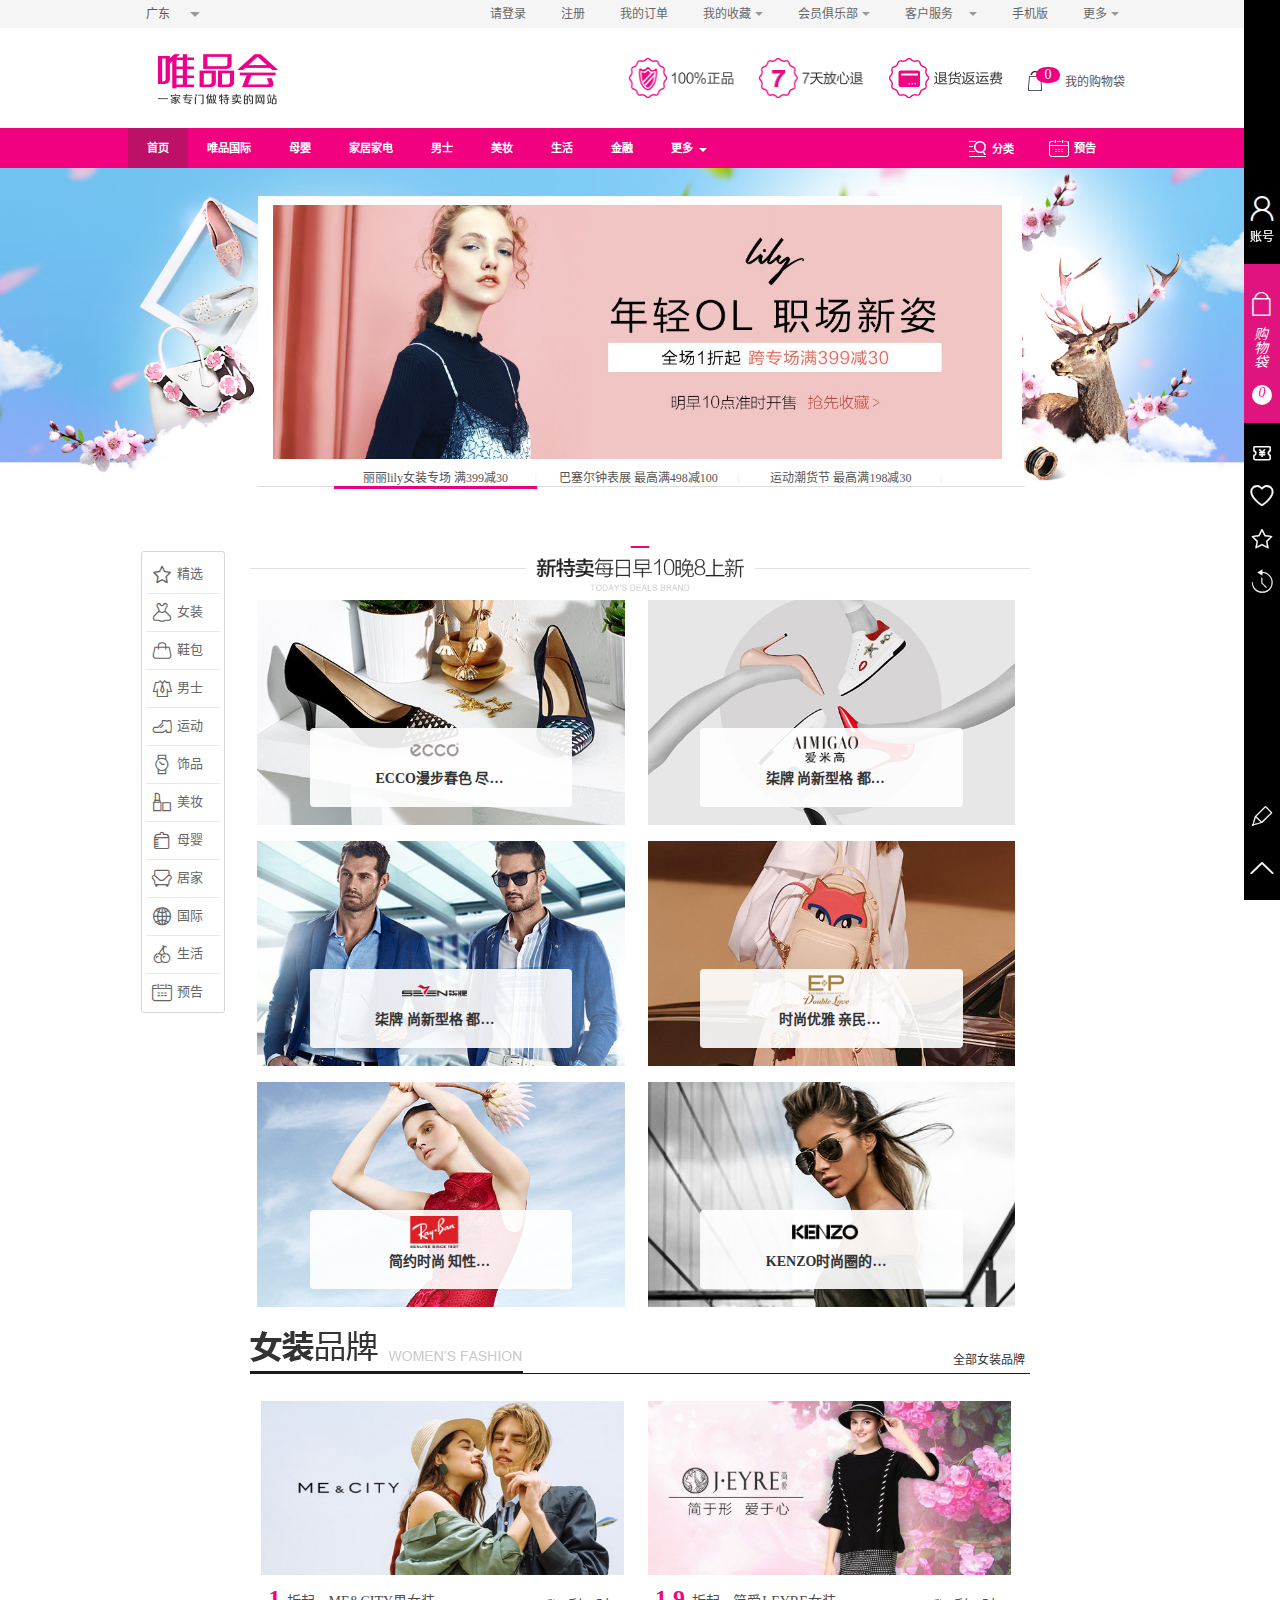
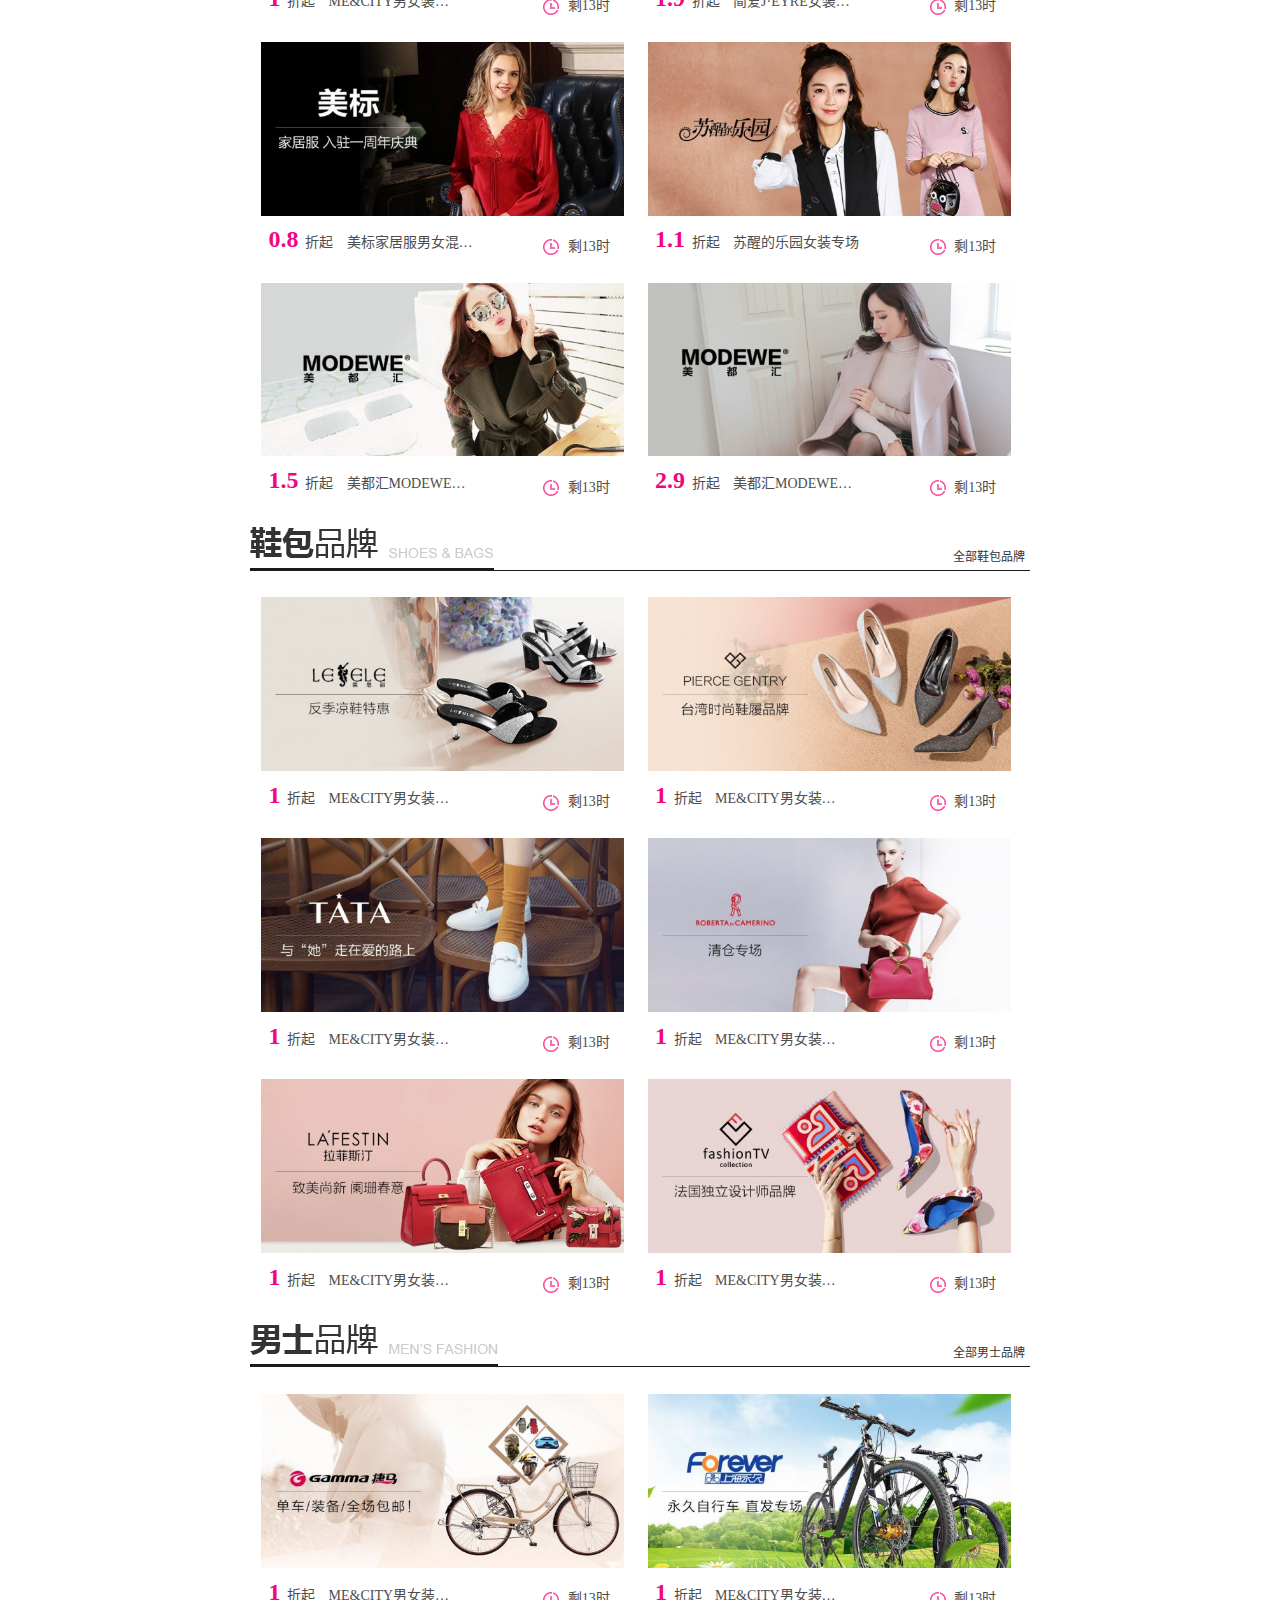
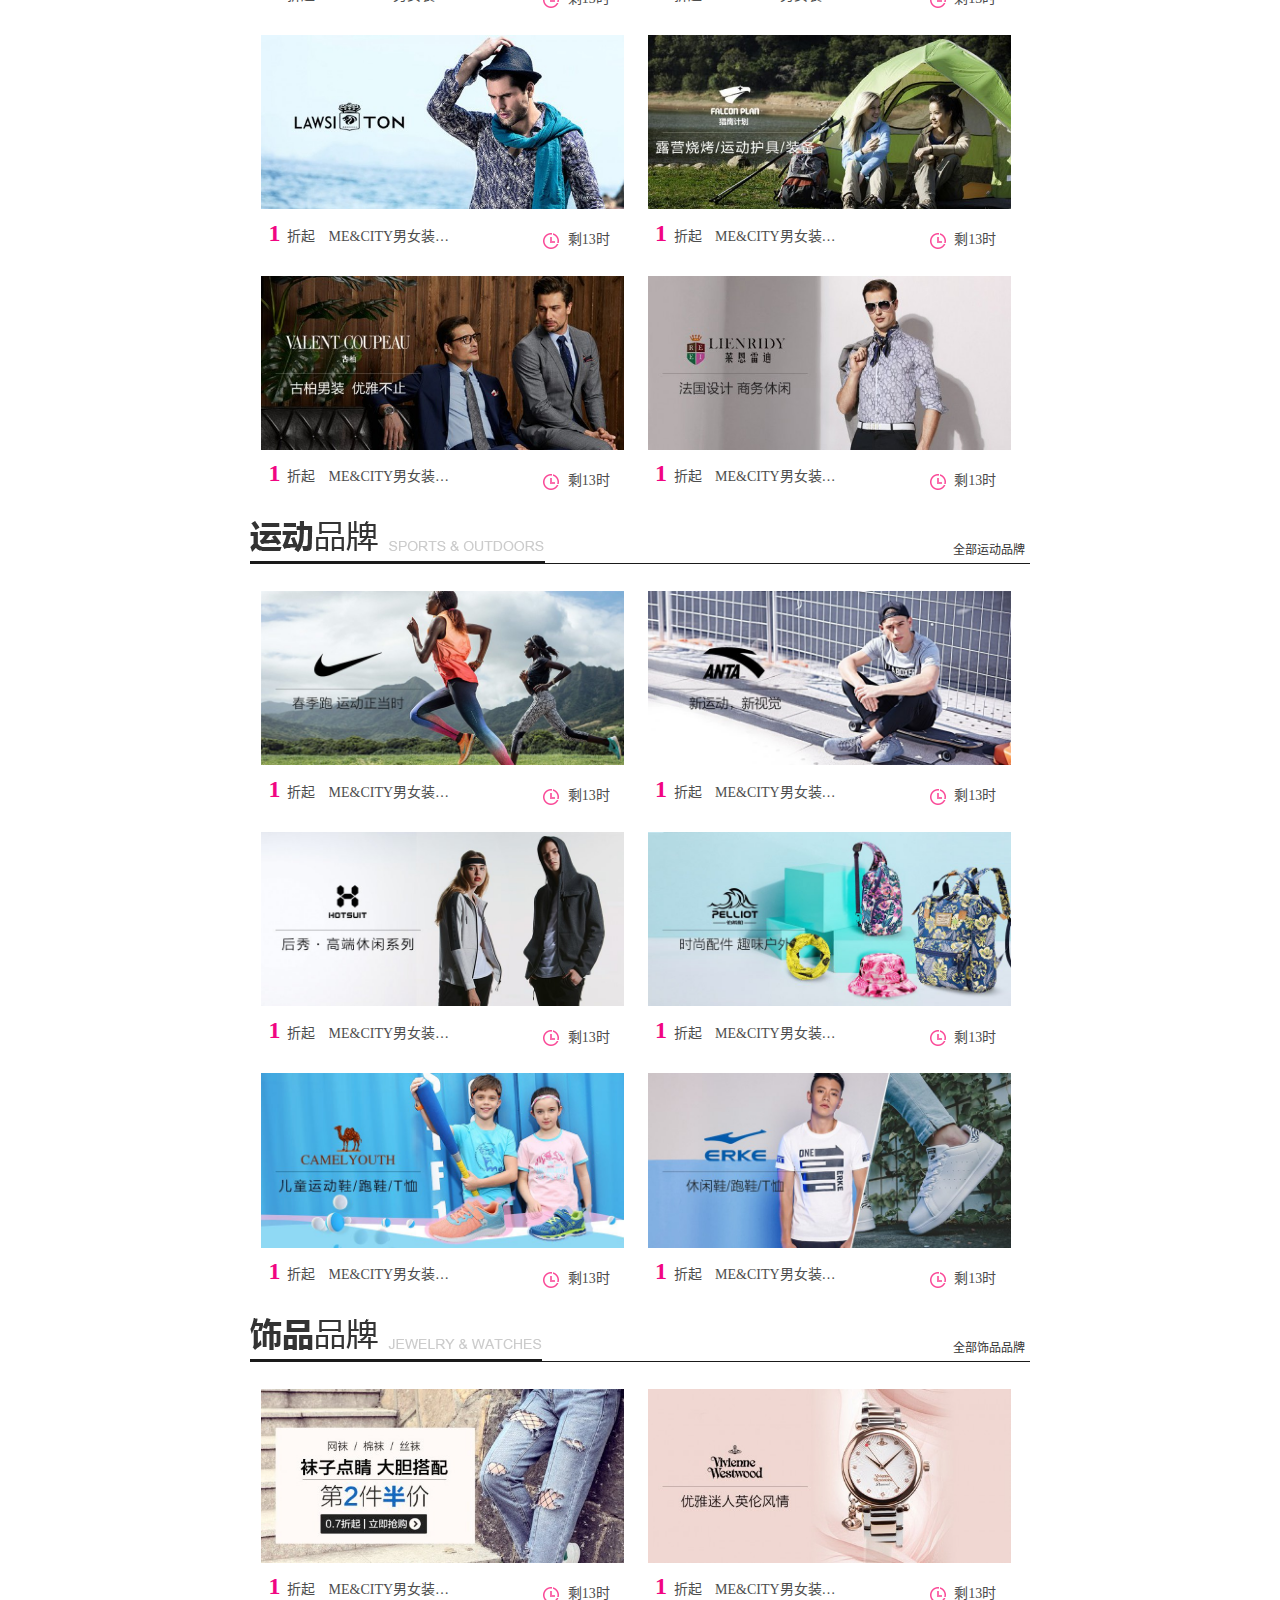
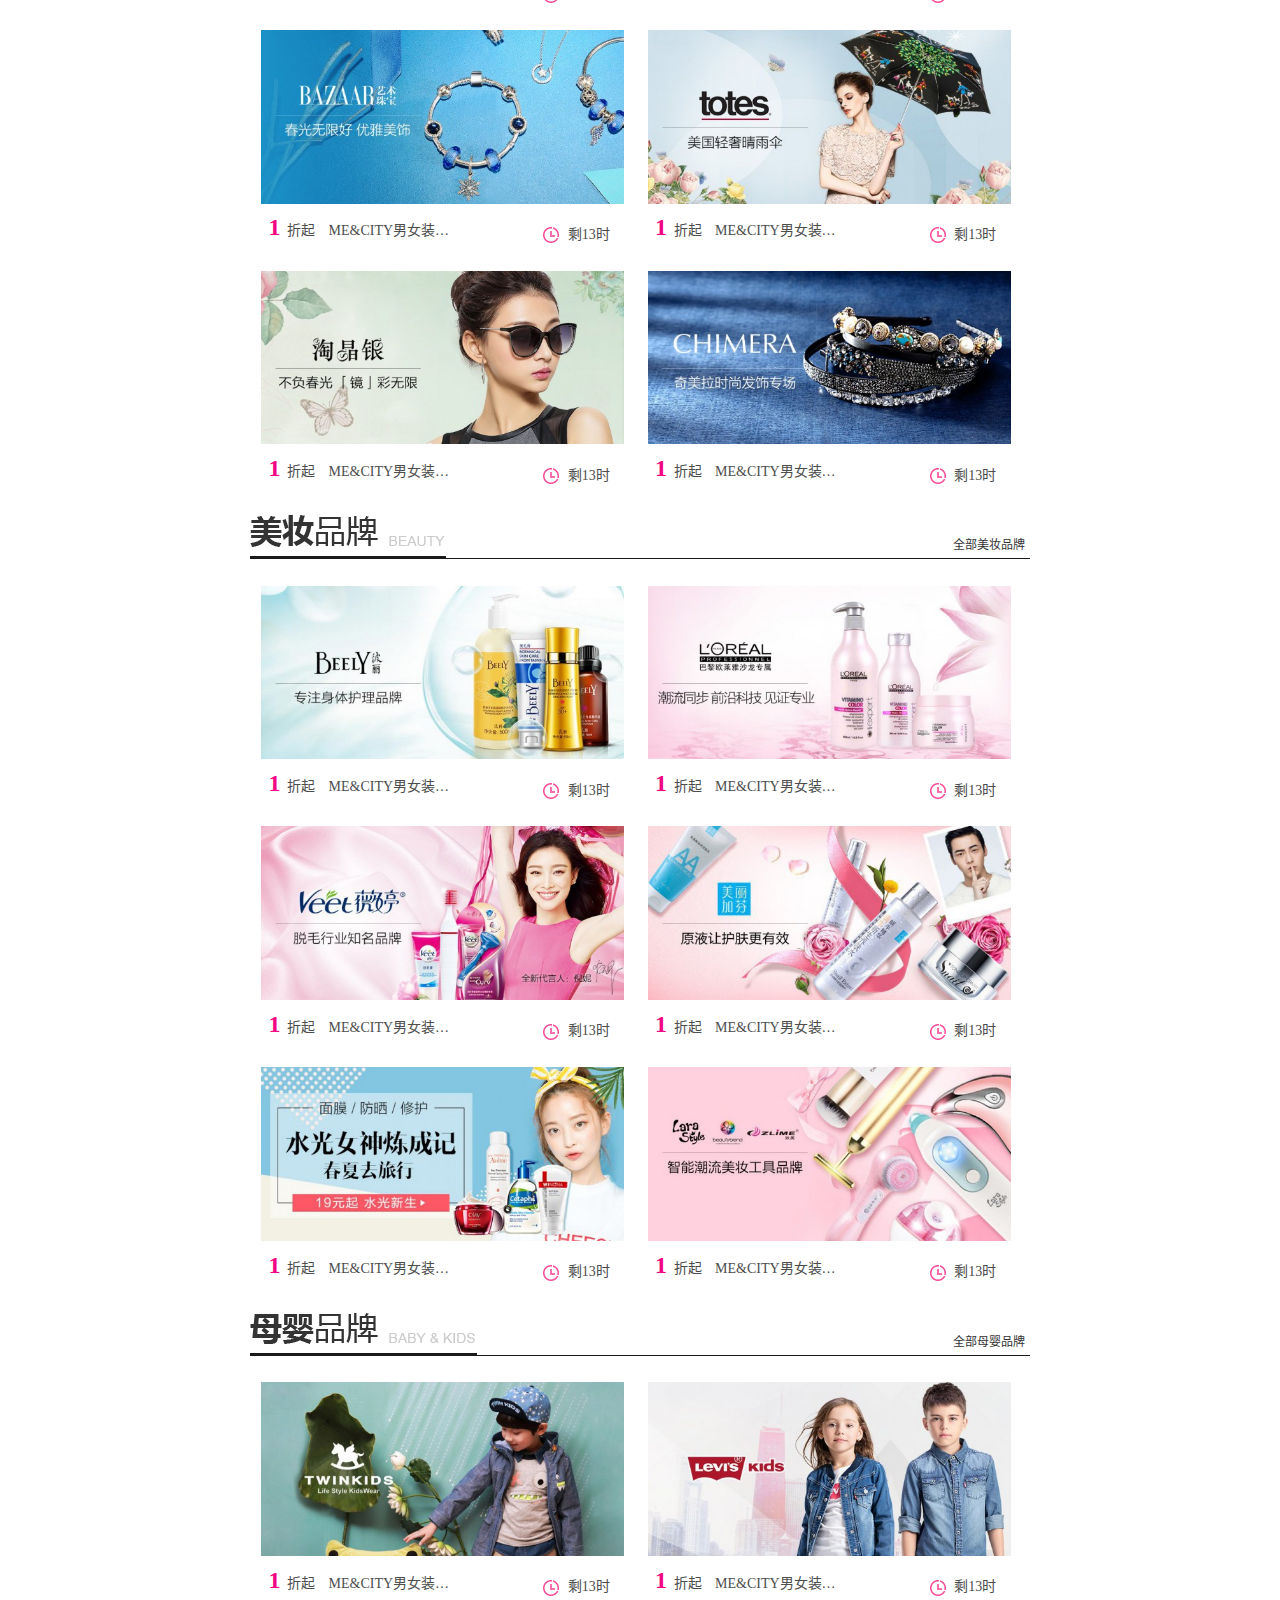
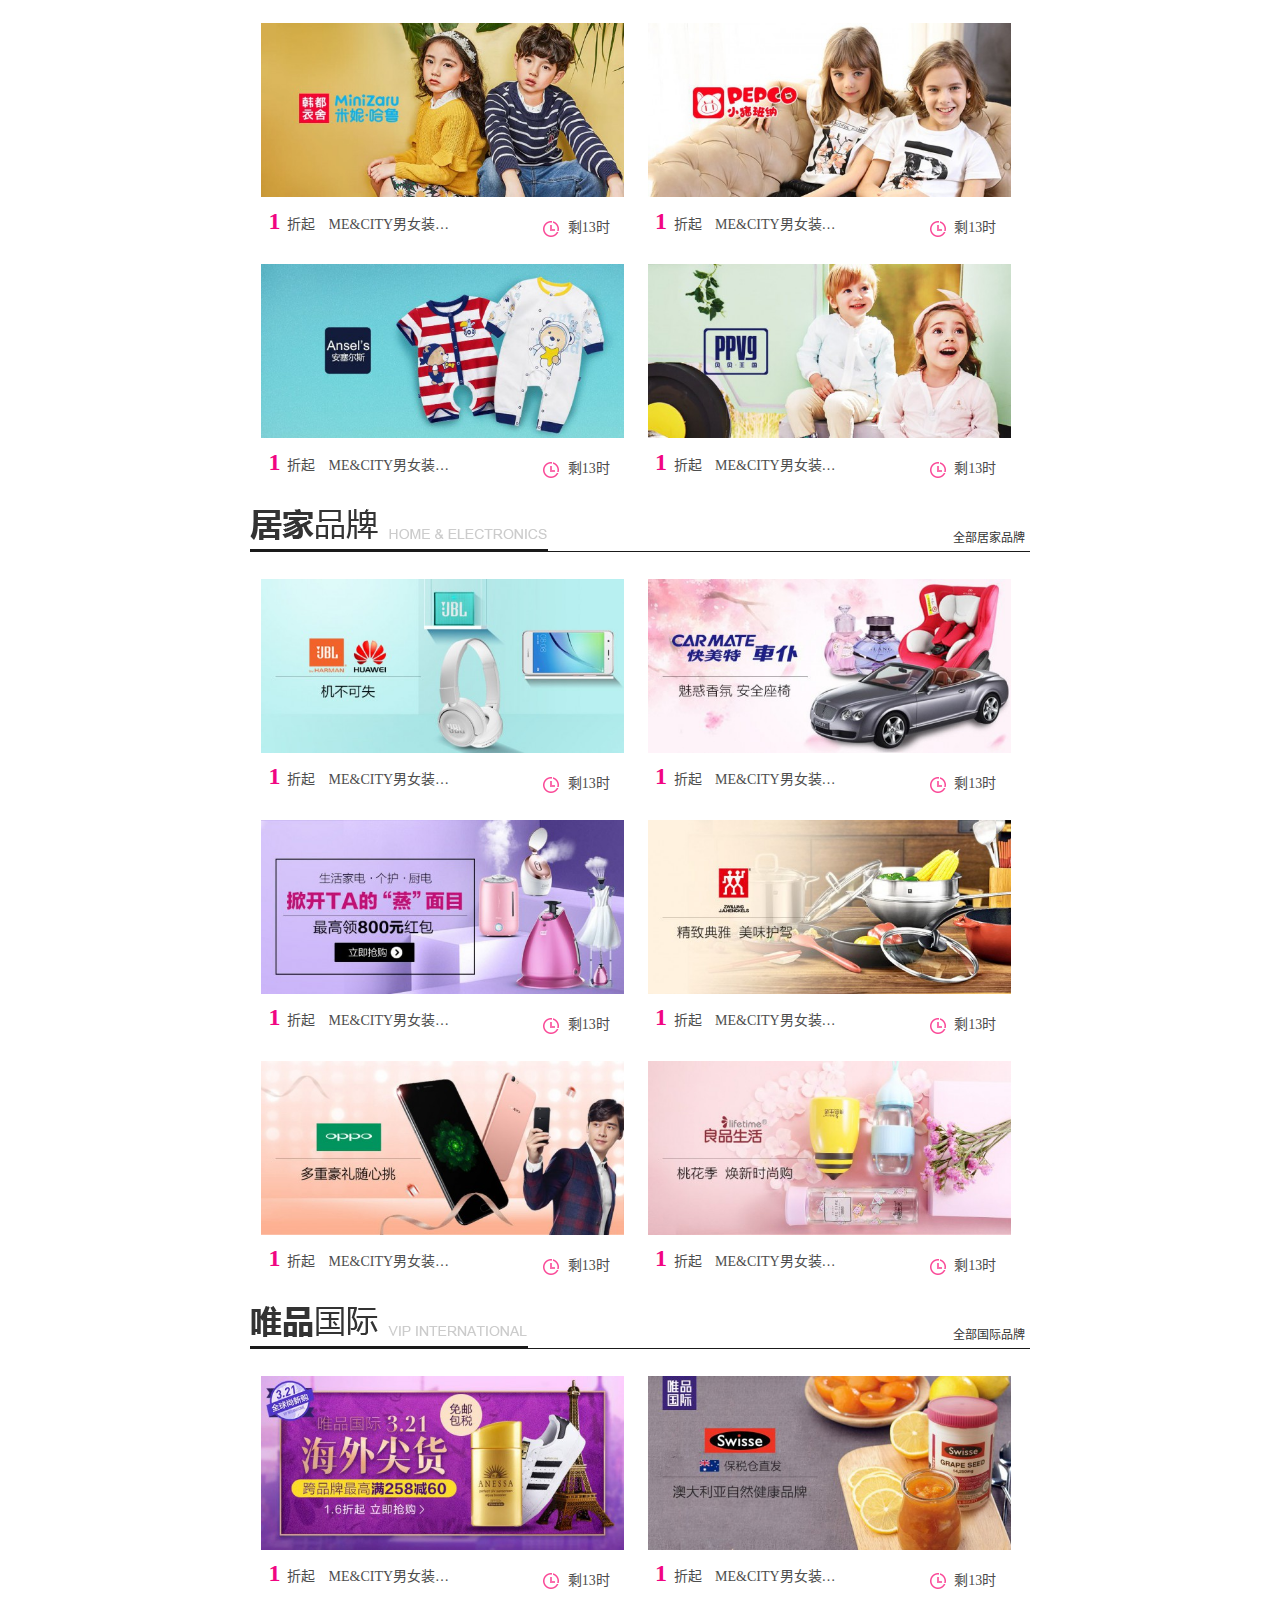
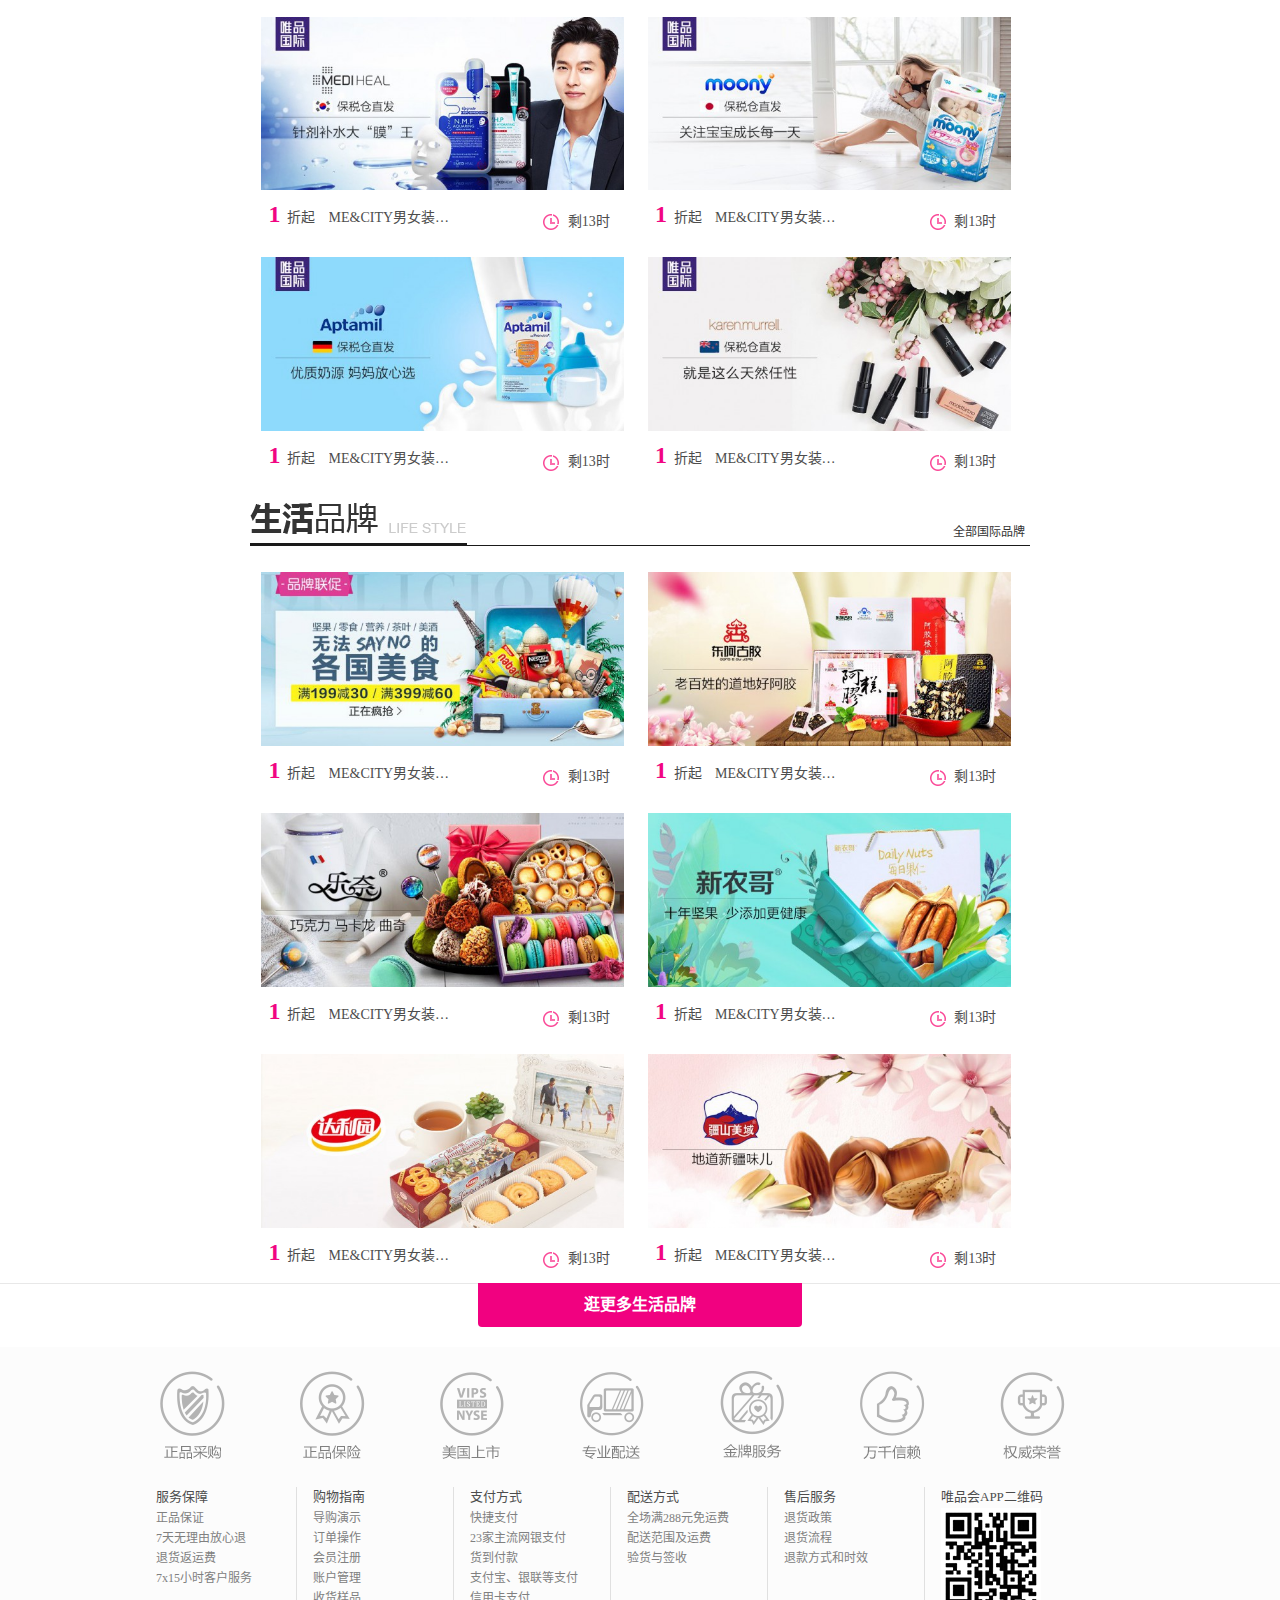
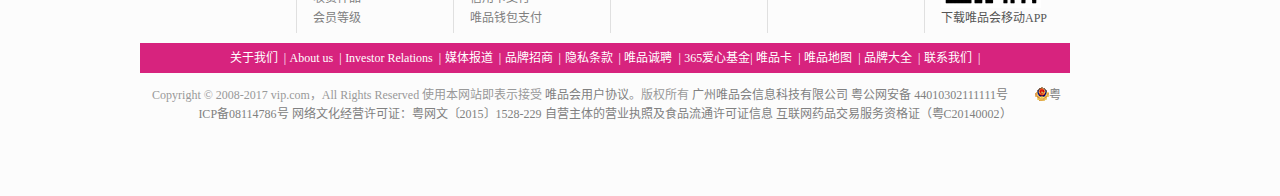
<file: index.html>
<!DOCTYPE html>
<html lang="zh-CN">
<head>
	<meta name="viewport" content="width=device-width,initial-scale=1.0,minimum-scale=1,maximum-scale=1,user-scalable=no" />
	<meta name="format-detection" content="telephone=no">
	<meta http-equiv="X-UA-Compatible" content="IE=edge" >
	<meta charset="utf-8">
	<title></title>
	<link rel="stylesheet" href="css/init.css">
	<link rel="stylesheet" href="css/header&footer.css">
	<link rel="stylesheet" href="css/index-main.css">
	<link rel="stylesheet" href="css/font.css">
	<link rel="stylesheet" href="css/response.css">
	<script src="js/jquery-1.7.2.js"></script>
	<script src="js/index-main.js"></script>
	<script>
		var iWidth = document.documentElement.clientWidth/16;  /* 业界常用比值 */

		// alert(iWidth);

		document.getElementsByTagName('html')[0].style.fontSize = iWidth + 'px';

	</script>
</head>
<body>
	<!-- 容器 -->
	<div class="box">
		<!-- 头部布局开始 -->
		<header id="header">
			<section class="head-top">
				<!-- 头部的top容器 -->
				<div class="HTbox">
					<!-- 选区 -->
					<div class="HTBsel">
						<i class="HTBSB-border"></i>
						<div class="HTBS-btn">
							<span id="HTBSB-celect">广东</span>
							<i class="HTBSB-dis"></i>
							
						</div>
						<!-- 选区容器 -->
						<div class="HTBS-box">
							<!-- 选区内容 -->
							<div class="HTBSB-inner">
								<!-- 城市下拉表格标题 -->
								<p class="sel-tit">请选择所在的收货地区</p>
								<!-- 城市下拉表格 -->
								<table class="sel-table">
									<tr>
										<th>A</th>
										<td><span>安徽</span><span>澳门</span></td>
									</tr>
									<tr>
										<th>B</th>
										<td><span>北京</span></td>
									</tr>
									<tr>
										<th>C</th>
										<td><span>重庆</span></td>
									</tr>
									<tr>
										<th>F</th>
										<td><span>福建</span></td>
									</tr>
									<tr>
										<th>G</th>
										<td>
											<span>广东</span>
											<span>广西</span>
											<span>贵州</span>
											<span>甘肃</span>
										</td>
									</tr>
									<tr>
										<th>H</th>
										<td>
											<span>河北</span>
											<span>河南</span>
											<span>黑龙江</span>
											<span>海南</span>
											<span>湖北</span>
											<span>湖南</span>
										</td>
									</tr>
									<tr>
										<th>J</th>
										<td>
											<span>江苏</span>
											<span>吉林</span>
											<span>江西</span>
										</td>
									</tr>
									<tr>
										<th>L</th>
										<td><span>辽宁</span></td>
									</tr>
									<tr>
										<th>N</th>
										<td>
											<span>内蒙古</span>
											<span>宁夏</span>
										</td>
									</tr>
									<tr>
										<th>Q</th>
										<td><span>青海</span></td>
									</tr>
									<tr>
										<th>S</th>
										<td>
											<span>上海</span>
											<span>山东</span>
											<span>山西</span>
											<span>四川</span>
											<span>陕西</span>
										</td>
									</tr>
									<tr>
										<th>T</th>
										<td>
											<span>台湾</span>
											<span>天津</span>
										</td>
									</tr>
									<tr>
										<th>X</th>
										<td>
											<span>西藏</span>
											<span>香港</span>
											<span>新疆</span>
										</td>
									</tr>
									<tr>
										<th>Y</th>
										<td><span>云南</span></td>
									</tr>
									<tr>
										<th>Z</th>
										<td><span>浙江</span></td>
									</tr>
								</table>
							</div>
						</div>
					</div>
					<!-- 头部top菜单栏 -->
					<ul class="HTBtool clearfix">
						<li class="HTBTL1">
							<a href="./login.html">请登录</a>
							<div class="HTBTL1-dis">
									<p class="border"></p>
									<div class="HTBTWD-top">
										<span class="HTBTWDT-img"></span>
										<span class="HTBTWDT-font">您好！ [请登录]</span>
									</div>
									<div class="HTBTWD-bottom">
										<ul class="HTBTWDB-left" >

											<li>我的收藏</li>
											<li>唯品钱包</li>
											<li>我的唯品币 </li>
										</ul>
										<ul class="HTBTWDB-right">
											<li>我的订单</li>
											<li>我的优惠券</li>
											<li>唯品金融</li>
										</ul>
									</div>
							</div>
						</li>
							
						<li><a href="./register.html">注册</a></li>
						<li><a href="">我的订单</a></li>
						<li class="HTBTL4">
							<a href="">我的收藏</a>
							<i class="HTBtool-dis"></i>
							<div class="HTBTL4-dis">
								<p class="border"></p>
								<span>收藏的品牌(0)</span>
								<span>收藏的商品(0)</span>
							</div>
						</li>
						<li class="HTBTL5">
							<a href="">会员俱乐部</a>
							<i class="HTBtool-dis"></i>
							<div class="HTBTL5-dis">
								<p class="border"></p>
								<ul>
									<li>俱乐部首页</li>
									<li>唯品币兑换</li>
									<li>免费抽大奖</li>
							</div>

						</li>
						<li class="HTBTL6">
							<a href="">客户服务&nbsp;&nbsp;&nbsp;</a>
							<i class="HTBtool-dis"></i>
							<div class="HTBTL6-dis">
								<p class="border"></p>
								<ul>
									<li>联系客服</li>
									<li>帮助中心</li>
									<li>服务中心</li>
									<li>知识产权投诉</li>
							</div>
						</li>
						<li class="HTBTL7">
							<a href="">手机版</a>
							<div class="HTBTL7-dis">
								<p class="border"></p>
								<img src="./images/sm.jpg" alt="">
								<h2>随时逛 及时抢</h2>
							</div>
						</li>
						<li class="HTBTL8">
							<a href=""> 更多</a>
							<i class="HTBtool-dis"></i>
							<div class="HTBTL8-dis">
								<p class="border"></p>
								<div class="top">
									<h5>合作专区</h5>
									<p>
										<span>联名卡申请</span>
										<span>唯品卡</span>
										<span>支付专区</span>
									</p>
								</div>
								<div class="buttom">
									<h5>关于我们</h5>
									<p>
										<span>Sell on vip</span>
										<span>品牌招商</span>
										<span>官方博客</span>
									</p>
								</div>
								
							</div>
						</li>
					</ul>

				</div>
			</section>

			<section class="head-main">
				<div class="HM-box">
					<div class="HMB-left"><img src="./images/logo.png" alt=""></div>
					<div class="HMB-right">
						<div class="HMBR-D1"><a href="javacript:void(0)"><img src="./images/tm-img1.png" alt=""></a></div>
						<div class="HMBR-D2"><a href="javacript:void(0)"><img src="./images/tm-img2.png" alt=""></a></div>
						<div class="HMBR-D3"><a href="javacript:void(0)"><img src="./images/tm-img3.png" alt=""></a></div>
						<div class="HMBR-D4">
							<div class="HMBRD4-box">
								<i class="bag"title="查看我的购物袋"></i>
								<span>我的购物袋</span>
								<p>0</p>
								<div class="HMBRD4D-dis">
									<i class="border"></i>
									<span>你的购物袋还没有商品，再去逛逛吧~</span>
								</div>
							</div>
						</div>
					</div>
				</div>
			</section>
			<nav id="nav">
				<div class="N-box">
					<ul class="NB-U1 clearfix">
						<li class="L1"><a href="javacript:void(0)">首页</a></li>
						<li><a href="javacript:void(0)">唯品国际</a></li>
						<li><a href="javacript:void(0)">母婴</a></li>
						<li><a href="javacript:void(0)">家居家电</a></li>
						<li><a href="javacript:void(0)">男士</a></li>
						<li><a href="javacript:void(0)">美妆</a></li>
						<li><a href="javacript:void(0)">生活</a></li>
						<li><a href="javacript:void(0)">金融</a></li>
						<li class="NBRU-L9">
							<a href="javacript:void(0)">更多<i></i></a>
							<div class="NBRUL9-dis clearfix">
								<a href="javascript:void(0)">
									<img src="./images/nav1.jpg" alt="" id="shade">
									<div class="shade-box">
										<p class="shade">女装</p>
									</div>
								</a>

								<a href="javascript:void(0)">
									<img src="./images/nav2.jpg" alt="">
									<div class="shade-box">
										<p class="shade">鞋包</p>
									</div>
								</a>
								<a href="./particulars.html">
									<img src="./images/nav3.jpg" alt="">
									<div class="shade-box">
										<p class="shade">配饰</p>
									</div>
								</a>
								<a href="javascript:void(0)">
									<img src="./images/nav4.jpg" alt="">
									<div class="shade-box">
										<p class="shade">运动</p>
									</div>
								</a>
								<a href="javascript:void(0)" >
									<img src="./images/nav5.jpg" alt="">
									<div class="shade-box">
										<p class="shade">爱丽奢</p>
									</div>
								</a>
							</div>
						</li>
					</ul>
					<ul class="NB-U2">
						<li>
						<a href=""><img src="./images/navsou.png" alt=""><span>分类</span></a>
						</li>
						<li>
						<a href=""><img src="./images/nav2.png" alt="">预告</a>
						</li>
					</ul>
				</div>
			</nav>
		</header>
		<!-- 头部布局结束 -->


		<!-- mian布局开始 -->
		<main>
			<!-- 轮播图布局开始 -->
			<section class="banner">
				<img src="./images/top_bg.jpg" alt="">
				<div class="MB-box">
					<div class="MBB-bannerbox">
						<div id="box">
							<img src="./images/banner1.jpg" alt="" id="1">
							<img src="./images/banner2.jpg" style="display:none;" alt="" id="2">
							<img src="./images/banner3.jpg" style="display:none;" alt="" id="3">
							<span class="btn-left"><i class="font">&#xe619;</i></span>
							<span class="btn-right"><i class="font">&#xe61b;</i></span>
						</div>
						
					</div>
					<ul id ="UL">
						<li class="Li"><a href="javacript:void(0)">丽丽lily女装专场 满399减30</a></li>
						<li><a href="javacript:void(0)">巴塞尔钟表展 最高满498减100</a></li>
						<li><a href="javacript:void(0)">运动潮货节 最高满198减30</a></li>
					</ul>
				</div>
			</section>
			<!-- 轮播图布局结束 -->

			<!-- 左边固定菜单栏布局开始 -->
			<div class="menu"id="left-fix">
				<div class="menu-box">
					<a href="#choiceness"id="index-f1"><span class="font color">&#xe901;</span><span class="title color">精选</span></a>
					<a href="#frock"id="index-f2"><span class="font">&#xe907;</span><span class="title">女装</span></a>
					<a href="#Shoes"id="index-f3"><span class="font">&#xe909;</span><span class="title">鞋包</span></a>
					<a href="#man"id="index-f4"><span class="font">&#xe906;</span><span class="title">男士</span></a>
					<a href="#exercise"id="index-f5"><span class="font">&#xe90b;</span><span class="title">运动</span></a>
					<a href="#decorations"id="index-f6"><span class="font">&#xe908;</span><span class="title">饰品</span></a>
					<a href="#makeup"id="index-f7"><span class="font">&#xe903;</span><span class="title">美妆</span></a>
					<a href="#infant"id="index-f8"><span class="font">&#xe90d;</span><span class="title">母婴</span></a>
					<a href="#living"id="index-f9"><span class="font">&#xe902;</span><span class="title">居家</span></a>
					<a href="#international"id="index-f10"><span class="font">&#xe900;</span><span class="title">国际</span></a>
					<a href="#life"id="index-f11"><span class="font">&#xe904;</span><span class="title">生活</span></a>
					<a href="javascript:void(0)"id="index-f12"><span class="font">&#xe90a;</span><span class="title">预告</span></a>
				</div>
			</div>
			<!-- 左边固定菜单栏布局结束 -->

			<!-- 中部内容布局开始 -->
			<div class="classify-box">
				<!-- 精选产品布局开始 -->
				<section class="choiceness clearfix" id="choiceness">
					<div class="choiceness-img">
						<img src="./images/choiceness.png" alt="">
					</div>
					<div class="choiceness-box clearfix">
						<div class="CB-div">
							<img src="./images/choiceness1.jpg" alt="">
							<a href="javascript:void(0)" class="lo">
								<img src="./images/logo1.png" alt="">
								<p class="title">ECCO漫步春色 尽享舒适</p>
							</a>
							<div class="CBD-dis">
								<div class="CBDD-top">
									<a href="javascript:void(0)" class="dity">
										<img src="./images/nvshoe1.jpg" alt="">
										<p class="title">¥1198</p>
									</a>
									<a href="javascript:void(0)" class="dity">
										<img src="./images/nvshoe2.jpg" alt="">
										<p class="title">¥1198</p>
									</a>
									<a href="javascript:void(0)" class="dity">
										<img src="./images/nvshoe3.jpg" alt="">
										<p class="title">¥1198</p>
									</a>
								</div>
								<div class="CBDD-bottom">
									<a href="javascript:void(0)">
										<img src="./images/logo1.png" alt="">
									</a>
									<a href="javascript:void(0)">
										<button class="btn1">
											<i class="font">&#xe60d;</i>
											<i class="title">收藏品牌</i>
										</button>
									</a>
									<a href="javascript:void(0)">
										<p class="enter">进入专场</p>
									</a>
								</div>
							</div>
						</div>
						<div class="CB-div">
							<img src="./images/choiceness2.jpg" alt="">
							<a href="javascript:void(0)" class="lo">
								<img src="./images/logo2.png" alt="">
								<p class="title">柒牌 尚新型格 都市风尚</p>
							</a>
							<div class="CBD-dis">
								<div class="CBDD-top">
									<a href="javascript:void(0)" class="dity">
										<img src="./images/nvshoe1.jpg" alt="">
										<p class="title">¥1198</p>
										</a>
									<a href="javascript:void(0)" class="dity">
										<img src="./images/nvshoe3.jpg" alt="">
										<p class="title">¥1198</p>
										</a>
									<a href="javascript:void(0)" class="dity">
										<img src="./images/nvshoe3.jpg" alt="">
										<p class="title">¥1198</p>
										</a>
								</div>
								<div class="CBDD-bottom">
									<a href="javascript:void(0)"><img src="./images/logo2.png" alt=""></a>
									<a href="javascript:void(0)">
										<button class="btn1">
											<i class="font">&#xe60d;</i>
											<i class="title">收藏品牌</i>
										</button>
									</a>
									<a href="javascript:void(0)">
										<p class="enter">进入专场</p>
									</a>
								</div>
							</div>
						</div>
						<div class="CB-div">
							<img src="./images/choiceness3.jpg" alt="">
							<a href="javascript:void(0)" class="lo">
								<img src="./images/logo3.png" alt="">
								<p class="title">柒牌 尚新型格 都市风尚</p>
							</a>
							<div class="CBD-dis">
								<div class="CBDD-top">
									<a href="javascript:void(0)" class="dity">
										<img src="./images/m1.jpg" alt="">
										<p class="title">¥1198</p>
										</a>
									<a href="javascript:void(0)" class="dity">
										<img src="./images/m2.jpg" alt="">
										<p class="title">¥1198</p>
										</a>
									<a href="javascript:void(0)" class="dity">
										<img src="./images/m3.jpg" alt="">
										<p class="title">¥1198</p>
										</a>
								</div>
								<div class="CBDD-bottom">
									<a href="javascript:void(0)"><img src="./images/logo3.png" alt=""></a>
									<a href="javascript:void(0)">
										<button class="btn1">
											<i class="font">&#xe60d;</i>
											<i class="title">收藏品牌</i>
										</button>
									</a>
									<a href="javascript:void(0)">
										<p class="enter">进入专场</p>
									</a>
								</div>
							</div>
						</div>
						<div class="CB-div">
							<img src="./images/choiceness4.jpg" alt="">
							<a href="javascript:void(0)" class="lo">
								<img src="./images/logo4.png" alt="">
								<p class="title title4">时尚优雅 亲民奢侈</p>
							</a>
							<div class="CBD-dis">
								<div class="CBDD-top">
									<a href="javascript:void(0)" class="dity">
										<img src="./images/bag1.jpg" alt="">
										<p class="title">¥1198</p>
										</a>
									<a href="javascript:void(0)" class="dity">
										<img src="./images/bag2.jpg" alt="">
										<p class="title">¥1198</p>
										</a>
									<a href="javascript:void(0)" class="dity">
										<img src="./images/bag3.jpg" alt="">
										<p class="title">¥1198</p>
										</a>
								</div>
								<div class="CBDD-bottom">
									<a href="javascript:void(0)"><img src="./images/logo4.png" alt=""></a>
									<a href="javascript:void(0)">
										<button class="btn1">
											<i class="font">&#xe60d;</i>
											<i class="title">收藏品牌</i>
										</button>
									</a>
									<a href="javascript:void(0)">
										<p class="enter">进入专场</p>
									</a>
								</div>
							</div>
						</div>
						<div class="CB-div">
							<img src="./images/choiceness5.jpg" alt="">
							<a href="javascript:void(0)" class="lo">
								<img src="./images/logo5.png" alt="">
								<p class="title title5"> 简约时尚 知性优雅</p>
							</a>
							<div class="CBD-dis">
								<div class="CBDD-top">
									<a href="javascript:void(0)" class="dity">
									<img src="./images/shoe1.jpg" alt="">
									<p class="title">¥2198</p>
									</a>
									<a href="javascript:void(0)" class="dity">
									<img src="./images/shoe2.jpg" alt="">
									<p class="title">¥2198</p>
									</a>
									<a href="javascript:void(0)" class="dity">
									<img src="./images/shoe3.jpg" alt="">
									<p class="title">¥2198</p>
									</a>
								</div>
								<div class="CBDD-bottom">
									<a href="javascript:void(0)"><img src="./images/logo5.png" alt=""></a>
									<a href="javascript:void(0)">
										<button class="btn1">
											<i class="font">&#xe60d;</i>
											<i class="title">收藏品牌</i>
										</button>
									</a>
									<a href="javascript:void(0)">
										<p class="enter">进入专场</p>
									</a>
								</div>
							</div>
						</div>
						<div class="CB-div">
							<img src="./images/choiceness6.jpg" alt="">
							<a href="javascript:void(0)" class="lo">
								<img src="./images/logo6.png" alt="">
								<p class="title">KENZO时尚圈的艺术收集者</p>
							</a>
							<div class="CBD-dis">
								<div class="CBDD-top">
									<a href="javascript:void(0)" class="dity">
										<img src="./images/glasses1.jpg" alt="">
										<p class="title">¥899</p>
										</a>
									<a href="javascript:void(0)" class="dity">
										<img src="./images/glasses1.jpg" alt="">
										<p class="title">¥899</p>
										</a>
									<a href="javascript:void(0)" class="dity">
										<img src="./images/glasses1.jpg" alt="">
										<p class="title">¥899</p>
										</a>
								</div>
								<div class="CBDD-bottom">
									<a href="javascript:void(0)"><img src="./images/logo6.png" alt=""></a>
									<a href="javascript:void(0)">
										<button class="btn1">
											<i class="font">&#xe60d;</i>
											<i class="title">收藏品牌</i>
										</button>
									</a>
									<a href="javascript:void(0)">
										<p class="enter">进入专场</p>
									</a>
								</div>
							</div>
						</div>
					</div>
				</section>
				<!-- 精选产品布局结束 -->

				<!-- 女装产品布局开始 -->
				<section class="frock"id="frock">
					<div class="frock-logobox">
						<img src="./images/frock-logo.png" alt="">
						<a href="javascript">全部女装品牌</a>
						<i class="font"></i>
					</div>
					<div class="frock-box">
						<div class="img">
							<!-- <button class="btn">
								<i class="font">&#xe60d;</i>
								<i class="title">收藏品牌</i>
							</button> -->
							<img src="./images/frock1.jpg" alt="">
							<div class="info">
								<span class="count">
									<span class="bg1">1</span>
									折起
								</span>
								<span class="name">ME&CITY男女装混合专场</span>
								<p class="time">
									<i></i>
									<span>剩13时</span>
								</p>
							</div>
						</div>
						<div class="img">
							<img src="./images/frock2.jpg" alt="">
							<div class="info">
								<span class="count">
									<span class="bg1">1.9</span>
									折起
								</span>
								<span class="name">简爱J·EYRE女装专场</span>
								<p class="time">
									<i></i>
									<span>剩13时</span>
								</p>
							</div>
						</div>
						<div class="img">
							<img src="./images/frock3.jpg" alt="">
							<div class="info">
								<span class="count">
									<span class="bg1">0.8</span>
									折起
								</span>
								<span class="name">美标家居服男女混合专场</span>
								<p class="time">
									<i></i>
									<span>剩13时</span>
								</p>
							</div>
						</div>
						<div class="img">
							<img src="./images/frock4.jpg" alt="">
							<div class="info">
								<span class="count">
									<span class="bg1">1.1</span>
									折起
								</span>
								<span class="name">苏醒的乐园女装专场</span>
								<p class="time">
									<i></i>
									<span>剩13时</span>
								</p>
							</div>
						</div>
						<div class="img">
							<img src="./images/frock5.jpg" alt="">
							<div class="info">
								<span class="count">
									<span class="bg1">1.5</span>
									折起
								</span>
								<span class="name">美都汇MODEWE女装清仓专场</span>
								<p class="time">
									<i></i>
									<span>剩13时</span>
								</p>
							</div>
						</div>
						<div class="img">
							<img src="./images/frock6.jpg" alt="">
							<div class="info">
								<span class="count">
									<span class="bg1">2.9</span>
									折起
								</span>
								<span class="name">美都汇MODEWE女装清仓专场</span>
								<p class="time">
									<i></i>
									<span>剩13时</span>
								</p>
							</div>
						</div>
					</div>
				</section>
				<!-- 女装产品布局结束 -->

				<!-- 鞋包产品布局开始 -->
				<section class="Shoes"id="Shoes">
					<div class="Shoes-logobox">
						<img src="./images/Shoeslogo.png" alt="">
						<a href="javascript">全部鞋包品牌 </a>
						<i class="font"></i>
					</div>
					<div class="Shoes-box">
						<div class="img">
						<img src="./images/Shoes1.jpg" alt="">
						<div class="info">
								<span class="count">
									<span class="bg1">1</span>
									折起
								</span>
								<span class="name">ME&CITY男女装混合专场</span>
								<p class="time">
									<i></i>
									<span>剩13时</span>
								</p>
							</div>
						</div>
						<div class="img">
							<img src="./images/Shoes2.jpg" alt="">
							<div class="info">
								<span class="count">
									<span class="bg1">1</span>
									折起
								</span>
								<span class="name">ME&CITY男女装混合专场</span>
								<p class="time">
									<i></i>
									<span>剩13时</span>
								</p>
							</div>
						</div>
						<div class="img">
							<img src="./images/Shoes3.jpg" alt="">
							<div class="info">
								<span class="count">
									<span class="bg1">1</span>
									折起
								</span>
								<span class="name">ME&CITY男女装混合专场</span>
								<p class="time">
									<i></i>
									<span>剩13时</span>
								</p>
							</div>
						</div>
						<div class="img">
							<img src="./images/Shoes4.jpg" alt="">
							<div class="info">
								<span class="count">
									<span class="bg1">1</span>
									折起
								</span>
								<span class="name">ME&CITY男女装混合专场</span>
								<p class="time">
									<i></i>
									<span>剩13时</span>
								</p>
							</div>
						</div>
						<div class="img">
							<img src="./images/Shoes5.jpg" alt="">
							<div class="info">
								<span class="count">
									<span class="bg1">1</span>
									折起
								</span>
								<span class="name">ME&CITY男女装混合专场</span>
								<p class="time">
									<i></i>
									<span>剩13时</span>
								</p>
							</div>
						</div>
						<div class="img">
							<img src="./images/Shoes6.jpg" alt="">
							<div class="info">
								<span class="count">
									<span class="bg1">1</span>
									折起
								</span>
								<span class="name">ME&CITY男女装混合专场</span>
								<p class="time">
									<i></i>
									<span>剩13时</span>
								</p>
							</div>
						</div>
					</div>
				</section>
				<!-- 鞋包产品布局结束 -->

				<!-- 男士产品布局开始 -->
				<section class="man"id="man">
					<div class="man-logobox">
						<img src="./images/manlogo.png" alt="">
						<a href="javascript">全部男士品牌</a>
						<i class="font"></i>
					</div>
					<div class="man-box">
						<div class="img">
							<img src="./images/man1.jpg" alt="">
							<div class="info">
								<span class="count">
									<span class="bg1">1</span>
									折起
								</span>
								<span class="name">ME&CITY男女装混合专场</span>
								<p class="time">
									<i></i>
									<span>剩13时</span>
								</p>
							</div>
						</div>
						<div class="img">
							<img src="./images/man2.jpg" alt="">
							<div class="info">
								<span class="count">
									<span class="bg1">1</span>
									折起
								</span>
								<span class="name">ME&CITY男女装混合专场</span>
								<p class="time">
									<i></i>
									<span>剩13时</span>
								</p>
							</div>
						</div>
						<div class="img">
							<img src="./images/man3.jpg" alt="">
							<div class="info">
								<span class="count">
									<span class="bg1">1</span>
									折起
								</span>
								<span class="name">ME&CITY男女装混合专场</span>
								<p class="time">
									<i></i>
									<span>剩13时</span>
								</p>
							</div>
						</div>
						<div class="img">
							<img src="./images/man4.jpg" alt="">
							<div class="info">
								<span class="count">
									<span class="bg1">1</span>
									折起
								</span>
								<span class="name">ME&CITY男女装混合专场</span>
								<p class="time">
									<i></i>
									<span>剩13时</span>
								</p>
							</div>
						</div>
						<div class="img">
							<img src="./images/man5.jpg" alt="">
							<div class="info">
								<span class="count">
									<span class="bg1">1</span>
									折起
								</span>
								<span class="name">ME&CITY男女装混合专场</span>
								<p class="time">
									<i></i>
									<span>剩13时</span>
								</p>
							</div>
						</div>
						<div class="img">
							<img src="./images/man6.jpg" alt="">
							<div class="info">
								<span class="count">
									<span class="bg1">1</span>
									折起
								</span>
								<span class="name">ME&CITY男女装混合专场</span>
								<p class="time">
									<i></i>
									<span>剩13时</span>
								</p>
							</div>
						</div>
					</div>
				</section>
				<!-- 男士产品布局结束 -->

				<!-- 运动产品布局开始 -->
				<section class="exercise"id="exercise">
					<div class="exercise-logobox">
						<img src="./images/exerciselogo.png" alt="">
						<a href="javascript">全部运动品牌</a>
						<i class="font"></i>
					</div>
					<div class="exercise-box">
						<div class="img">
							<img src="./images/exercise1.jpg" alt="">
							<div class="info">
								<span class="count">
									<span class="bg1">1</span>
									折起
								</span>
								<span class="name">ME&CITY男女装混合专场</span>
								<p class="time">
									<i></i>
									<span>剩13时</span>
								</p>
							</div>
						</div>
						<div class="img">
							<img src="./images/exercise2.jpg" alt="">
							<div class="info">
								<span class="count">
									<span class="bg1">1</span>
									折起
								</span>
								<span class="name">ME&CITY男女装混合专场</span>
								<p class="time">
									<i></i>
									<span>剩13时</span>
								</p>
							</div>
						</div>
						<div class="img">
							<img src="./images/exercise3.jpg" alt="">
							<div class="info">
								<span class="count">
									<span class="bg1">1</span>
									折起
								</span>
								<span class="name">ME&CITY男女装混合专场</span>
								<p class="time">
									<i></i>
									<span>剩13时</span>
								</p>
							</div>
						</div>
						<div class="img">
							<img src="./images/exercise4.jpg" alt="">
							<div class="info">
								<span class="count">
									<span class="bg1">1</span>
									折起
								</span>
								<span class="name">ME&CITY男女装混合专场</span>
								<p class="time">
									<i></i>
									<span>剩13时</span>
								</p>
							</div>
						</div>
						<div class="img">
							<img src="./images/exercise5.jpg" alt="">
							<div class="info">
								<span class="count">
									<span class="bg1">1</span>
									折起
								</span>
								<span class="name">ME&CITY男女装混合专场</span>
								<p class="time">
									<i></i>
									<span>剩13时</span>
								</p>
							</div>
						</div>
						<div class="img">
							<img src="./images/exercise6.jpg" alt="">
							<div class="info">
								<span class="count">
									<span class="bg1">1</span>
									折起
								</span>
								<span class="name">ME&CITY男女装混合专场</span>
								<p class="time">
									<i></i>
									<span>剩13时</span>
								</p>
							</div>
						</div>
					</div>
				</section>
				<!-- 运动产品布局结束 -->

				<!-- 饰品产品布局开始 -->
				<section class="decorations"id="decorations">
					<div class="decorations-logobox">
						<img src="./images/decorationslogo.png" alt="">
						<a href="javascript">全部饰品品牌</a>
						<i class="font"></i>
					</div>
					<div class="decorations-box">
						<div class="img">
							<img src="./images/decorations1.jpg" alt="">
							<div class="info">
								<span class="count">
									<span class="bg1">1</span>
									折起
								</span>
								<span class="name">ME&CITY男女装混合专场</span>
								<p class="time">
									<i></i>
									<span>剩13时</span>
								</p>
							</div>
						</div>
						<div class="img">
							<img src="./images/decorations2.jpg" alt="">

							<div class="info">
								<span class="count">
									<span class="bg1">1</span>
									折起
								</span>
								<span class="name">ME&CITY男女装混合专场</span>
								<p class="time">
									<i></i>
									<span>剩13时</span>
								</p>
							</div>
						</div>
						<div class="img">
							<img src="./images/decorations3.jpg" alt="">
							<div class="info">
								<span class="count">
									<span class="bg1">1</span>
									折起
								</span>
								<span class="name">ME&CITY男女装混合专场</span>
								<p class="time">
									<i></i>
									<span>剩13时</span>
								</p>
							</div>
						</div>
						<div class="img">
							<img src="./images/decorations4.jpg" alt="">
							<div class="info">
								<span class="count">
									<span class="bg1">1</span>
									折起
								</span>
								<span class="name">ME&CITY男女装混合专场</span>
								<p class="time">
									<i></i>
									<span>剩13时</span>
								</p>
							</div>
						</div>
						<div class="img">
							<img src="./images/decorations5.jpg" alt="">
							<div class="info">
								<span class="count">
									<span class="bg1">1</span>
									折起
								</span>
								<span class="name">ME&CITY男女装混合专场</span>
								<p class="time">
									<i></i>
									<span>剩13时</span>
								</p>
							</div>
						</div>
						<div class="img">
							<img src="./images/decorations6.jpg" alt="">
							<div class="info">
								<span class="count">
									<span class="bg1">1</span>
									折起
								</span>
								<span class="name">ME&CITY男女装混合专场</span>
								<p class="time">
									<i></i>
									<span>剩13时</span>
								</p>
							</div>
						</div>
					</div>
				</section>
				<!-- 饰品产品布局结束 -->

				<!-- 美妆产品布局开始 -->
				<section class="makeup"id="makeup">
					<div class="makeup-logobox">
						<img src="./images/makeuplogo.png" alt="">
						<a href="javascript">全部美妆品牌</a>
						<i class="font"></i>
					</div>
					
					<div class="makeup-box">
						<div class="img">
							<img src="./images/makeup1.jpg" alt="">
							<div class="info">
								<span class="count">
									<span class="bg1">1</span>
									折起
								</span>
								<span class="name">ME&CITY男女装混合专场</span>
								<p class="time">
									<i></i>
									<span>剩13时</span>
								</p>
							</div>
						</div>
						<div class="img">
							<img src="./images/makeup2.jpg" alt="">
							<div class="info">
								<span class="count">
									<span class="bg1">1</span>
									折起
								</span>
								<span class="name">ME&CITY男女装混合专场</span>
								<p class="time">
									<i></i>
									<span>剩13时</span>
								</p>
							</div>
						</div>
						<div class="img">
							<img src="./images/makeup3.jpg" alt="">
							<div class="info">
								<span class="count">
									<span class="bg1">1</span>
									折起
								</span>
								<span class="name">ME&CITY男女装混合专场</span>
								<p class="time">
									<i></i>
									<span>剩13时</span>
								</p>
							</div>
						</div>
						<div class="img">
							<img src="./images/makeup4.jpg" alt="">
							<div class="info">
								<span class="count">
									<span class="bg1">1</span>
									折起
								</span>
								<span class="name">ME&CITY男女装混合专场</span>
								<p class="time">
									<i></i>
									<span>剩13时</span>
								</p>
							</div>
						</div>
						<div class="img">
							<img src="./images/makeup5.jpg" alt="">
							<div class="info">
								<span class="count">
									<span class="bg1">1</span>
									折起
								</span>
								<span class="name">ME&CITY男女装混合专场</span>
								<p class="time">
									<i></i>
									<span>剩13时</span>
								</p>
							</div>
						</div>
						<div class="img">
							<img src="./images/makeup6.jpg" alt="">
							<div class="info">
								<span class="count">
									<span class="bg1">1</span>
									折起
								</span>
								<span class="name">ME&CITY男女装混合专场</span>
								<p class="time">
									<i></i>
									<span>剩13时</span>
								</p>
							</div>
						</div>
					</div>
				</section>
				<!-- 美妆产品布局结束 -->

				<!-- 母婴产品布局开始 -->
				<section class="infant"id="infant">
					<div class="infant-logobox">
						<img src="./images/infantlogo.png" alt="">
						<a href="javascript">全部母婴品牌</a>
						<i class="font"></i>
					</div>
					<div class="infant-box">
						<div class="img">
							<img src="./images/infant1.jpg" alt="">
							<div class="info">
								<span class="count">
									<span class="bg1">1</span>
									折起
								</span>
								<span class="name">ME&CITY男女装混合专场</span>
								<p class="time">
									<i></i>
									<span>剩13时</span>
								</p>
							</div>
						</div>
						<div class="img">
							<img src="./images/infant2.jpg" alt="">
							<div class="info">
								<span class="count">
									<span class="bg1">1</span>
									折起
								</span>
								<span class="name">ME&CITY男女装混合专场</span>
								<p class="time">
									<i></i>
									<span>剩13时</span>
								</p>
							</div>
						</div>
						<div class="img">
							<img src="./images/infant3.jpg" alt="">
							<div class="info">
								<span class="count">
									<span class="bg1">1</span>
									折起
								</span>
								<span class="name">ME&CITY男女装混合专场</span>
								<p class="time">
									<i></i>
									<span>剩13时</span>
								</p>
							</div>
						</div>
						<div class="img">
							<img src="./images/infant4.jpg" alt="">
							<div class="info">
								<span class="count">
									<span class="bg1">1</span>
									折起
								</span>
								<span class="name">ME&CITY男女装混合专场</span>
								<p class="time">
									<i></i>
									<span>剩13时</span>
								</p>
							</div>
						</div>
						<div class="img">
							<img src="./images/infant5.jpg" alt="">
							<div class="info">
								<span class="count">
									<span class="bg1">1</span>
									折起
								</span>
								<span class="name">ME&CITY男女装混合专场</span>
								<p class="time">
									<i></i>
									<span>剩13时</span>
								</p>
							</div>
						</div>
						<div class="img">
							<img src="./images/infant6.jpg" alt="">
							<div class="info">
								<span class="count">
									<span class="bg1">1</span>
									折起
								</span>
								<span class="name">ME&CITY男女装混合专场</span>
								<p class="time">
									<i></i>
									<span>剩13时</span>
								</p>
							</div>
						</div>
					</div>
				</section>
				<!-- 母婴产品布局结束 -->

				<!-- 居家产品布局开始 -->
				<section class="living"id="living">
					<div class="living-logobox">
						<img src="./images/livinglogo.png" alt="">
						<a href="javascript">全部居家品牌</a>
						<i class="font"></i>
					</div>
					<div class="living-box">
						<div class="img">
							<img src="./images/living1.jpg" alt="">
							<div class="info">
								<span class="count">
									<span class="bg1">1</span>
									折起
								</span>
								<span class="name">ME&CITY男女装混合专场</span>
								<p class="time">
									<i></i>
									<span>剩13时</span>
								</p>
							</div>
						</div>
						<div class="img">
							<img src="./images/living2.jpg" alt="">
							<div class="info">
								<span class="count">
									<span class="bg1">1</span>
									折起
								</span>
								<span class="name">ME&CITY男女装混合专场</span>
								<p class="time">
									<i></i>
									<span>剩13时</span>
								</p>
							</div>
						</div>
						<div class="img">
							<img src="./images/living3.jpg" alt="">
							<div class="info">
								<span class="count">
									<span class="bg1">1</span>
									折起
								</span>
								<span class="name">ME&CITY男女装混合专场</span>
								<p class="time">
									<i></i>
									<span>剩13时</span>
								</p>
							</div>
						</div>
						<div class="img">
							<img src="./images/living4.jpg" alt="">
							<div class="info">
								<span class="count">
									<span class="bg1">1</span>
									折起
								</span>
								<span class="name">ME&CITY男女装混合专场</span>
								<p class="time">
									<i></i>
									<span>剩13时</span>
								</p>
							</div>
						</div>
						<div class="img">
							<img src="./images/living5.jpg" alt="">
							<div class="info">
								<span class="count">
									<span class="bg1">1</span>
									折起
								</span>
								<span class="name">ME&CITY男女装混合专场</span>
								<p class="time">
									<i></i>
									<span>剩13时</span>
								</p>
							</div>
						</div>
						<div class="img">
							<img src="./images/living6.jpg" alt="">
							<div class="info">
								<span class="count">
									<span class="bg1">1</span>
									折起
								</span>
								<span class="name">ME&CITY男女装混合专场</span>
								<p class="time">
									<i></i>
									<span>剩13时</span>
								</p>
							</div>
						</div>
					</div>
				</section>
				<!-- 居家产品布局结束 -->

				<!-- 国际产品布局开始 -->
				<section class="international"id="international">
					<div class="international-logobox">
						<img src="./images/internationallogo.png" alt="">
						<a href="javascript">全部国际品牌</a>
						<i class="font"></i>
					</div>
					<div class="international-box">
						<div class="img">
							<img src="./images/international1.jpg" alt="">
							<div class="info">
								<span class="count">
									<span class="bg1">1</span>
									折起
								</span>
								<span class="name">ME&CITY男女装混合专场</span>
								<p class="time">
									<i></i>
									<span>剩13时</span>
								</p>
							</div>
						</div>
						<div class="img">
							<img src="./images/international2.jpg" alt="">
							<div class="info">
								<span class="count">
									<span class="bg1">1</span>
									折起
								</span>
								<span class="name">ME&CITY男女装混合专场</span>
								<p class="time">
									<i></i>
									<span>剩13时</span>
								</p>
							</div>
						</div>
						<div class="img">
							<img src="./images/international3.jpg" alt="">
							<div class="info">
								<span class="count">
									<span class="bg1">1</span>
									折起
								</span>
								<span class="name">ME&CITY男女装混合专场</span>
								<p class="time">
									<i></i>
									<span>剩13时</span>
								</p>
							</div>
						</div>
						<div class="img">
							<img src="./images/international4.jpg" alt="">
							<div class="info">
								<span class="count">
									<span class="bg1">1</span>
									折起
								</span>
								<span class="name">ME&CITY男女装混合专场</span>
								<p class="time">
									<i></i>
									<span>剩13时</span>
								</p>
							</div>
						</div>
						<div class="img">
							<img src="./images/international5.jpg" alt="">
							<div class="info">
								<span class="count">
									<span class="bg1">1</span>
									折起
								</span>
								<span class="name">ME&CITY男女装混合专场</span>
								<p class="time">
									<i></i>
									<span>剩13时</span>
								</p>
							</div>
						</div>
						<div class="img">
							<img src="./images/international6.jpg" alt="">
							<div class="info">
								<span class="count">
									<span class="bg1">1</span>
									折起
								</span>
								<span class="name">ME&CITY男女装混合专场</span>
								<p class="time">
									<i></i>
									<span>剩13时</span>
								</p>
							</div>
						</div>
					</div>
				</section>
				<!-- 国际产品布局结束 -->

				<!-- 生活产品布局开始 -->
				<section class="life"id="life">
					<div class="life-logobox">
						<img src="./images/lifelogo.png" alt="">
						<a href="javascript">全部国际品牌</a>
						<i class="font"></i>
					</div>
					<div class="life-box">
						<div class="img">
							<img src="./images/life1.jpg" alt="">
							<div class="info">
								<span class="count">
									<span class="bg1">1</span>
									折起
								</span>
								<span class="name">ME&CITY男女装混合专场</span>
								<p class="time">
									<i></i>
									<span>剩13时</span>
								</p>
							</div>
						</div>
						<div class="img">
							<img src="./images/life2.jpg" alt="">
							<div class="info">
								<span class="count">
									<span class="bg1">1</span>
									折起
								</span>
								<span class="name">ME&CITY男女装混合专场</span>
								<p class="time">
									<i></i>
									<span>剩13时</span>
								</p>
							</div>
						</div>
						<div class="img">
							<img src="./images/life3.jpg" alt="">
							<div class="info">
								<span class="count">
									<span class="bg1">1</span>
									折起
								</span>
								<span class="name">ME&CITY男女装混合专场</span>
								<p class="time">
									<i></i>
									<span>剩13时</span>
								</p>
							</div>
						</div>
						<div class="img">
							<img src="./images/life4.jpg" alt="">
							<div class="info">
								<span class="count">
									<span class="bg1">1</span>
									折起
								</span>
								<span class="name">ME&CITY男女装混合专场</span>
								<p class="time">
									<i></i>
									<span>剩13时</span>
								</p>
							</div>
						</div>
						<div class="img">
							<img src="./images/life5.jpg" alt="">
							<div class="info">
								<span class="count">
									<span class="bg1">1</span>
									折起
								</span>
								<span class="name">ME&CITY男女装混合专场</span>
								<p class="time">
									<i></i>
									<span>剩13时</span>
								</p>
							</div>
						</div>
						<div class="img">
							<img src="./images/life6.jpg" alt="">
							<div class="info">
								<span class="count">
									<span class="bg1">1</span>
									折起
								</span>
								<span class="name">ME&CITY男女装混合专场</span>
								<p class="time">
									<i></i>
									<span>剩13时</span>
								</p>
							</div>
						</div>
					</div>
				</section>
				<!-- 生活产品布局结束 -->
				
				<!-- 分类尾部布局 -->
				<div class="classify-over">
					<a href="javacript:void(0)">逛更多生活品牌</a>
				</div>
				<!-- 分类尾部布局结束 -->
			</div>
			<!-- 中部内容布局开始 -->
		</main>
		<!-- mian布局结束-->
		<!-- 尾部布局开始 -->
		<footer>
			<div class="F-box clearfix">
				<ul class="F-vip">
					<li><i class="FV-i1 vip">正品采购</i></li>
					<li><i class="FV-i2 vip">正品保险</i></li>
					<li><i class="FV-i3 vip">美国上市</i></li>
					<li><i class="FV-i4 vip">专业配送</i></li>
					<li><i class="FV-i5 vip">金牌服务</i></li>
					<li><i class="FV-i6 vip">万千信赖</i></li>
					<li><i class="FV-i7 vip">权威荣誉</i></li>
				</ul>
				<div class="F-list">
					<dl class="FL-main">

						<dt>服务保障</dt>
						<dd><a href="javacript:void(0)">正品保证</a></dd>
						<dd><a href="javacript:void(0)">7天无理由放心退</a></dd>
						<dd><a href="javacript:void(0)">退货返运费</a></dd>
						<dd><a href="javacript:void(0)">7x15小时客户服务</a></dd>
					</dl>
					<dl class="FL-main">
						<dt>购物指南</dt>
						<dd><a href="javacript:void(0)">导购演示</a></dd>
						<dd><a href="javacript:void(0)">订单操作</a></dd>
						<dd><a href="javacript:void(0)">会员注册</a></dd>
						<dd><a href="javacript:void(0)">账户管理</a></dd>
						<dd><a href="javacript:void(0)">收货样品</a></dd>
						<dd><a href="javacript:void(0)">会员等级</a></dd>
					</dl>

					<dl class="FL-main">
						<dt>支付方式</dt>
						<dd><a href="javacript:void(0)">快捷支付</a></dd>
						<dd><a href="javacript:void(0)">23家主流网银支付</a></dd>
						<dd><a href="javacript:void(0)">货到付款</a></dd>
						<dd><a href="javacript:void(0)">支付宝、银联等支付</a></dd>
						<dd><a href="javacript:void(0)">信用卡支付</a></dd>
						<dd><a href="javacript:void(0)">唯品钱包支付</a></dd>
					</dl>

					<dl class="FL-main">
						<dt>配送方式</dt>
						<dd><a href="javacript:void(0)">全场满288元免运费
						<dd><a href="javacript:void(0)">配送范围及运费</a></dd>
						<dd><a href="javacript:void(0)">验货与签收</a></dd>
					</dl>

					<dl class="FL-main">
						<dt>售后服务</dt>
						<dd><a href="javacript:void(0)">退货政策</a></dd>
						<dd><a href="javacript:void(0)">退货流程</a></dd>
						<dd><a href="javacript:void(0)">退款方式和时效</a></dd>
					</dl>
					<dl class="FL-main border">
						<dt>唯品会APP二维码</dt>
						<dd><img src="./images/footer-sm.png" alt=""></dd>
						<dd style="font-size:12px";>下载唯品会移动APP</dd>
					</dl>
				</div>
				<div class="F-inwe clearfix">
					<p class="FI-top">
						<a href="javacript:void(0)">关于我们&nbsp;&nbsp;|</a>
						<a href="javacript:void(0)">About us&nbsp;&nbsp;|</a>
						<a href="javacript:void(0)">Investor Relations&nbsp;&nbsp;|</a>
						
						<a href="javacript:void(0)">媒体报道&nbsp;&nbsp;|</a>
						<a href="javacript:void(0)">品牌招商&nbsp;&nbsp;|</a>
						<a href="javacript:void(0)">隐私条款&nbsp;&nbsp;|</a>
						<a href="javacript:void(0)">唯品诚聘&nbsp;&nbsp;|</a>
						<a href="javacript:void(0)">365爱心基金|</a>
						<a href="javacript:void(0)">唯品卡&nbsp;&nbsp;|</a>
						<a href="javacript:void(0)">唯品地图&nbsp;&nbsp;|</a>
						<a href="javacript:void(0)">品牌大全&nbsp;&nbsp;|</a>
						<a href="javacript:void(0)">联系我们&nbsp;&nbsp;|</a>
					</p>
					<p class="FI-bottom">
	        			&nbsp;Copyright © 2008-2017 vip.com，All Rights Reserved  使用本网站即表示接受
						<a href="javacript:void(0)">唯品会用户协议</a>。版权所有 
						<a href="javacript:void(0)">广州唯品会信息科技有限公司</a>
						<a href="javacript:void(0)">粤公网安备 44010302111111号</a>
						<a href="javacript:void(0)">&nbsp;&nbsp;&nbsp;&nbsp;&nbsp;&nbsp;&nbsp;&nbsp;<img src="./images/ga.png" alt="">粤ICP备08114786号</a>
						<a href="javacript:void(0)">网络文化经营许可证：粤网文〔2015〕1528-229</a>
						<a href="javacript:void(0)">自营主体的营业执照及食品流通许可证信息</a>
						<a href="javacript:void(0)">互联网药品交易服务资格证（粤C20140002）</a>
						<a href="javacript:void(0)"></a>
					</p>
				</div>
				<div class="F-footer"style="display:none">
					<p>
						<a href="javacript:void(0)" class="FB-img1"></a>
						<a href="javacript:void(0)" class="FB-img2"></a>
						<a href="javacript:void(0)" class="FB-img3"></a>
						<a href="javacript:void(0)" class="FB-img4"></a>
						<a href="javacript:void(0)" class="FB-img5"></a>
						<a href="javacript:void(0)" class="FB-img6"></a>
						<a href="javacript:void(0)" class="FB-img7"></a>
					</p>

				</div>
			</div>
		</footer>
		<!-- 尾部布局结束 -->

		<!-- 右边固定菜单栏开始 -->
		<div id="right-fix">
			<div class="RF-box">
				<div id="RFB-top">
					<ul class="RFBT-ul">
						<li>
							<i class="iconfont">&#xe615;</i>
							<i class="title iconfont">账号</i>
							<div class="RFBTU1-login">
								<img src="./images/RFBTU1-login-img.jpg" alt="">
								<p class="title">你好！请登录&nbsp;|&nbsp;注册</p>
								<div class="B-top">
									<p class="left"><i></i>我的订单</p>
									<p class="right"><i></i>我的消息</p>
								</div>
								<div class="B-bottom">
									<a href="javascript:void(0)">会员俱乐部</a>
								</div>
							</div>
						</li>
						<li class="RFBTUL-L2">
							<div class="L2-box">
								<i class="iconfont">&#xe611;</i><i class="title">购物袋</i>
								<i class="cir">0</i>
							</div>
						</li>
						<li>
							<i class="iconfont">&#xe614;</i>
							<p class="dis">我的优惠券</p>
						</li>
						<li>
							<i class="iconfont">&#xe610;</i>
							<p class="dis">我收藏的品牌</p>
						</li>
						<li>
							<i class="iconfont">&#xe613;</i>
							<p class="dis">我收藏的商品</p>
						</li>
						<li>
							<i class="iconfont">&#xe60f;</i>
							<p class="dis">我的足迹</p>
						</li>
					</ul>
				</div>
				<div class="RFB-bottom">
					<ul>
						<li>
							<i class="iconfont">&#xe612;</i>
							<p class="dis1 dis">会员反馈</p>
						</li>
						<li>
							<a href="#header">
								<i class="iconfont">&#xe60e;</i>
								<p class="dis2 dis">返回顶部</p>
							</a>
						</li>
					</ul>
					
					
				</div>
			</div>
		</div>
		<!-- 右边固定菜单栏结束 -->
	</div>
	<a href="#nvzhuang"></a>
</body>

</html>
</file>
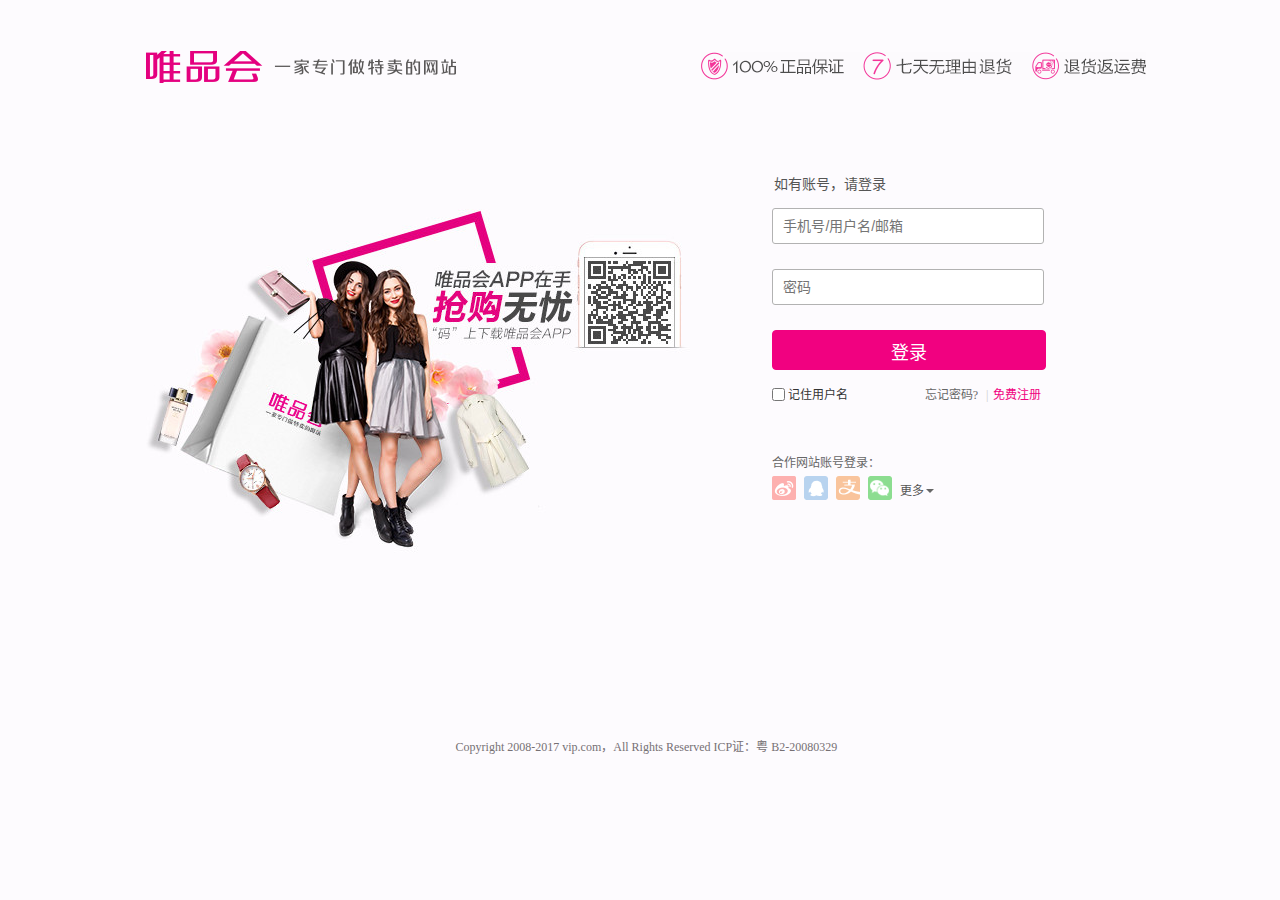
<file: login.html>
<!DOCTYPE html>
<html lang="zh-CN">
<head>
	<meta charset="UTF-8">
	<title></title>
	<link rel="stylesheet" href="css/init.css">
	<link rel="stylesheet" href="css/login.css">
	<script src="js/jquery.min.js"></script>
	<script src="js/login.js"></script>
</head>
<body style="background:#FDFBFE">
	<div class="box">
		<header>
			<a href="javascript:void(0)" class="leftlogo"></a>
			<span class="rightimg"></span>
		</header>
		<main>
			<div class="loginform">
				<div class="LF-top">如有账号，请登录</div>
				<div class="LF-main">
					<div class="form-cell">
						<input id="J_login_name" type="text" class="ui-input" name="loginName" placeholder="手机号/用户名/邮箱">
					</div>
					<p class="FC-title"></p>
					<div class="form-pas clearfix">
						<input id="J_login_pwd" type="password" class="ui-input" name="password" maxlength="20" placeholder="密码">
						<div class="pascapital" id="J_capslock_tip">
	                        <p>请注意，键盘大写已开启</p>
	                    </div>
	                </div>
	                <p class="FP-title"></p>
	                <div class="FS-submit">
	                	<button type="submit" class="ui-btn-large">登录</button>
	                </div>
	                <div class="FC-checkbox clearfix">
	                	<span class="FC-left"><input type="checkbox">记住用户名</span>
	                	<span class="FC-right">
		                	<a href="javascript:void(0)">忘记密码?</a>
		                	|<a href="javascript:void(0)"class="color">免费注册</a>
	                	</span>
	                </div>

	                <div class="FI-img">
	                	<p class="FI-title">合作网站账号登录：</p>
	                	<p class="FI-img-clearfix clearfix">
	                		<a href="javascript:doiv(0)"class="FI-img1"></a>
	                		<a href="javascript:doiv(0)"class="FI-img2"></a>
	                		<a href="javascript:doiv(0)"class="FI-img3"></a>
	                		<a href="javascript:doiv(0)"class="FI-img4"></a>
	                		<a href="javascript:doiv(0)" class="FI-dis">更多<i class="arrow"></i></a>
	                	</p>
	                	<div class="dis-block" id="dis-block">
                    
                        	<a href="//passport.vip.com/login/netease" target="_blank" title="网  易" mars_sead="passport_bottom_netease_button">网  易</a>|
                        	<a href="//passport.vip.com/login/renren" target="_blank" title=" 人人网 " mars_sead="passport_bottom_renren_button"> 人人网 </a>|
                        	<a href="//passport.vip.com/login/ccb" target="_blank" title="建行登录" mars_sead="passport_bottom_ccb_button">建行登录</a>|
                        	<a href="//passport.vip.com/login/tenpay" target="_blank" title="财付通" mars_sead="passport_bottom_tenpay_button">财付通</a>
                        	<a href="//passport.vip.com/login/kaixin001" target="_blank" title="开心网" mars_sead="passport_bottom_happy_button">开心网</a>|
                        	<a href="//passport.vip.com/login/mobile139" target="_blank" title="中国移动" mars_sead="passport_bottom_139_button">中国移动</a>|
                        	<a href="//passport.vip.com/login/bestpay" target="_blank" title="翼支付" mars_sead="bottom_yizhifu_button">翼支付</a>
                    </div>
	                </div>
				</div>

			</div>
		</main>
		<footer><P class="footer-title">Copyright 2008-2017 vip.com，All Rights Reserved ICP证：粤 B2-20080329</P></footer>
	</div>
</body>
</html>
</file>
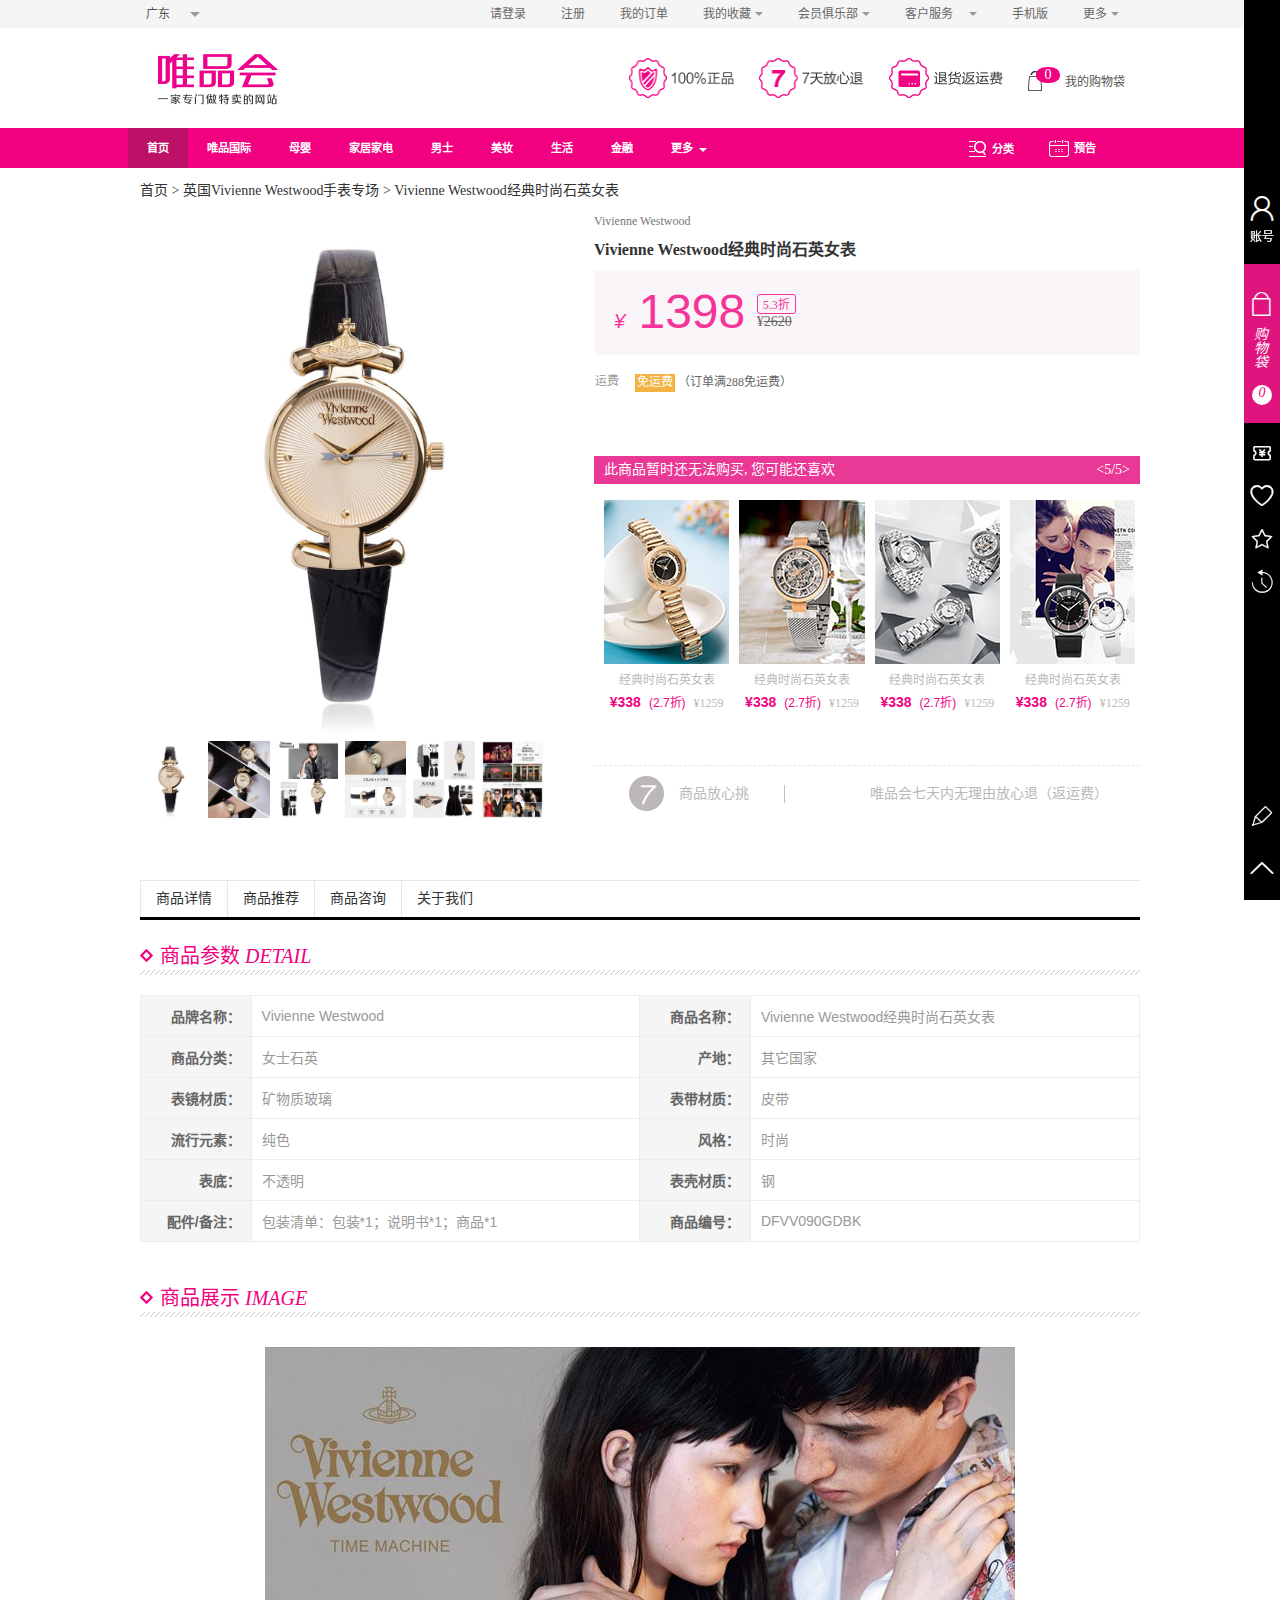
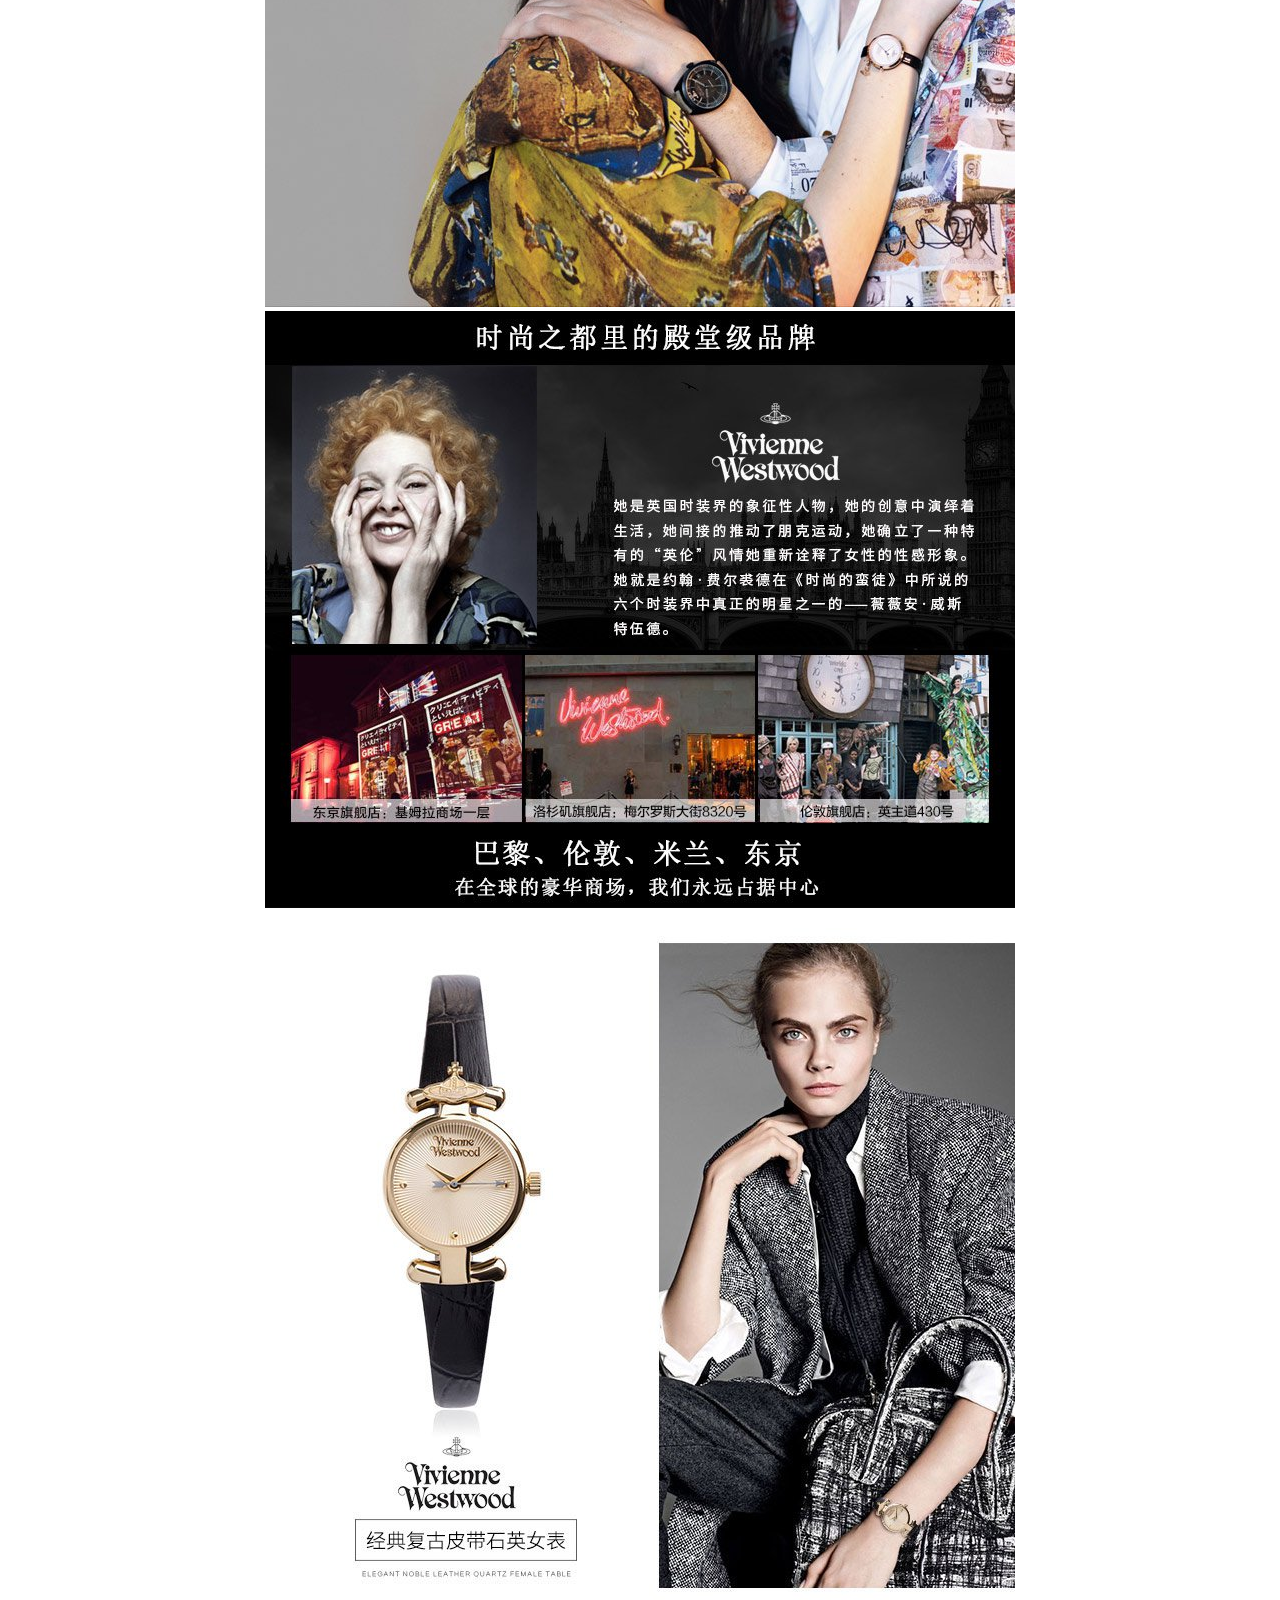
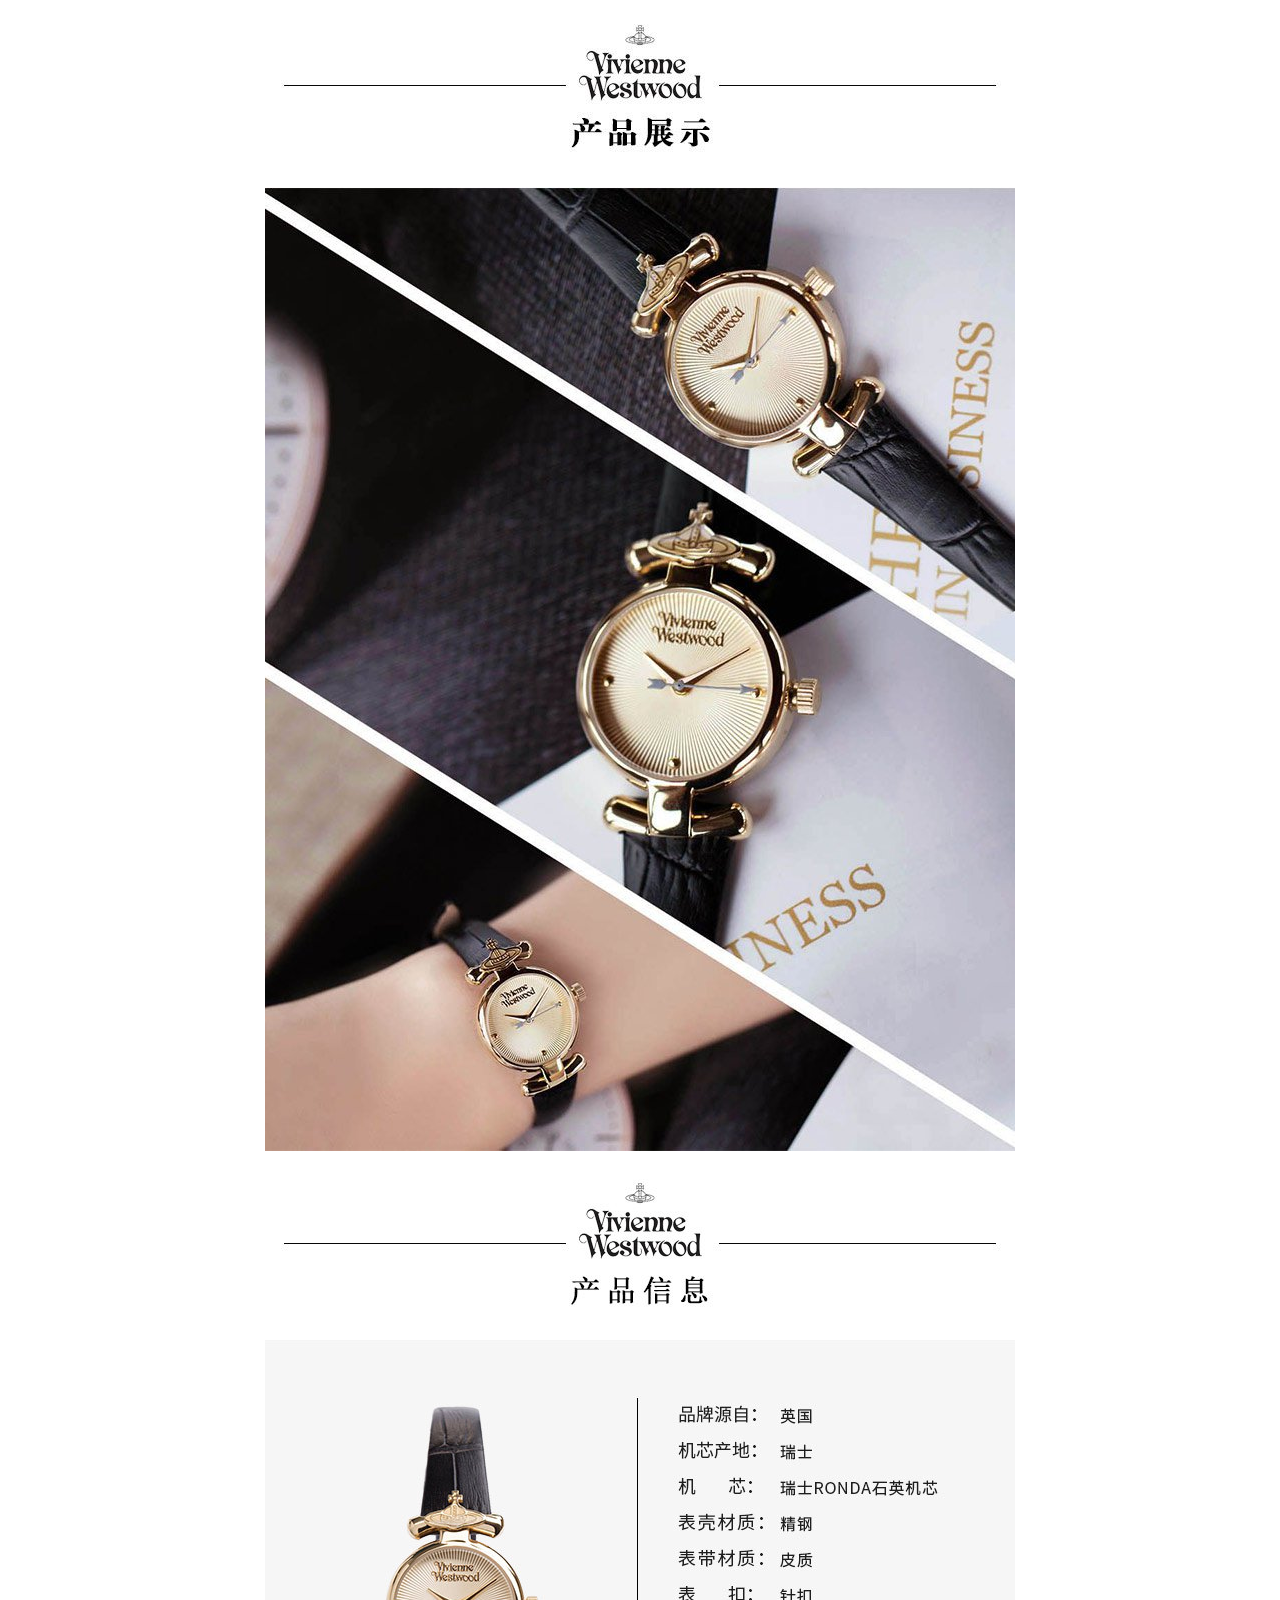
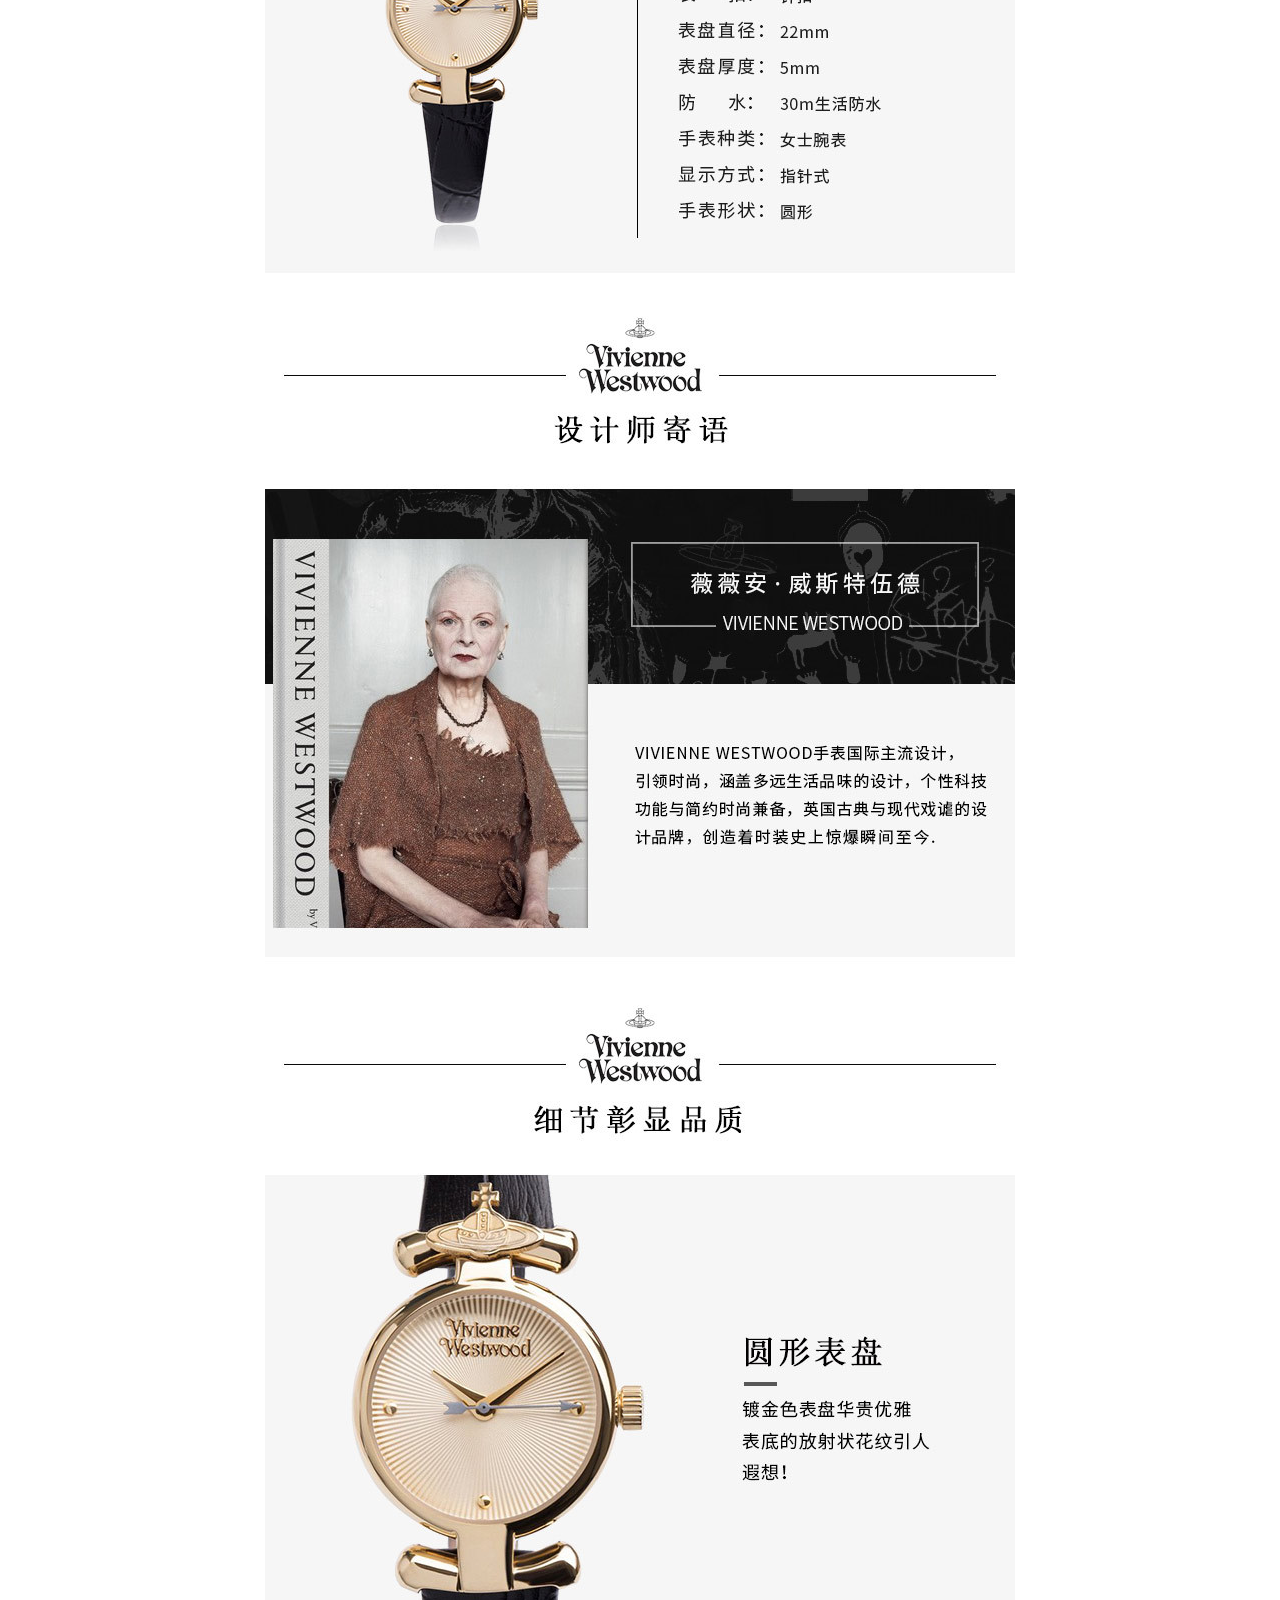
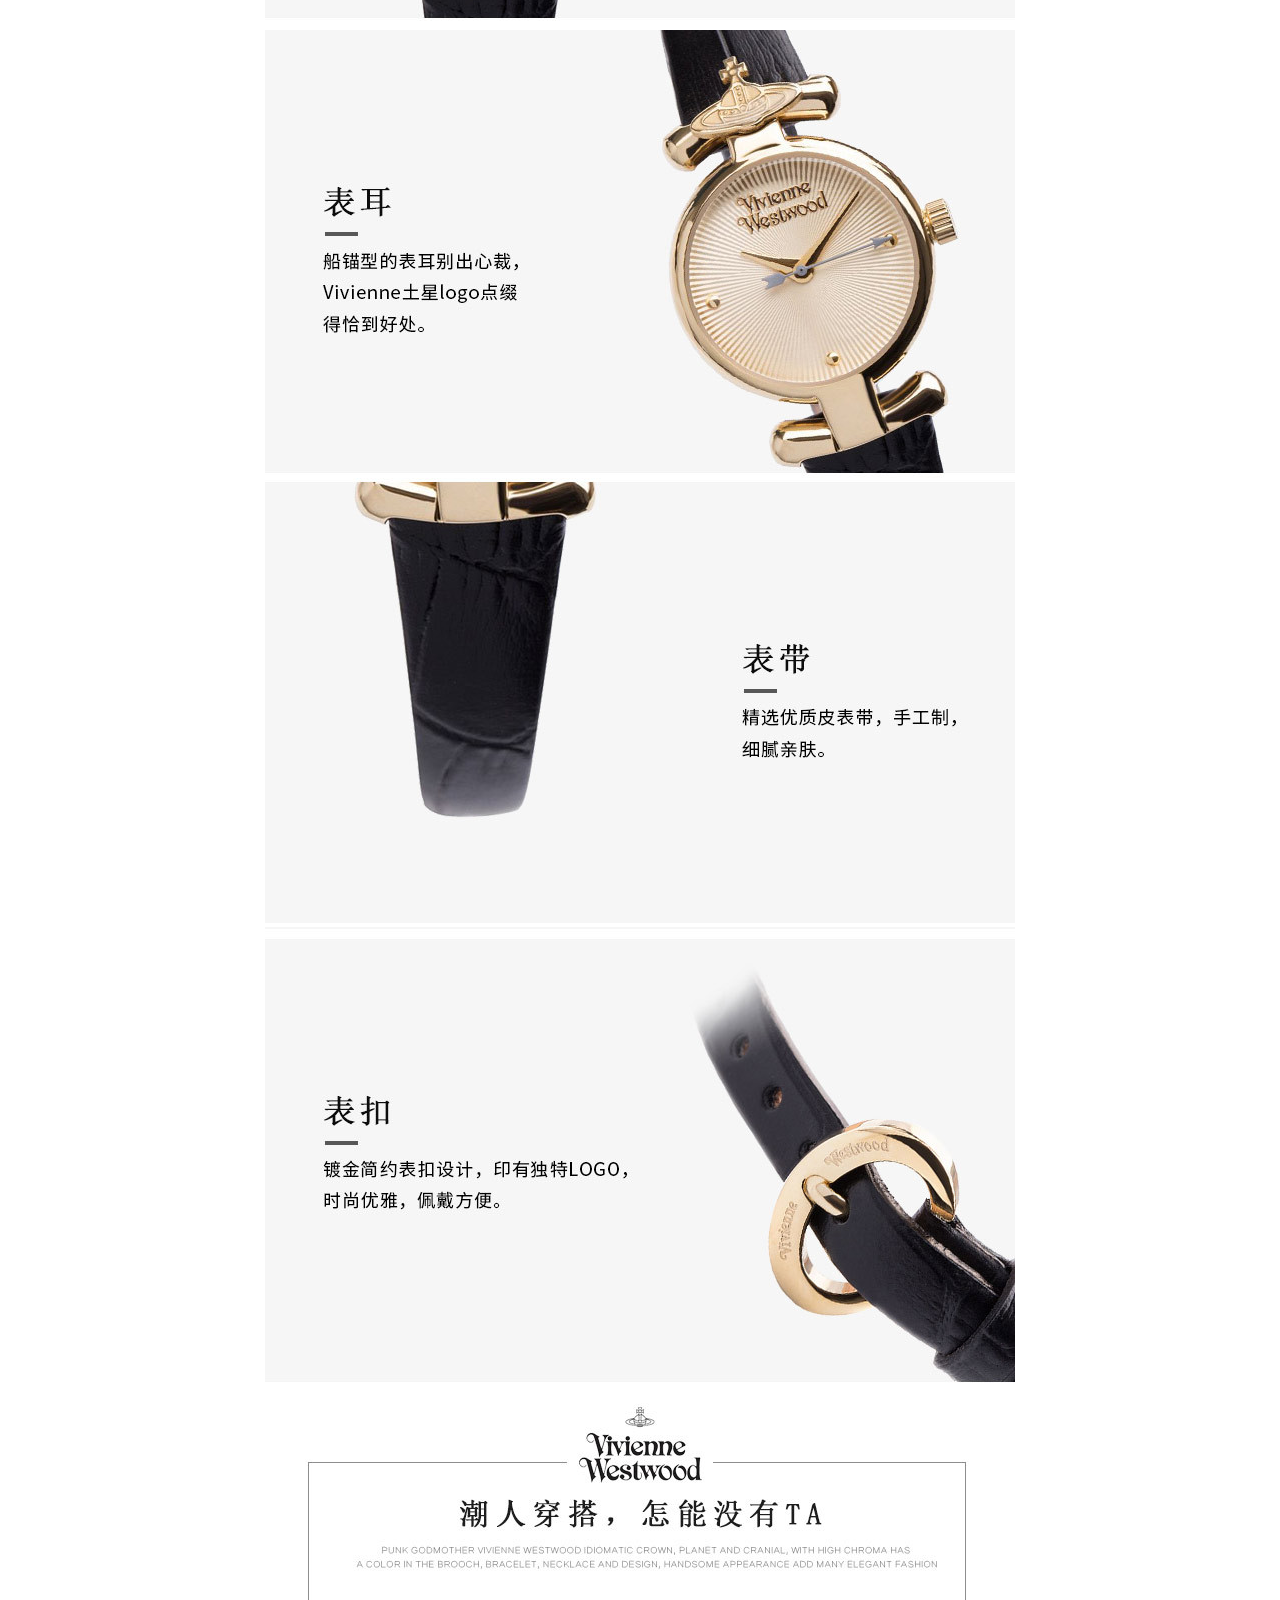
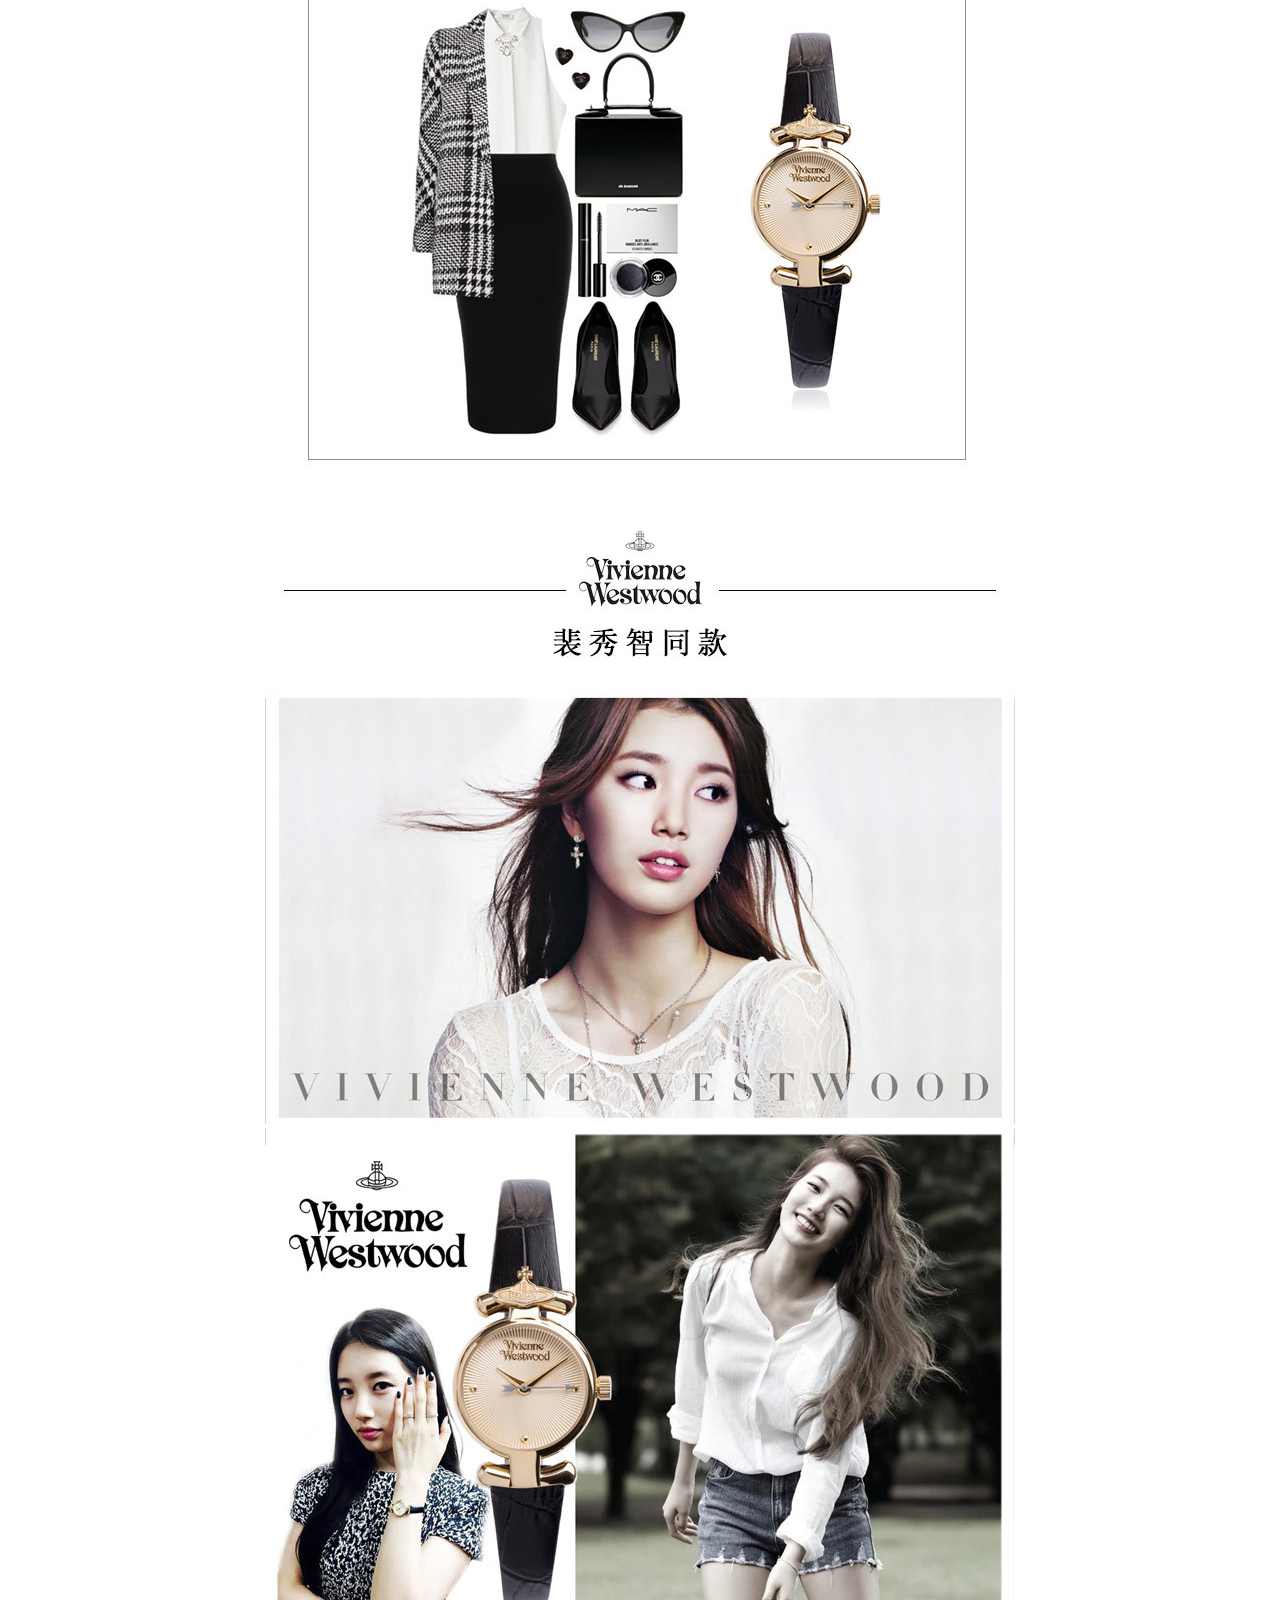
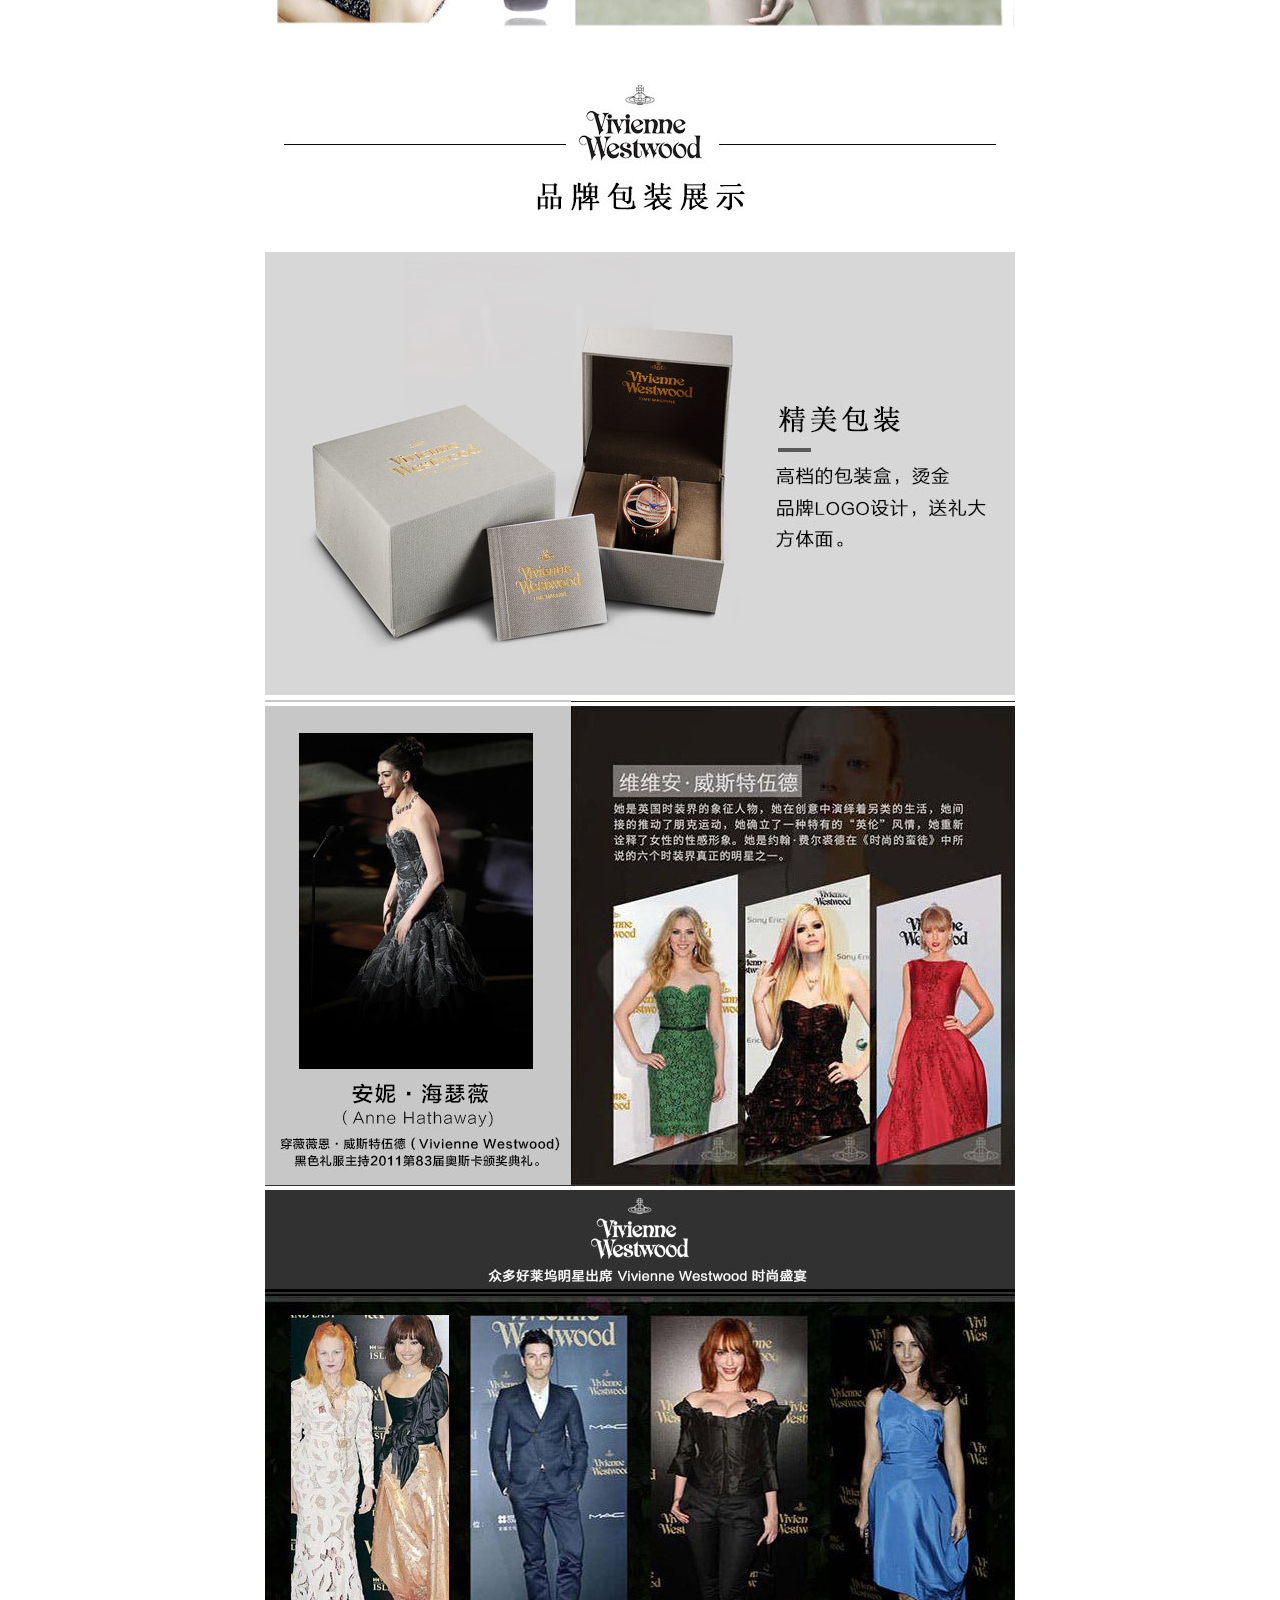
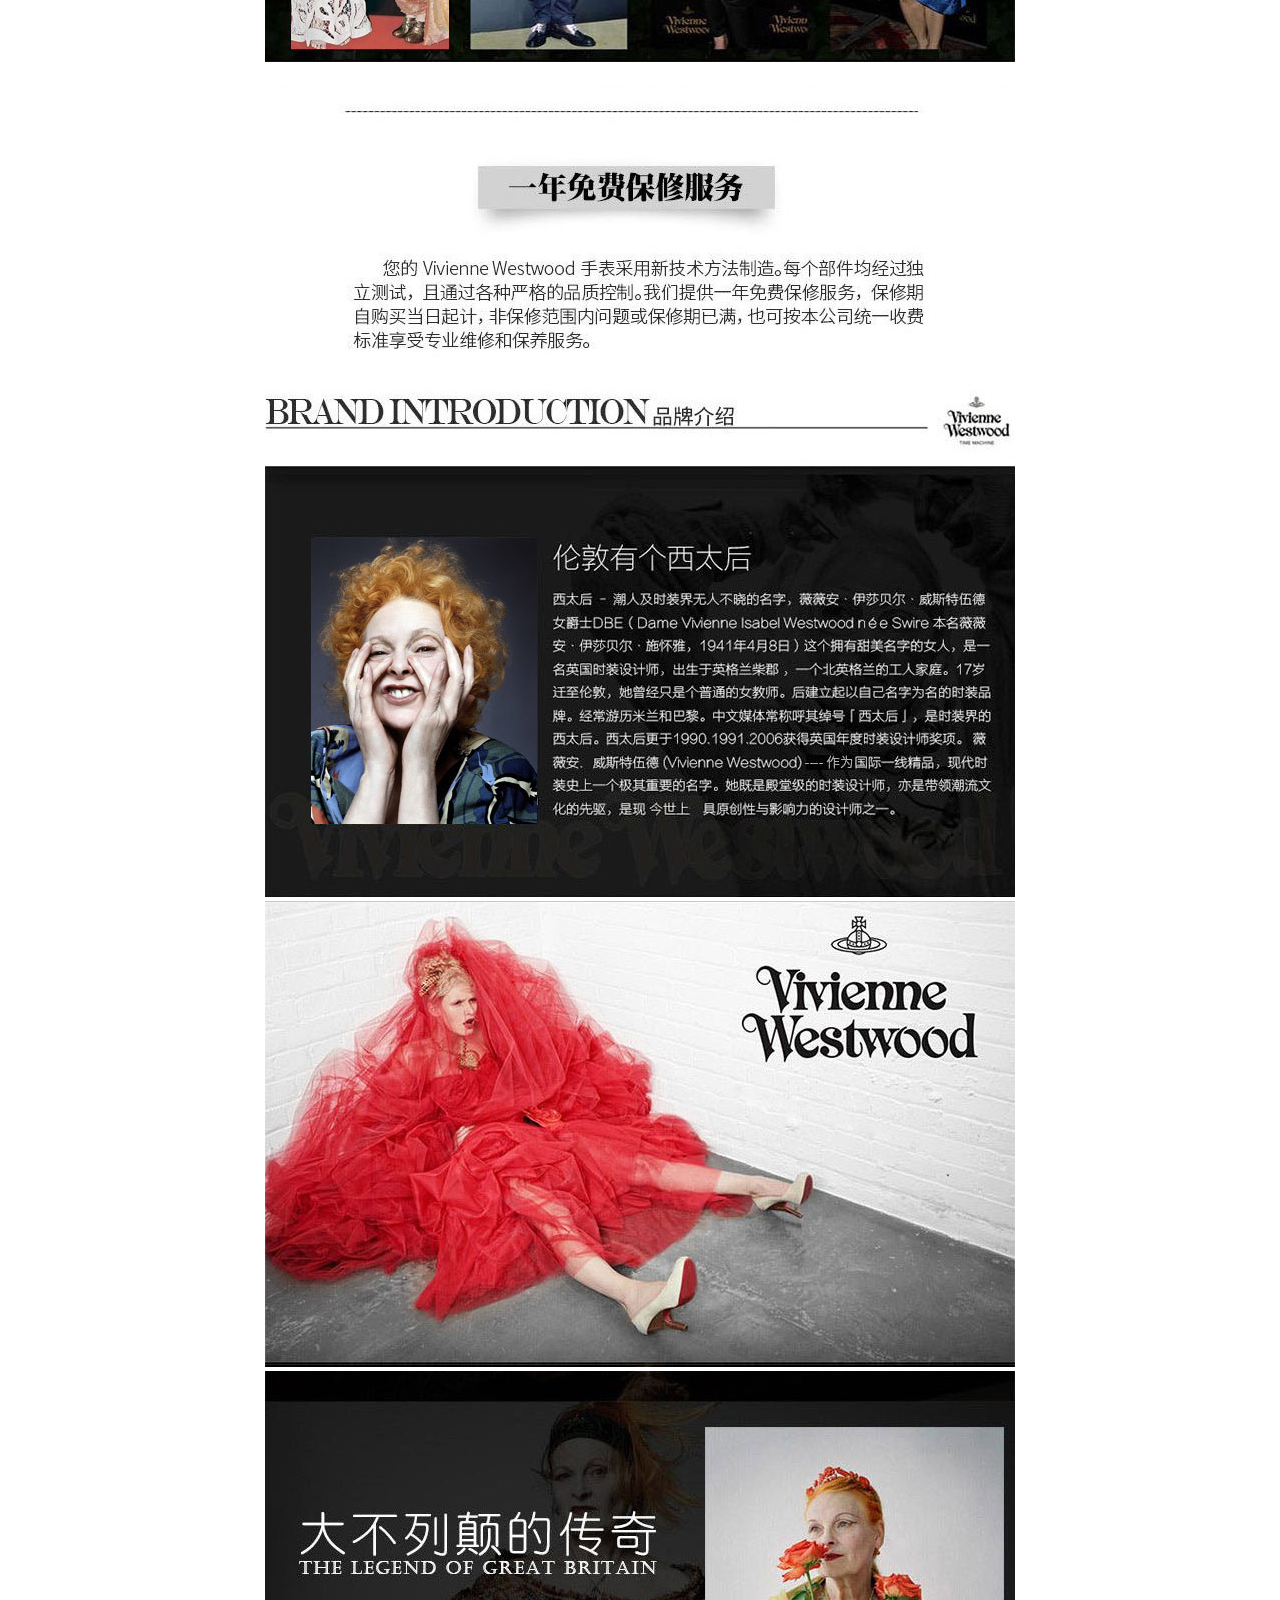
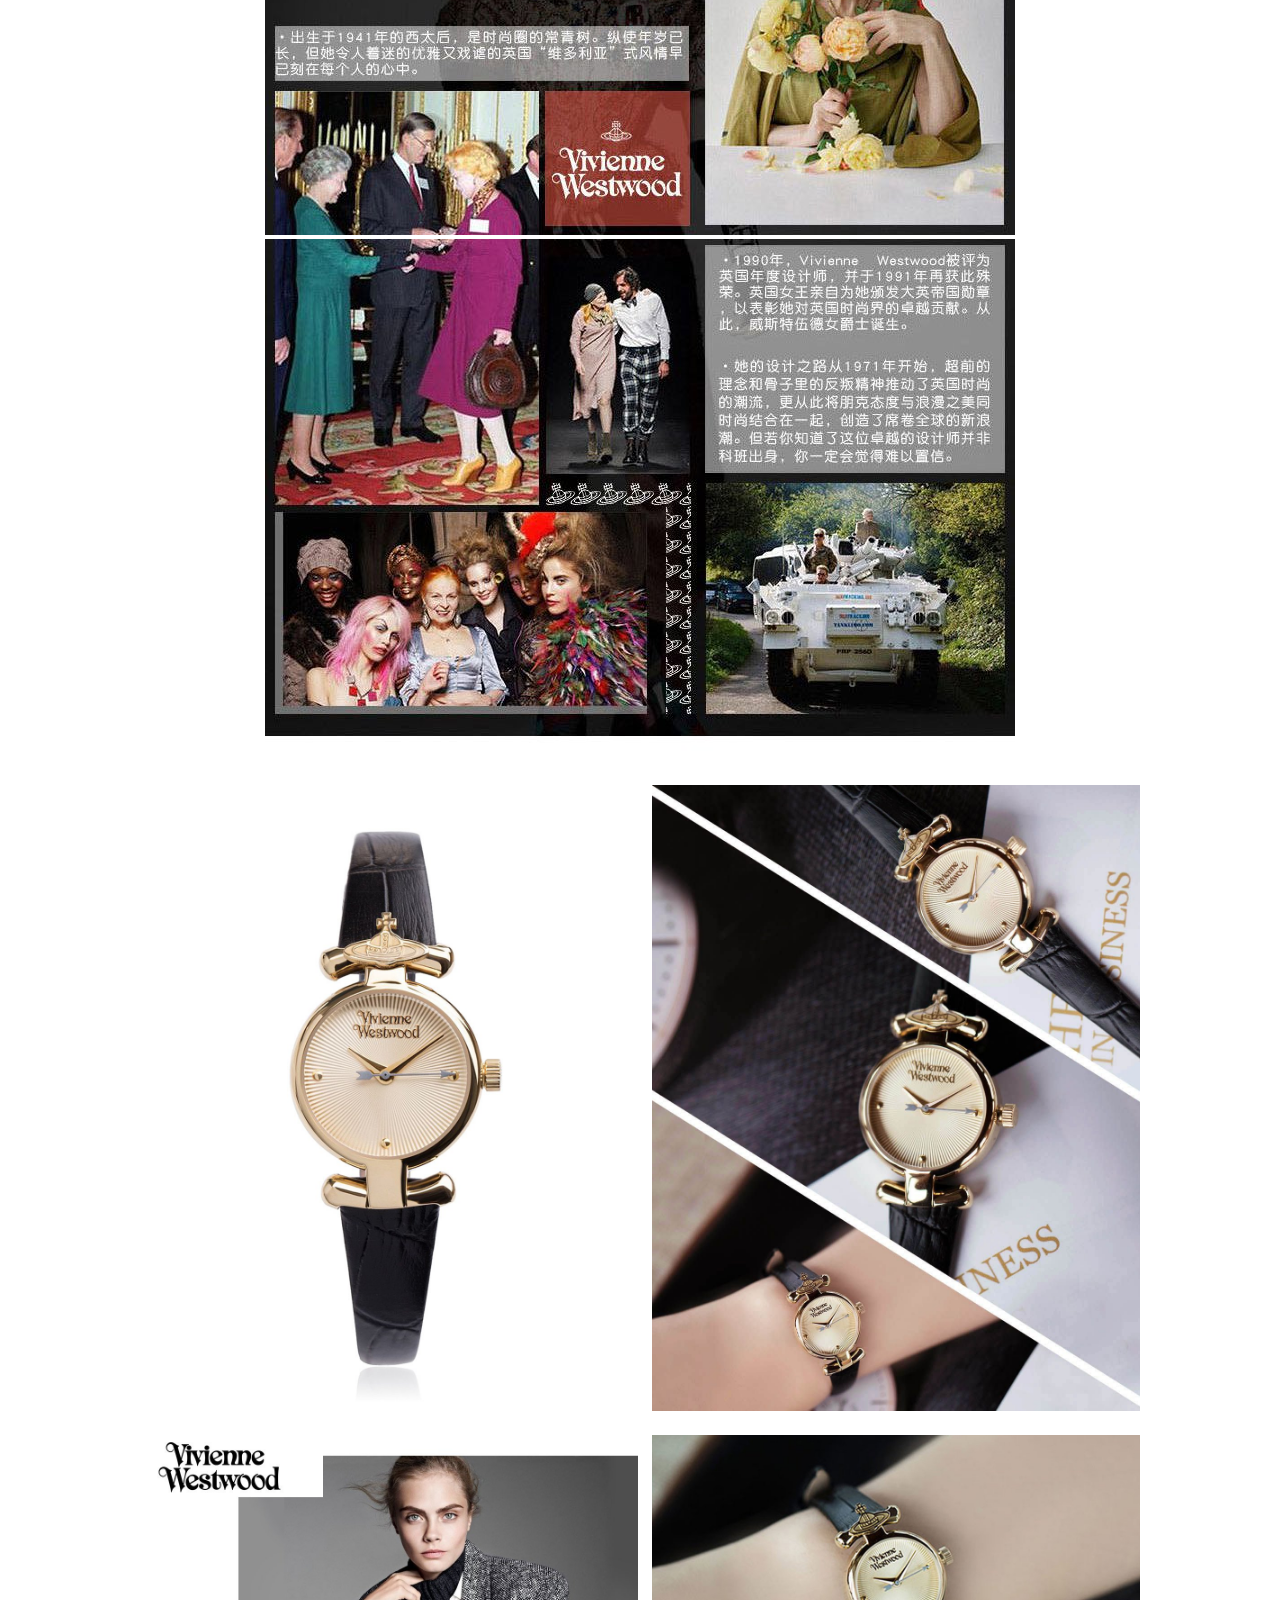
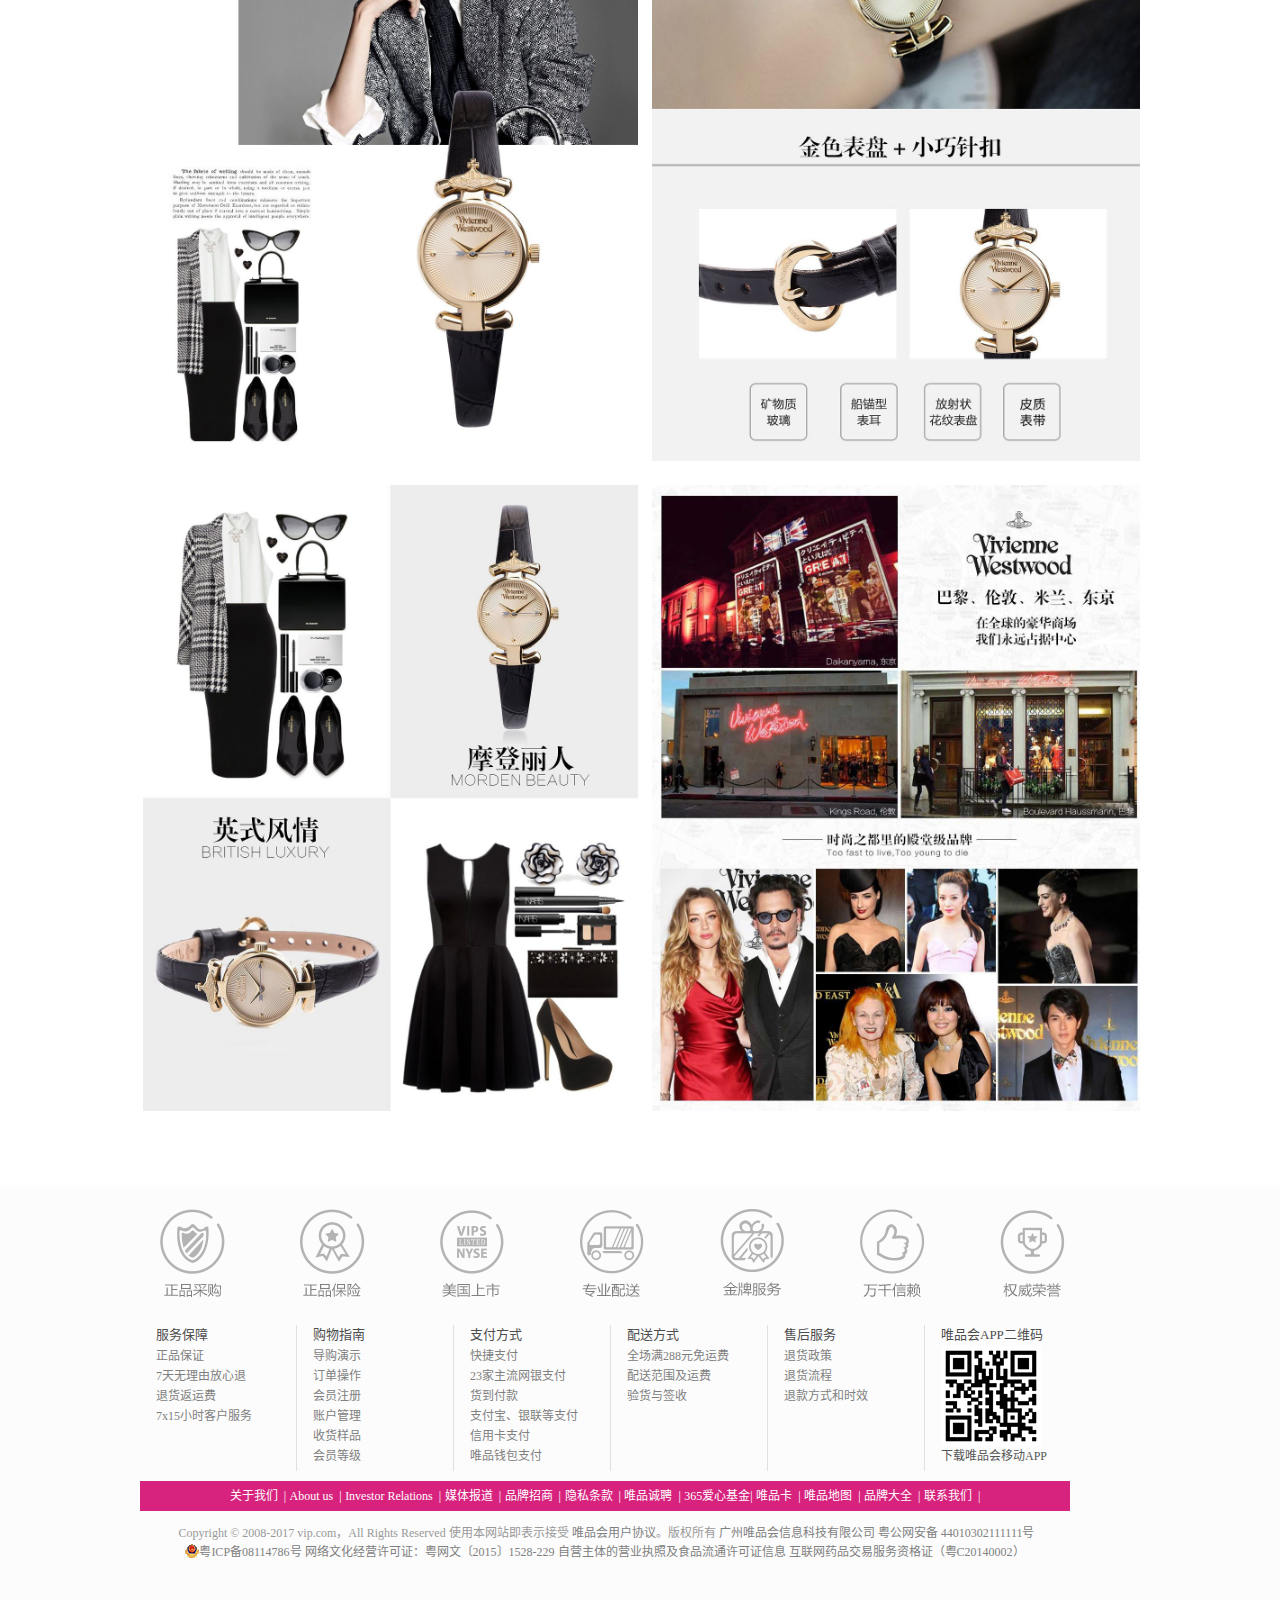
<file: particulars.html>
<!DOCTYPE html>
<html lang="zh-CN">
<head>
	<meta charset="utf-8">
	<title></title>
	<link rel="stylesheet" href="css/init.css">
	<link rel="stylesheet" href="css/header&footer.css">
	<link rel="stylesheet" href="css/particulars-mian.css">
	<link rel="stylesheet" href="css/font.css">
	<script src="js/jquery.min.js"></script>
	<script src="js/particulars.js"></script>
	<link rel="stylesheet" href="css/response.css">
	<script>
		var iWidth = document.documentElement.clientWidth/16;  /* 业界常用比值 */

		// alert(iWidth);

		document.getElementsByTagName('html')[0].style.fontSize = iWidth + 'px';

	</script>
</head>
<body>
	<!-- 容器 -->
	<div class="box">
		<!-- 头部布局开始 -->
		<header>
			<section class="head-top">
				<!-- 头部的top容器 -->
				<div class="HTbox">
				
					<!-- 选区 -->
					<div class="HTBsel">
						<i class="HTBSB-border"></i>
						<div class="HTBS-btn">
							<span id="HTBSB-celect">广东</span>
							<i class="HTBSB-dis"></i>
							
						</div>
						<!-- 选区容器 -->
						<div class="HTBS-box">
							<!-- 选区内容 -->
							<div class="HTBSB-inner">
								<!-- 城市下拉表格标题 -->
								<p class="sel-tit">请选择所在的收货地区</p>
								<!-- 城市下拉表格 -->
								<table class="sel-table">
									<tr>
										<th>A</th>
										<td><span>安徽</span><span>澳门</span></td>
									</tr>
									<tr>
										<th>B</th>
										<td><span>北京</span></td>
									</tr>
									<tr>
										<th>C</th>
										<td><span>重庆</span></td>
									</tr>
									<tr>
										<th>F</th>
										<td><span>福建</span></td>
									</tr>
									<tr>
										<th>G</th>
										<td>
											<span>广东</span>
											<span>广西</span>
											<span>贵州</span>
											<span>甘肃</span>
										</td>
									</tr>
									<tr>
										<th>H</th>
										<td>
											<span>河北</span>
											<span>河南</span>
											<span>黑龙江</span>
											<span>海南</span>
											<span>湖北</span>
											<span>湖南</span>
										</td>
									</tr>
									<tr>
										<th>J</th>
										<td>
											<span>江苏</span>
											<span>吉林</span>
											<span>江西</span>
										</td>
									</tr>
									<tr>
										<th>L</th>
										<td><span>辽宁</span></td>
									</tr>
									<tr>
										<th>N</th>
										<td>
											<span>内蒙古</span>
											<span>宁夏</span>
										</td>
									</tr>
									<tr>
										<th>Q</th>
										<td><span>青海</span></td>
									</tr>
									<tr>
										<th>S</th>
										<td>
											<span>上海</span>
											<span>山东</span>
											<span>山西</span>
											<span>四川</span>
											<span>陕西</span>
										</td>
									</tr>
									<tr>
										<th>T</th>
										<td>
											<span>台湾</span>
											<span>天津</span>
										</td>
									</tr>
									<tr>
										<th>X</th>
										<td>
											<span>西藏</span>
											<span>香港</span>
											<span>新疆</span>
										</td>
									</tr>
									<tr>
										<th>Y</th>
										<td><span>云南</span></td>
									</tr>
									<tr>
										<th>Z</th>
										<td><span>浙江</span></td>
									</tr>
								</table>
							</div>
						</div>
					</div>
					<!-- 头部top菜单栏 -->
					<ul class="HTBtool clearfix">
						<li class="HTBTL1">
							<a href="">请登录</a>
							<div class="HTBTL1-dis">
									<p class="border"></p>
									<div class="HTBTWD-top">
										<span class="HTBTWDT-img"></span>
										<span class="HTBTWDT-font">您好！ [请登录]</span>
									</div>
									<div class="HTBTWD-bottom">
										<ul class="HTBTWDB-left" >

											<li>我的收藏</li>
											<li>唯品钱包</li>
											<li>我的唯品币 </li>
										</ul>
										<ul class="HTBTWDB-right">
											<li>我的订单</li>
											<li>我的优惠券</li>
											<li>唯品金融</li>
										</ul>
									</div>
							</div>
						</li>
							
						<li><a href="">注册</a></li>
						<li><a href="">我的订单</a></li>
						<li class="HTBTL4">
							<a href="">我的收藏</a>
							<i class="HTBtool-dis"></i>
							<div class="HTBTL4-dis">
								<p class="border"></p>
								<span>收藏的品牌(0)</span>
								<span>收藏的商品(0)</span>
							</div>
						</li>
						<li class="HTBTL5">
							<a href="">会员俱乐部</a>
							<i class="HTBtool-dis"></i>
							<div class="HTBTL5-dis">
								<p class="border"></p>
								<ul>
									<li>俱乐部首页</li>
									<li>唯品币兑换</li>
									<li>免费抽大奖</li>
							</div>

						</li>
						<li class="HTBTL6">
							<a href="">客户服务&nbsp;&nbsp;&nbsp;</a>
							<i class="HTBtool-dis"></i>
							<div class="HTBTL6-dis">
								<p class="border"></p>
								<ul>
									<li>联系客服</li>
									<li>帮助中心</li>
									<li>服务中心</li>
									<li>知识产权投诉</li>
							</div>
						</li>
						<li class="HTBTL7">
							<a href="">手机版</a>
							<div class="HTBTL7-dis">
								<p class="border"></p>
								<img src="./images/sm.jpg" alt="">
								<h2>随时逛 及时抢</h2>
							</div>
						</li>
						<li class="HTBTL8">
							<a href=""> 更多</a>
							<i class="HTBtool-dis"></i>
							<div class="HTBTL8-dis">
								<p class="border"></p>
								<div class="top">
									<h5>合作专区</h5>
									<p>
										<span>联名卡申请</span>
										<span>唯品卡</span>
										<span>支付专区</span>
									</p>
								</div>
								<div class="buttom">
									<h5>关于我们</h5>
									<p>
										<span>Sell on vip</span>
										<span>品牌招商</span>
										<span>官方博客</span>
									</p>
								</div>
								
							</div>
						</li>
					</ul>

				</div>
			</section>

			<section class="head-main">
				<div class="HM-box">
					<div class="HMB-left"><img src="./images/logo.png" alt=""></div>
					<div class="HMB-right">
						<div class="HMBR-D1"><a href="javacript:void(0)"><img src="./images/tm-img1.png" alt=""></a></div>
						<div class="HMBR-D2"><a href="javacript:void(0)"><img src="./images/tm-img2.png" alt=""></a></div>
						<div class="HMBR-D3"><a href="javacript:void(0)"><img src="./images/tm-img3.png" alt=""></a></div>
						<div class="HMBR-D4">
							<div class="HMBRD4-box">
								<i class="bag"title="查看我的购物袋"></i>
								<span>我的购物袋</span>
								<p>0</p>
								<div class="HMBRD4D-dis">
									<i class="border"></i>
									<span>你的购物袋还没有商品，再去逛逛吧~</span>
								</div>
							</div>
						</div>
					</div>
				</div>
			</section>
			<nav id="nav">
				<div class="N-box">
					<ul class="NB-U1 clearfix">
						<li class="L1"><a href="javacript:void(0)">首页</a></li>
						<li><a href="javacript:void(0)">唯品国际</a></li>
						<li><a href="javacript:void(0)">母婴</a></li>
						<li><a href="javacript:void(0)">家居家电</a></li>
						<li><a href="javacript:void(0)">男士</a></li>
						<li><a href="javacript:void(0)">美妆</a></li>
						<li><a href="javacript:void(0)">生活</a></li>
						<li><a href="javacript:void(0)">金融</a></li>
						<li class="NBRU-L9">
							<a href="javacript:void(0)">更多<i></i></a>
							<div class="NBRUL9-dis clearfix">
								<a href="javascript:void(0)">
									<img src="./images/nav1.jpg" alt="" id="shade">
									<div class="shade-box">
										<p class="shade">女装</p>
									</div>
								</a>

								<a href="javascript:void(0)">
									<img src="./images/nav2.jpg" alt="">
									<div class="shade-box">
										<p class="shade">鞋包</p>
									</div>
								</a>
								<a href="javascript:void(0)">
									<img src="./images/nav3.jpg" alt="">
									<div class="shade-box">
										<p class="shade">配饰</p>
									</div>
								</a>
								<a href="javascript:void(0)">
									<img src="./images/nav4.jpg" alt="">
									<div class="shade-box">
										<p class="shade">运动</p>
									</div>
								</a>
								<a href="javascript:void(0)" >
									<img src="./images/nav5.jpg" alt="">
									<div class="shade-box">
										<p class="shade">爱丽奢</p>
									</div>
								</a>
							</div>
						</li>
					</ul>
					<ul class="NB-U2">
						<li>
						<a href=""><img src="./images/navsou.png" alt=""><span>分类</span></a>
						</li>
						<li>
						<a href=""><img src="./images/nav2.png" alt="">预告</a>
						</li>
					</ul>
				</div>
			</nav>
		</header>
		<!-- 头部布局结束 -->


		<!-- mian布局开始 -->
		<main>
			<div class="M-box">
				<section class="MB-product clearfix">
					<div class="MBP-top-litpronav">
						<a href="./index.html">首页&nbsp;>&nbsp;</a>
						<a href="javascript:void(0)">英国Vivienne Westwood手表专场&nbsp;>&nbsp;</a>
						<a href="javascript:void(0)">Vivienne Westwood经典时尚石英女表</a>
					</div>
					<div class="MBP-left-img">
						<div class="MBPLI-big-img"><img src="./images/particulars1.jpg" alt=""id="bin-img"></div>
						<div id="magnification"><img src="./images/particulars1.jpg" alt=""id="bin-img"></div>
						<div id="masking"></div>
						<div class="MBPLI-little-img">
							<ul class="UL-img">
								<li><img src="./images/particulars1.jpg" alt=""></li>
								<li><img src="./images/particulars2.jpg" alt=""></li>
								<li><img src="./images/particulars3.jpg" alt=""></li>
								<li><img src="./images/particulars4.jpg" alt=""></li>
								<li><img src="./images/particulars5.jpg" alt=""></li>
								<li><img src="./images/particulars6.jpg" alt=""></li>
							</ul>
						</div>
					</div>
					<div class="MBP-right-product-info clearfix">
						<div class="MBPR-top-title">
							<p class="top-title">Vivienne Westwood</p>
							<p class="bottom-title">Vivienne Westwood经典时尚石英女表</p>
						</div>
						<div class="MBPR-com-price">
							<div class="MBPRC-main1">
								<span class="span-left">
									<i>¥</i>
									<em class="J-price">1398</em>
								</span>
								<div class="MBPRCP-right">
									<span class="MBPRCPR-span1">5.3折</span>
									<span class="MBPRCPR-span2">¥<del class="span2-Price">2620</del></span>
								</div>
							</div>
							<div class="MBPRC-main2">
								<div class="MBPRC-main2-top">
									<dl class="i-freight clearfix" id="J_freight_frame">
	                    				<dt class="freight-name">运费</dt>
	                          			  <dd class="freight-con" id="J_freightTip_wrap">
	                                		<span id="J-fare"><em class="freight-free">免运费</em></span>
	                                		<span>（订单满288免运费）</span>
	                       			</dd>
	                                </dl>
                                </div>
                                <div class="MBPRC-main2-bottom">
                                	<div class="MBPRCM2B-header">
                                		<h2 class="head-name">此商品暂时还无法购买, 您可能还喜欢<span><5/5></span></h2>
                                	</div>
                                	<div class="MBPRCMB-box">
                                		<button class="btn1 iconfont" id="MBPRCMB-box-btn1">&#xe63c;</button>
                                		<button class="btn2 iconfont" id="MBPRCMB-box-btn2">&#xe605;</button>
                                		<div class="MBPRCMBB-bigbox">
                                			<ul id="MBPRCMBB-bigbox-UL1">
                                				<ol>
                                					<li><img src="./images/little-banner1.jpg" alt=""></li>
                                					<li>经典时尚石英女表</li>
                                					<li>
                                						<span class="price-vipshop">¥338</span>
                                						<span class="price-agio">(2.7折)</span>
                                						<span class="price-market">¥1259</span>
                                					</li>
                                				</ol>
                                				<ol>
                                					<li><img src="./images/little-banner2.jpg" alt=""></li>
                                					<li>经典时尚石英女表</li>
                                					<li>
                                						<span class="price-vipshop">¥338</span>
                                						<span class="price-agio">(2.7折)</span>
                                						<span class="price-market">¥1259</span>
                                					</li>
                                				</ol>
                                				<ol>
                                					<li><img src="./images/little-banner3.jpg" alt=""></li>
                                					<li>经典时尚石英女表</li>
                                					<li>
                                						<span class="price-vipshop">¥338</span>
                                						<span class="price-agio">(2.7折)</span>
                                						<span class="price-market">¥1259</span>
                                					</li>
                                				</ol>
                                				<ol>
                                					<li><img src="./images/little-banner4.jpg" alt=""></li>
                                					<li>经典时尚石英女表</li>
                                					<li>
                                						<span class="price-vipshop">¥338</span>
                                						<span class="price-agio">(2.7折)</span>
                                						<span class="price-market">¥1259</span>
                                					</li>
                                				</ol>
                                			</ul> 
                                			<ul>
                                				<ol>
                                					<li><img src="./images/little-banner5.jpg" alt=""></li>
                                					<li>经典时尚石英女表</li>
                                					<li>
                                						<span class="price-vipshop">¥338</span>
                                						<span class="price-agio">(2.7折)</span>
                                						<span class="price-market">¥1259</span>
                                					</li>
                                				</ol>
                                				<ol>
                                					<li><img src="./images/little-banner6.jpg" alt=""></li>
                                					<li>经典时尚石英女表</li>
                                					<li>
                                						<span class="price-vipshop">¥338</span>
                                						<span class="price-agio">(2.7折)</span>
                                						<span class="price-market">¥1259</span>
                                					</li>
                                				</ol>
                                				<ol>
                                					<li><img src="./images/little-banner7.jpg" alt=""></li>
                                					<li>经典时尚石英女表</li>
                                					<li>
                                						<span class="price-vipshop">¥338</span>
                                						<span class="price-agio">(2.7折)</span>
                                						<span class="price-market">¥1259</span>
                                					</li>
                                				</ol>
                                				<ol>
                                					<li><img src="./images/little-banner8.jpg" alt=""></li>
                                					<li>经典时尚石英女表</li>
                                					<li>
                                						<span class="price-vipshop">¥338</span>
                                						<span class="price-agio">(2.7折)</span>
                                						<span class="price-market">¥1259</span>
                                					</li>
                                				</ol>
                                			</ul>
                                			<ul>
                                				<ol>
                                					<li><img src="./images/little-banner1.jpg" alt=""></li>
                                					<li>经典时尚石英女表</li>
                                					<li>
                                						<span class="price-vipshop">¥338</span>
                                						<span class="price-agio">(2.7折)</span>
                                						<span class="price-market">¥1259</span>
                                					</li>
                                				</ol>
                                				<ol>
                                					<li><img src="./images/little-banner2.jpg" alt=""></li>
                                					<li>经典时尚石英女表</li>
                                					<li>
                                						<span class="price-vipshop">¥338</span>
                                						<span class="price-agio">(2.7折)</span>
                                						<span class="price-market">¥1259</span>
                                					</li>
                                				</ol>
                                				<ol>
                                					<li><img src="./images/little-banner3.jpg" alt=""></li>
                                					<li>经典时尚石英女表</li>
                                					<li>
                                						<span class="price-vipshop">¥338</span>
                                						<span class="price-agio">(2.7折)</span>
                                						<span class="price-market">¥1259</span>
                                					</li>
                                				</ol>
                                				<ol>
                                					<li><img src="./images/little-banner4.jpg" alt=""></li>
                                					<li>经典时尚石英女表</li>
                                					<li>
                                						<span class="price-vipshop">¥338</span>
                                						<span class="price-agio">(2.7折)</span>
                                						<span class="price-market">¥1259</span>
                                					</li>
                                				</ol>
                                			</ul>
                                			<ul id="MBPRCMBB-bigbox-UL4">
                                				<ol>
                                					<li><img src="./images/little-banner5.jpg" alt=""></li>
                                					<li>经典时尚石英女表</li>
                                					<li>
                                						<span class="price-vipshop">¥338</span>
                                						<span class="price-agio">(2.7折)</span>
                                						<span class="price-market">¥1259</span>
                                					</li>
                                				</ol>
                                				<ol>
                                					<li><img src="./images/little-banner6.jpg" alt=""></li>
                                					<li>经典时尚石英女表</li>
                                					<li>
                                						<span class="price-vipshop">¥338</span>
                                						<span class="price-agio">(2.7折)</span>
                                						<span class="price-market">¥1259</span>
                                					</li>
                                				</ol>
                                				<ol>
                                					<li><img src="./images/little-banner7.jpg" alt=""></li>
                                					<li>经典时尚石英女表</li>
                                					<li>
                                						<span class="price-vipshop">¥338</span>
                                						<span class="price-agio">(2.7折)</span>
                                						<span class="price-market">¥1259</span>
                                					</li>
                                				</ol>
                                				<ol>
                                					<li><img src="./images/little-banner8.jpg" alt=""></li>
                                					<li>经典时尚石英女表</li>
                                					<li>
                                						<span class="price-vipshop">¥338</span>
                                						<span class="price-agio">(2.7折)</span>
                                						<span class="price-market">¥1259</span>
                                					</li>
                                				</ol>
                                			</ul>
                                		</div>
                                	</div>
                                </div>
                              
							</div>
							<div class="MBPRC-bottom">
								<div class="box">
									<ul class="pi-promise-list new-guest clearfix">
								        <li class="pi-promise-item1">
								        	<i class="pi-promise-icon item-7day"></i><a class="J_freight_free" href="//help.vip.com/commitment.php" target="_blank">商品放心挑</a>
								        </li>
								        <li class="pi-promise-item item-empty"><a class="J_freight_free" href="//help.vip.com/commitment.php" target="_blank">唯品会七天内无理由放心退（返运费）</a></li>
								    </ul>
								</div>
							</div>
						</div>
						<div class="MBPR-com-joinping"></div>
						<div class="MBPR-com-guarantee"></div>
					</div>
				</section>
				
				<!-- 产品结构说明布局开始 -->
				<section class="MB-product-mix">
					<div class="MBPX-product-mix">
						<div class="MBPX-PM-box">
							<div class="MBPXPMB-top">
								<ul class="dt-list">
						            <li class="dt-item"><a href="javascript:void(0);" data-scroll="J-FW-detail" class="dt-list-item J-topbar-tabs" mars_sead="m_te_goods_tab_goodsinfo">商品详情</a></li>

				                        
				                    <li class="dt-item"><a href="javascript:void(0);" data-scroll="J-FW-recomBox" class="dt-list-item J-topbar-tabs" mars_sead="m_te_goods_tab_recom">商品推荐</a></li>
				                    <li class="dt-item"><a href="javascript:void(0);" data-scroll="J-FW-question" class="dt-list-item J-topbar-tabs" mars_sead="m_te_goods_tab_QA">商品咨询</a></li>

				            		<li class="dt-item"><a href="javascript:void(0);" data-scroll="J-FW-aboutUs" class="dt-list-item J-topbar-tabs" mars_sead="m_te_goods_tab_about">关于我们</a></li>
                   			 	</ul>
							</div>
							<div class="MBPXPMB-bottom">
								<div class="J-dc-tit-new dc-tit-new" >
									<i class="dc-tit-new-icon"></i>
									<p class="dc-title">商品参数
										<i class="dc-title-en">DETAIL</i>
									</p>
								</div>
								<div class="dc-info clearfix">
									<table class="dc-table fst">
										<tbody>
											<tr>
												<td class="dc-table-tit">品牌名称：</td>
												<td>Vivienne Westwood</td>


												<td class="dc-table-tit">商品名称：</td>
												<td>Vivienne Westwood经典时尚石英女表</td>
											</tr>
											<tr>
												<td class="dc-table-tit">商品分类：</td>
												<td>女士石英</td>


												<td class="dc-table-tit">产地：</td>
												<td>其它国家</td>

											</tr>
											<tr>
												<td class="dc-table-tit">表镜材质：</td>
												<td>矿物质玻璃</td>


												<td class="dc-table-tit">表带材质：</td>
												<td>皮带</td>

											</tr>
											<tr>
												<td class="dc-table-tit">流行元素：</td>
												<td>纯色</td>


												<td class="dc-table-tit">风格：</td>
												<td>时尚</td>

											</tr>
											<tr>
												<td class="dc-table-tit">表底：</td>
												<td>不透明</td>


												<td class="dc-table-tit">表壳材质：</td>
												<td>钢</td>

											</tr>
											<tr>
												<td class="dc-table-tit">配件/备注：</td>
												<td>包装清单：包装*1；说明书*1；商品*1</td>
												<td class="dc-table-tit">商品编号：</td>
												<td>DFVV090GDBK</td>

											</tr>
										</tbody>
									</table>
								</div>
								<div class="J-dc-tit-new dc-tit-new" >
									<i class="dc-tit-new-icon"></i>
									<p class="dc-title">商品展示
										<i class="dc-title-en">IMAGE</i>
									</p>
								</div>
								<div class="MBPXPMBB-img">
									<div class="dc-img-detail">
                        				<div class="img-6xx-bg">
							                <img src="./images/4ff3ab48-1615-4de2-b766-c9cdffb6b544.jpg" class="J-mer-bigImg" data-original="//a.vpimg3.com/upload/merchandise/pdcvis/2017/01/09/190/4ff3ab48-1615-4de2-b766-c9cdffb6b544.jpg" style="display: inline;">
							            </div>
							            <div class="img-6xx-bg">
							                <img src="./images/e4119c40-c516-4de4-afec-af2160bafb46.jpg" class="J-mer-bigImg" data-original="//a.vpimg3.com/upload/merchandise/pdcvis/2017/01/09/54/e4119c40-c516-4de4-afec-af2160bafb46.jpg" style="display: inline;">
							            </div>
							            <div class="img-6xx-bg">
							                <img src="./images/64456774-300a-4dba-8b21-fe4c4cbc379f.jpg" class="J-mer-bigImg" data-original="//a.vpimg3.com/upload/merchandise/pdcvis/2017/01/09/185/64456774-300a-4dba-8b21-fe4c4cbc379f.jpg" style="display: inline;">
							            </div>
							            <div class="img-6xx-bg">
							                <img src="./images/503a0cd8-6a3c-475e-91ad-9e1960ef4b2c.jpg" class="J-mer-bigImg" data-original="//a.vpimg3.com/upload/merchandise/pdcvis/2017/01/09/40/503a0cd8-6a3c-475e-91ad-9e1960ef4b2c.jpg" style="display: inline;">
							            </div>
							            <div class="img-6xx-bg">
							                <img src="./images/8ce9b122-524b-459c-ad88-45aecf9f4d06.jpg" class="J-mer-bigImg" data-original="//a.vpimg3.com/upload/merchandise/pdcvis/2017/01/09/137/8ce9b122-524b-459c-ad88-45aecf9f4d06.jpg" style="display: inline;">
							            </div>
							            <div class="img-6xx-bg">
							                <img src="./images/dff4da88-5f1c-4564-8de0-8b9821ca8164.jpg" class="J-mer-bigImg" data-original="//a.vpimg3.com/upload/merchandise/pdcvis/2017/01/09/46/dff4da88-5f1c-4564-8de0-8b9821ca8164.jpg" style="display: inline;">
							            </div>
							            <div class="img-6xx-bg">
							                <img src="./images/708ee21a-7981-4e37-b34c-ee01be8d1e50.jpg" class="J-mer-bigImg" data-original="//a.vpimg3.com/upload/merchandise/pdcvis/2017/01/09/59/708ee21a-7981-4e37-b34c-ee01be8d1e50.jpg" style="display: inline;">
							            </div>
							            <div class="img-6xx-bg">
							                <img src="./images/5476487c-e0c1-4123-826c-0f1bd199a692.jpg">
							            </div>
							            <div class="img-6xx-bg">
							                <img src="./images/41bfcf28-ab07-46f9-b364-eadc7a169ce3.jpg">
							            </div>
							            <div class="img-6xx-bg">
							                <img src="./images/93e8795e-fc85-4ef0-9217-74ad19ed530c.jpg">
							            </div>
							            <div class="img-6xx-bg">
							                <img src="./images/158dab89-ae31-456e-badd-47fe6bcb5d60.jpg">
							            </div>
							            <div class="img-6xx-bg">
							                <img src="./images/8472950f-d802-4812-a03b-0573205d266a.jpg">
							            </div>
							            <div class="img-6xx-bg">
							                <img src="./images/c6f28c19-0540-46a7-adc6-73311514b614.jpg">
							            </div>
							            <div class="img-6xx-bg">
							                <img src="./images/fcc89290-11b4-412f-ba11-bd018c238e1a.jpg">
							            </div>
							            <div class="img-6xx-bg">
							                <img src="./images/64ccba54-29db-47c9-a81c-853c158b1ad9.jpg">
							            </div>
							            <div class="img-6xx-bg">
							                <img src="./images/c7eb2df2-0ac5-4e0a-8c76-efaf317cbeb3.jpg">
							            </div>
							            <div class="img-6xx-bg">
							                <img src="./images/02f47c02-7822-40cf-947e-f6afaef55829.jpg">
							            </div>
							            <div class="img-6xx-bg">
							                <img src="./images/e4fbbe7a-ef20-4f94-9c22-c93774473be0.jpg">
							            </div>
							            <div class="img-6xx-bg">
							                <img src="./images/d0c38eb7-268d-4ad9-b5d0-dfe4d73d7121.jpg">
							            </div>
							            <div class="img-6xx-bg">
							                <img src="./images/8cfdf45e-1c63-4f1b-aca8-fd67eaaa8630.jpg">
							            </div>
					                </div>
					                <div class="dc-img-con">
						                <img width="495" height="626" src="./images/particulars1.jpg" style="display: inline;">
						                <img width="495" height="626" src="./images/particulars2.jpg" style="display: inline;">
						                <img width="495" height="626" src="./images/particulars3.jpg" style="display: inline;">
						                <img width="495" height="626" src="./images/particulars4.jpg" style="display: inline;">
						                <img width="495" height="626" src="./images/particulars5.jpg" style="display: inline;">
						                <img width="495" height="626" src="./images/particulars6.jpg" style="display: inline;">
						            </div>
								</div>
							</div>
						</div>
					</div>
				</section>
				<!-- 产品结构说明布局结束 -->
				
			</div>
		</main>
		<!-- mian布局结束-->
		<!-- 尾部布局开始 -->
		<footer>
			<div class="F-box clearfix">
				<ul class="F-vip">
					<li><i class="FV-i1 vip">正品采购</i></li>
					<li><i class="FV-i2 vip">正品保险</i></li>
					<li><i class="FV-i3 vip">美国上市</i></li>
					<li><i class="FV-i4 vip">专业配送</i></li>
					<li><i class="FV-i5 vip">金牌服务</i></li>
					<li><i class="FV-i6 vip">万千信赖</i></li>
					<li><i class="FV-i7 vip">权威荣誉</i></li>
				</ul>
				<div class="F-list">
					<dl class="FL-main">

						<dt>服务保障</dt>
						<dd><a href="javacript:void(0)">正品保证</a></dd>
						<dd><a href="javacript:void(0)">7天无理由放心退</a></dd>
						<dd><a href="javacript:void(0)">退货返运费</a></dd>
						<dd><a href="javacript:void(0)">7x15小时客户服务</a></dd>
					</dl>
					<dl class="FL-main">
						<dt>购物指南</dt>
						<dd><a href="javacript:void(0)">导购演示</a></dd>
						<dd><a href="javacript:void(0)">订单操作</a></dd>
						<dd><a href="javacript:void(0)">会员注册</a></dd>
						<dd><a href="javacript:void(0)">账户管理</a></dd>
						<dd><a href="javacript:void(0)">收货样品</a></dd>
						<dd><a href="javacript:void(0)">会员等级</a></dd>
					</dl>

					<dl class="FL-main">
						<dt>支付方式</dt>
						<dd><a href="javacript:void(0)">快捷支付</a></dd>
						<dd><a href="javacript:void(0)">23家主流网银支付</a></dd>
						<dd><a href="javacript:void(0)">货到付款</a></dd>
						<dd><a href="javacript:void(0)">支付宝、银联等支付</a></dd>
						<dd><a href="javacript:void(0)">信用卡支付</a></dd>
						<dd><a href="javacript:void(0)">唯品钱包支付</a></dd>
					</dl>

					<dl class="FL-main">
						<dt>配送方式</dt>
						<dd><a href="javacript:void(0)">全场满288元免运费
						<dd><a href="javacript:void(0)">配送范围及运费</a></dd>
						<dd><a href="javacript:void(0)">验货与签收</a></dd>
					</dl>

					<dl class="FL-main">
						<dt>售后服务</dt>
						<dd><a href="javacript:void(0)">退货政策</a></dd>
						<dd><a href="javacript:void(0)">退货流程</a></dd>
						<dd><a href="javacript:void(0)">退款方式和时效</a></dd>
					</dl>
					<dl class="FL-main border">
						<dt>唯品会APP二维码</dt>
						<dd><img src="./images/footer-sm.png" alt=""></dd>
						<dd style="font-size:12px";>下载唯品会移动APP</dd>
					</dl>
				</div>
				<div class="F-inwe clearfix">
					<p class="FI-top">
						<a href="javacript:void(0)">关于我们&nbsp;&nbsp;|</a>
						<a href="javacript:void(0)">About us&nbsp;&nbsp;|</a>
						<a href="javacript:void(0)">Investor Relations&nbsp;&nbsp;|</a>
						
						<a href="javacript:void(0)">媒体报道&nbsp;&nbsp;|</a>
						<a href="javacript:void(0)">品牌招商&nbsp;&nbsp;|</a>
						<a href="javacript:void(0)">隐私条款&nbsp;&nbsp;|</a>
						<a href="javacript:void(0)">唯品诚聘&nbsp;&nbsp;|</a>
						<a href="javacript:void(0)">365爱心基金|</a>
						<a href="javacript:void(0)">唯品卡&nbsp;&nbsp;|</a>
						<a href="javacript:void(0)">唯品地图&nbsp;&nbsp;|</a>
						<a href="javacript:void(0)">品牌大全&nbsp;&nbsp;|</a>
						<a href="javacript:void(0)">联系我们&nbsp;&nbsp;|</a>
					</p>
					<p class="FI-bottom">
	        			&nbsp;Copyright © 2008-2017 vip.com，All Rights Reserved  使用本网站即表示接受
						<a href="javacript:void(0)">唯品会用户协议</a>。版权所有 
						<a href="javacript:void(0)">广州唯品会信息科技有限公司</a>
						<a href="javacript:void(0)">粤公网安备 44010302111111号</a>
						<a href="javacript:void(0)"><br><img src="./images/ga.png" alt="">粤ICP备08114786号</a>
						<a href="javacript:void(0)">网络文化经营许可证：粤网文〔2015〕1528-229</a>
						<a href="javacript:void(0)">自营主体的营业执照及食品流通许可证信息</a>
						<a href="javacript:void(0)">互联网药品交易服务资格证（粤C20140002）</a>
						<a href="javacript:void(0)"></a>
					</p>
				</div>
				<div class="F-footer"style="display:none">
					<p>
						<a href="javacript:void(0)" class="FB-img1"></a>
						<a href="javacript:void(0)" class="FB-img2"></a>
						<a href="javacript:void(0)" class="FB-img3"></a>
						<a href="javacript:void(0)" class="FB-img4"></a>
						<a href="javacript:void(0)" class="FB-img5"></a>
						<a href="javacript:void(0)" class="FB-img6"></a>
						<a href="javacript:void(0)" class="FB-img7"></a>
					</p>

				</div>
			</div>
		</footer>
		<!-- 尾部布局结束 -->

		<!-- 右边固定菜单栏开始 -->
		<div id="right-fix">
			<div class="RF-box">
				<div id="RFB-top">
					<ul class="RFBT-ul">
						<li>
							<i class="iconfont">&#xe615;</i>
							<i class="title iconfont">账号</i>
							<div class="RFBTU1-login">
								<img src="./images/RFBTU1-login-img.jpg" alt="">
								<p class="title">你好！请登录&nbsp;|&nbsp;注册</p>
								<div class="B-top">
									<p class="left"><i></i>我的订单</p>
									<p class="right"><i></i>我的消息</p>
								</div>
								<div class="B-bottom">
									<a href="javascript:void(0)">会员俱乐部</a>
								</div>
							</div>
						</li>
						<li class="RFBTUL-L2">
							<div class="L2-box">
								<i class="iconfont">&#xe611;</i><i class="title">购物袋</i>
								<i class="cir">0</i>
							</div>
						</li>
						<li>
							<i class="iconfont">&#xe614;</i>
							<p class="dis">我的优惠券</p>
						</li>
						<li>
							<i class="iconfont">&#xe610;</i>
							<p class="dis">我收藏的品牌</p>
						</li>
						<li>
							<i class="iconfont">&#xe613;</i>
							<p class="dis">我收藏的商品</p>
						</li>
						<li>
							<i class="iconfont">&#xe60f;</i>
							<p class="dis">我的足迹</p>
						</li>
					</ul>
				</div>
				<div class="RFB-bottom">
					<ul>
						<li>
							<i class="iconfont">&#xe612;</i>
							<p class="dis1 dis">会员反馈</p>
						</li>
						<li>
							<i class="iconfont">&#xe60e;</i>
							<p class="dis2 dis">返回顶部</p>
						</li>
					</ul>
					
					
				</div>
			</div>
		</div>
		<!-- 右边固定菜单栏结束 -->
	</div>
</body>

</html>
</file>
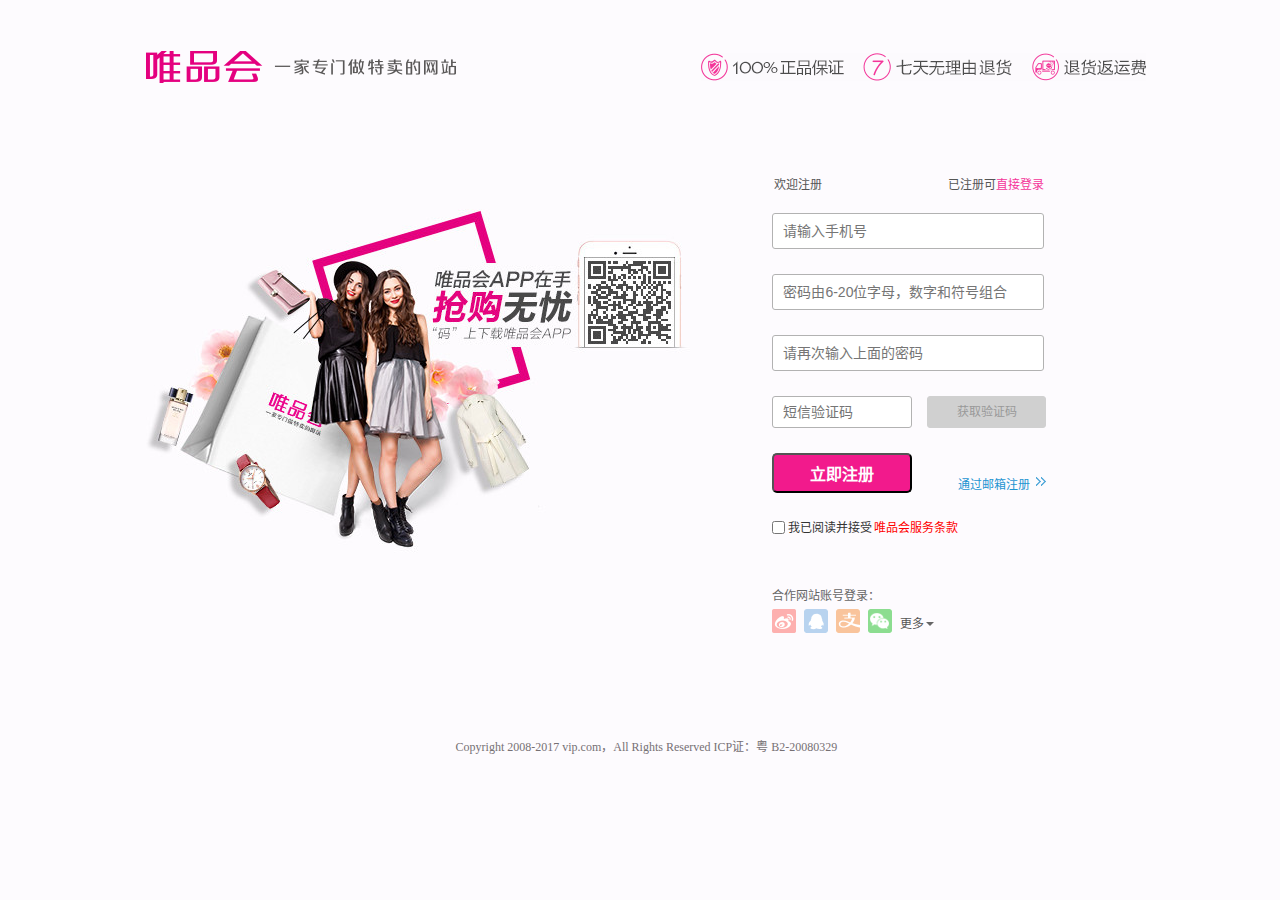
<file: register.html>
<!DOCTYPE html>
<html lang="zh-CN">
<head>
	<meta charset="UTF-8">
	<title></title>
	<link rel="stylesheet" href="css/init.css">
	<link rel="stylesheet" href="css/register.css">
	<script src="js/jquery.min.js"></script>
	 <script src="js/register.js"></script>
</head>
<body style="background:#FDFBFE">
	<div class="box">
		<header>
			<a href="javascript:void(0)" class="leftlogo"></a>
			<span class="rightimg"></span>
		</header>
		<main>
			<div class="loginform">
		    
				<div class="LF-top"><span class="left">欢迎注册</span><span class="right">已注册可<a href="./login.html"class="color">直接登录</a></span></div>
				<div class="LF-main">
					<form action="./login.html"id="register"method="post">
						<div class="form-cell">
							<input id="J_login_name" type="text" class="ui-input" name="loginName" placeholder="请输入手机号">
						</div>
						<p class="FC-title"></p>
						<div class="form-pas clearfix">
							<input id="J_login_pwd" type="password" class="ui-input" name="password" maxlength="20" placeholder="密码由6-20位字母，数字和符号组合">
							<div class="pascapital" id="J_capslock_tip">
		                        <p>请注意，键盘大写已开启</p>
		                    </div>
		                </div>
		                <p class="FP-title"></p>
						<div class="form-verifypas clearfix">

							<input id="J_login_pwd2" type="password" class="ui-input" name="password" maxlength="20" placeholder="请再次输入上面的密码">
							<div class="pascapital" id="J_capslock_tip">
		                        <p>请注意，键盘大写已开启</p>
		                    </div>
		                </div>
		                <p class="FP-verifypastitle"></p>
		                <div class="form-verification clearfix">
		                	<input type="text"placeholder="短信验证码"id="verification">
		                	<a href="javascript:void(0)"id="obtain-verification">获取验证码</a>
		                </div>
		                 <p class="Fv-verification"></p>
		                <div class="FS-submit clearfix">
		                	<button type="submit" class="ui-btn-large">立即注册</button>
		                	<a href="javascript:void(0)">通过邮箱注册</a>
		                </div>
		                <div class="FC-checkbox clearfix">
		                	<span class="FC-left"><input type="checkbox">我已阅读并接受</span>
			                <a href="javascript:void(0)"class="color">唯品会服务条款</a>
		                	
		                </div>

		                <div class="FI-img">
		                	<p class="FI-title">合作网站账号登录：</p>
		                	<p class="FI-img-clearfix clearfix">
		                		<a href="javascript:doiv(0)"class="FI-img1"></a>
		                		<a href="javascript:doiv(0)"class="FI-img2"></a>
		                		<a href="javascript:doiv(0)"class="FI-img3"></a>
		                		<a href="javascript:doiv(0)"class="FI-img4"></a>
		                		<a href="javascript:doiv(0)" class="FI-dis">更多<i class="arrow"></i></a>
		                	</p>
		                	<div class="dis-block" id="dis-block">
	                    
	                        	<a href="//passport.vip.com/login/netease" target="_blank" title="网  易" mars_sead="passport_bottom_netease_button">网  易</a>|
	                        	<a href="//passport.vip.com/login/renren" target="_blank" title=" 人人网 " mars_sead="passport_bottom_renren_button"> 人人网 </a>|
	                        	<a href="//passport.vip.com/login/ccb" target="_blank" title="建行登录" mars_sead="passport_bottom_ccb_button">建行登录</a>|
	                        	<a href="//passport.vip.com/login/tenpay" target="_blank" title="财付通" mars_sead="passport_bottom_tenpay_button">财付通</a>
	                        	<a href="//passport.vip.com/login/kaixin001" target="_blank" title="开心网" mars_sead="passport_bottom_happy_button">开心网</a>|
	                        	<a href="//passport.vip.com/login/mobile139" target="_blank" title="中国移动" mars_sead="passport_bottom_139_button">中国移动</a>|
	                        	<a href="//passport.vip.com/login/bestpay" target="_blank" title="翼支付" mars_sead="bottom_yizhifu_button">翼支付</a>
	                    </div>
		                </div>
					</form>
				</div>

			</div>
		</main>
		<footer>
			<P class="footer-title">Copyright 2008-2017 vip.com，All Rights Reserved ICP证：粤 B2-20080329</P>
		</footer>
	</div>
</body>
</html>
</file>
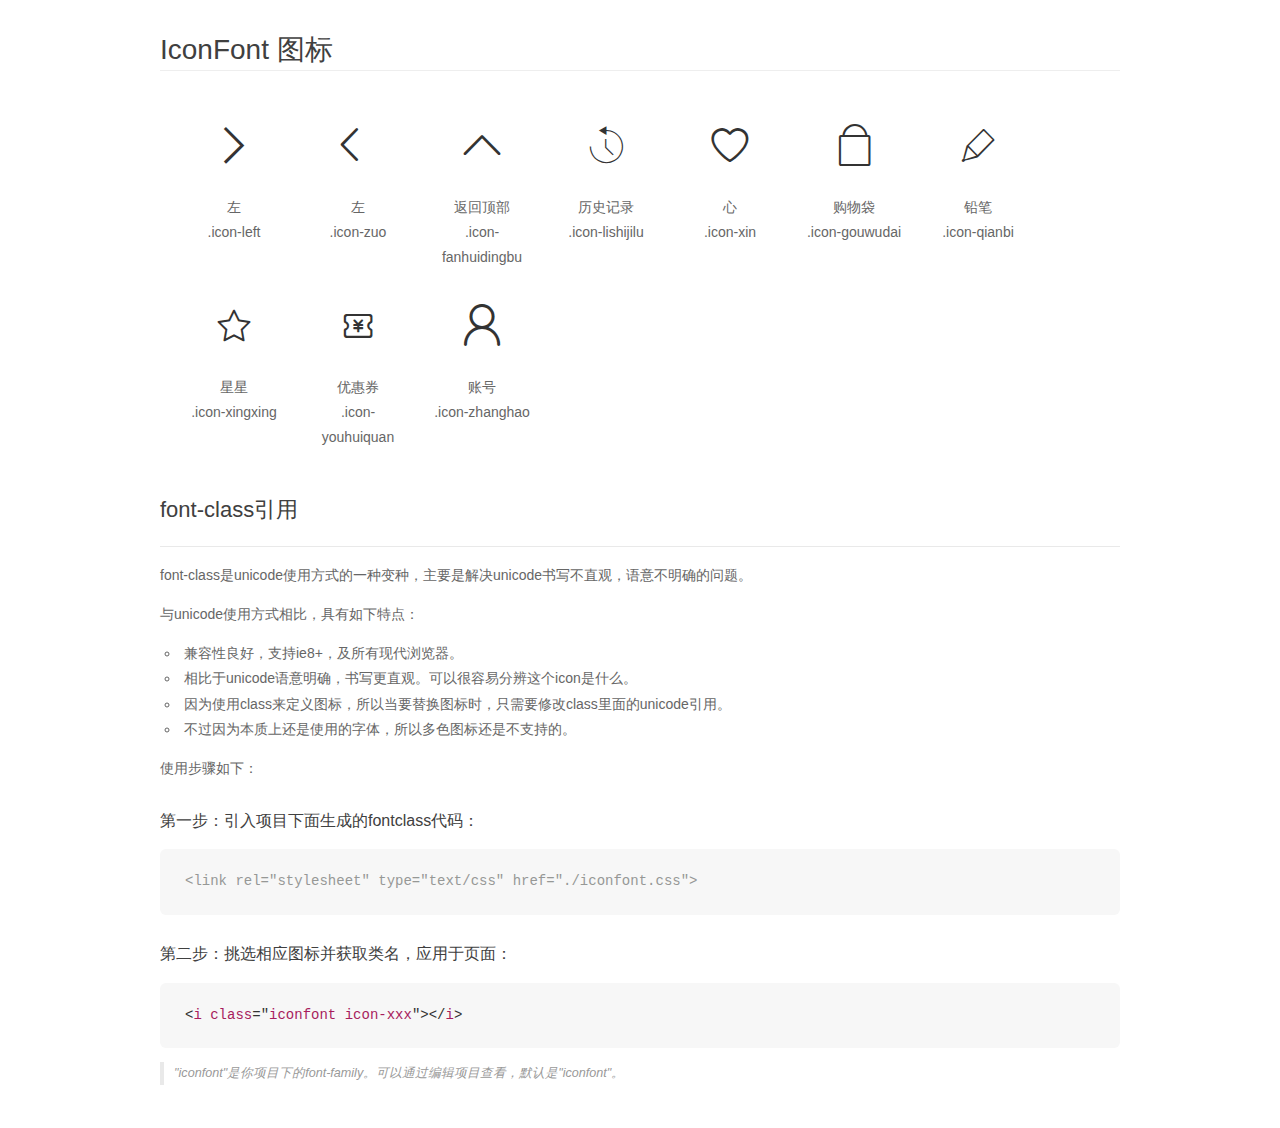
<file: font/demo_fontclass.html>
<!DOCTYPE html>
<html>
<head>
    <meta charset="utf-8"/>
    <title>IconFont</title>
    <link rel="stylesheet" href="demo.css">
    <link rel="stylesheet" href="iconfont.css">
</head>
<body>
    <div class="main markdown">
        <h1>IconFont 图标</h1>
        <ul class="icon_lists clear">
            
                <li>
                <i class="icon iconfont icon-left"></i>
                    <div class="name">左</div>
                    <div class="fontclass">.icon-left</div>
                </li>
            
                <li>
                <i class="icon iconfont icon-zuo"></i>
                    <div class="name">左</div>
                    <div class="fontclass">.icon-zuo</div>
                </li>
            
                <li>
                <i class="icon iconfont icon-fanhuidingbu"></i>
                    <div class="name">返回顶部</div>
                    <div class="fontclass">.icon-fanhuidingbu</div>
                </li>
            
                <li>
                <i class="icon iconfont icon-lishijilu"></i>
                    <div class="name">历史记录</div>
                    <div class="fontclass">.icon-lishijilu</div>
                </li>
            
                <li>
                <i class="icon iconfont icon-xin"></i>
                    <div class="name">心</div>
                    <div class="fontclass">.icon-xin</div>
                </li>
            
                <li>
                <i class="icon iconfont icon-gouwudai"></i>
                    <div class="name">购物袋</div>
                    <div class="fontclass">.icon-gouwudai</div>
                </li>
            
                <li>
                <i class="icon iconfont icon-qianbi"></i>
                    <div class="name">铅笔</div>
                    <div class="fontclass">.icon-qianbi</div>
                </li>
            
                <li>
                <i class="icon iconfont icon-xingxing"></i>
                    <div class="name">星星</div>
                    <div class="fontclass">.icon-xingxing</div>
                </li>
            
                <li>
                <i class="icon iconfont icon-youhuiquan"></i>
                    <div class="name">优惠券</div>
                    <div class="fontclass">.icon-youhuiquan</div>
                </li>
            
                <li>
                <i class="icon iconfont icon-zhanghao"></i>
                    <div class="name">账号</div>
                    <div class="fontclass">.icon-zhanghao</div>
                </li>
            
        </ul>

        <h2 id="font-class-">font-class引用</h2>
        <hr>

        <p>font-class是unicode使用方式的一种变种，主要是解决unicode书写不直观，语意不明确的问题。</p>
        <p>与unicode使用方式相比，具有如下特点：</p>
        <ul>
        <li>兼容性良好，支持ie8+，及所有现代浏览器。</li>
        <li>相比于unicode语意明确，书写更直观。可以很容易分辨这个icon是什么。</li>
        <li>因为使用class来定义图标，所以当要替换图标时，只需要修改class里面的unicode引用。</li>
        <li>不过因为本质上还是使用的字体，所以多色图标还是不支持的。</li>
        </ul>
        <p>使用步骤如下：</p>
        <h3 id="-fontclass-">第一步：引入项目下面生成的fontclass代码：</h3>


        <pre><code class="lang-js hljs javascript"><span class="hljs-comment">&lt;link rel="stylesheet" type="text/css" href="./iconfont.css"&gt;</span></code></pre>
        <h3 id="-">第二步：挑选相应图标并获取类名，应用于页面：</h3>
        <pre><code class="lang-css hljs">&lt;<span class="hljs-selector-tag">i</span> <span class="hljs-selector-tag">class</span>="<span class="hljs-selector-tag">iconfont</span> <span class="hljs-selector-tag">icon-xxx</span>"&gt;&lt;/<span class="hljs-selector-tag">i</span>&gt;</code></pre>
        <blockquote>
        <p>"iconfont"是你项目下的font-family。可以通过编辑项目查看，默认是"iconfont"。</p>
        </blockquote>
    </div>
</body>
</html>
</file>
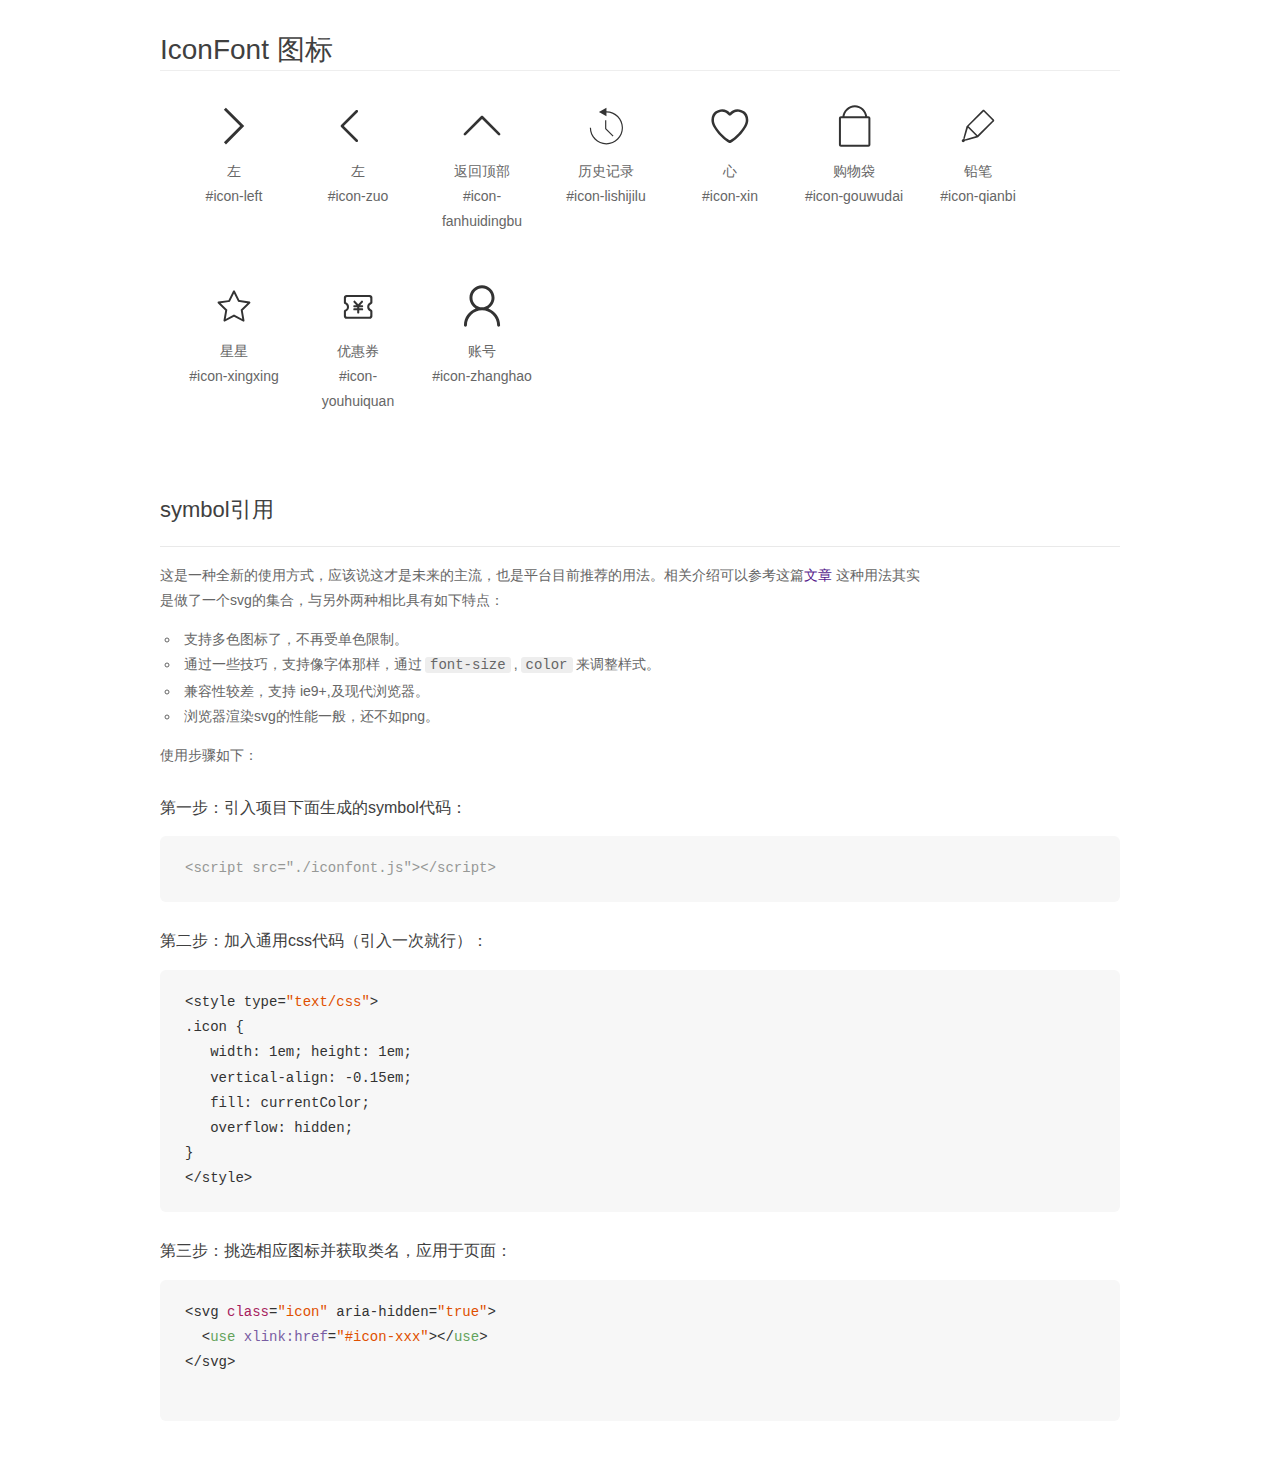
<file: font/demo_symbol.html>
<!DOCTYPE html>
<html>
<head>
    <meta charset="utf-8"/>
    <title>IconFont</title>
    <link rel="stylesheet" href="demo.css">
    <script src="iconfont.js"></script>

    <style type="text/css">
        .icon {
          /* 通过设置 font-size 来改变图标大小 */
          width: 1em; height: 1em;
          /* 图标和文字相邻时，垂直对齐 */
          vertical-align: -0.15em;
          /* 通过设置 color 来改变 SVG 的颜色/fill */
          fill: currentColor;
          /* path 和 stroke 溢出 viewBox 部分在 IE 下会显示
             normalize.css 中也包含这行 */
          overflow: hidden;
        }

    </style>
</head>
<body>
    <div class="main markdown">
        <h1>IconFont 图标</h1>
        <ul class="icon_lists clear">
            
                <li>
                    <svg class="icon" aria-hidden="true">
                        <use xlink:href="#icon-left"></use>
                    </svg>
                    <div class="name">左</div>
                    <div class="fontclass">#icon-left</div>
                </li>
            
                <li>
                    <svg class="icon" aria-hidden="true">
                        <use xlink:href="#icon-zuo"></use>
                    </svg>
                    <div class="name">左</div>
                    <div class="fontclass">#icon-zuo</div>
                </li>
            
                <li>
                    <svg class="icon" aria-hidden="true">
                        <use xlink:href="#icon-fanhuidingbu"></use>
                    </svg>
                    <div class="name">返回顶部</div>
                    <div class="fontclass">#icon-fanhuidingbu</div>
                </li>
            
                <li>
                    <svg class="icon" aria-hidden="true">
                        <use xlink:href="#icon-lishijilu"></use>
                    </svg>
                    <div class="name">历史记录</div>
                    <div class="fontclass">#icon-lishijilu</div>
                </li>
            
                <li>
                    <svg class="icon" aria-hidden="true">
                        <use xlink:href="#icon-xin"></use>
                    </svg>
                    <div class="name">心</div>
                    <div class="fontclass">#icon-xin</div>
                </li>
            
                <li>
                    <svg class="icon" aria-hidden="true">
                        <use xlink:href="#icon-gouwudai"></use>
                    </svg>
                    <div class="name">购物袋</div>
                    <div class="fontclass">#icon-gouwudai</div>
                </li>
            
                <li>
                    <svg class="icon" aria-hidden="true">
                        <use xlink:href="#icon-qianbi"></use>
                    </svg>
                    <div class="name">铅笔</div>
                    <div class="fontclass">#icon-qianbi</div>
                </li>
            
                <li>
                    <svg class="icon" aria-hidden="true">
                        <use xlink:href="#icon-xingxing"></use>
                    </svg>
                    <div class="name">星星</div>
                    <div class="fontclass">#icon-xingxing</div>
                </li>
            
                <li>
                    <svg class="icon" aria-hidden="true">
                        <use xlink:href="#icon-youhuiquan"></use>
                    </svg>
                    <div class="name">优惠券</div>
                    <div class="fontclass">#icon-youhuiquan</div>
                </li>
            
                <li>
                    <svg class="icon" aria-hidden="true">
                        <use xlink:href="#icon-zhanghao"></use>
                    </svg>
                    <div class="name">账号</div>
                    <div class="fontclass">#icon-zhanghao</div>
                </li>
            
        </ul>


        <h2 id="symbol-">symbol引用</h2>
        <hr>

        <p>这是一种全新的使用方式，应该说这才是未来的主流，也是平台目前推荐的用法。相关介绍可以参考这篇<a href="">文章</a>
        这种用法其实是做了一个svg的集合，与另外两种相比具有如下特点：</p>
        <ul>
          <li>支持多色图标了，不再受单色限制。</li>
          <li>通过一些技巧，支持像字体那样，通过<code>font-size</code>,<code>color</code>来调整样式。</li>
          <li>兼容性较差，支持 ie9+,及现代浏览器。</li>
          <li>浏览器渲染svg的性能一般，还不如png。</li>
        </ul>
        <p>使用步骤如下：</p>
        <h3 id="-symbol-">第一步：引入项目下面生成的symbol代码：</h3>
        <pre><code class="lang-js hljs javascript"><span class="hljs-comment">&lt;script src="./iconfont.js"&gt;&lt;/script&gt;</span></code></pre>
        <h3 id="-css-">第二步：加入通用css代码（引入一次就行）：</h3>
        <pre><code class="lang-js hljs javascript">&lt;style type=<span class="hljs-string">"text/css"</span>&gt;
.icon {
   width: <span class="hljs-number">1</span>em; height: <span class="hljs-number">1</span>em;
   vertical-align: <span class="hljs-number">-0.15</span>em;
   fill: currentColor;
   overflow: hidden;
}
&lt;<span class="hljs-regexp">/style&gt;</span></code></pre>
        <h3 id="-">第三步：挑选相应图标并获取类名，应用于页面：</h3>
        <pre><code class="lang-js hljs javascript">&lt;svg <span class="hljs-class"><span class="hljs-keyword">class</span></span>=<span class="hljs-string">"icon"</span> aria-hidden=<span class="hljs-string">"true"</span>&gt;<span class="xml"><span class="hljs-tag">
  &lt;<span class="hljs-name">use</span> <span class="hljs-attr">xlink:href</span>=<span class="hljs-string">"#icon-xxx"</span>&gt;</span><span class="hljs-tag">&lt;/<span class="hljs-name">use</span>&gt;</span>
</span>&lt;<span class="hljs-regexp">/svg&gt;
        </span></code></pre>
    </div>
</body>
</html>
</file>
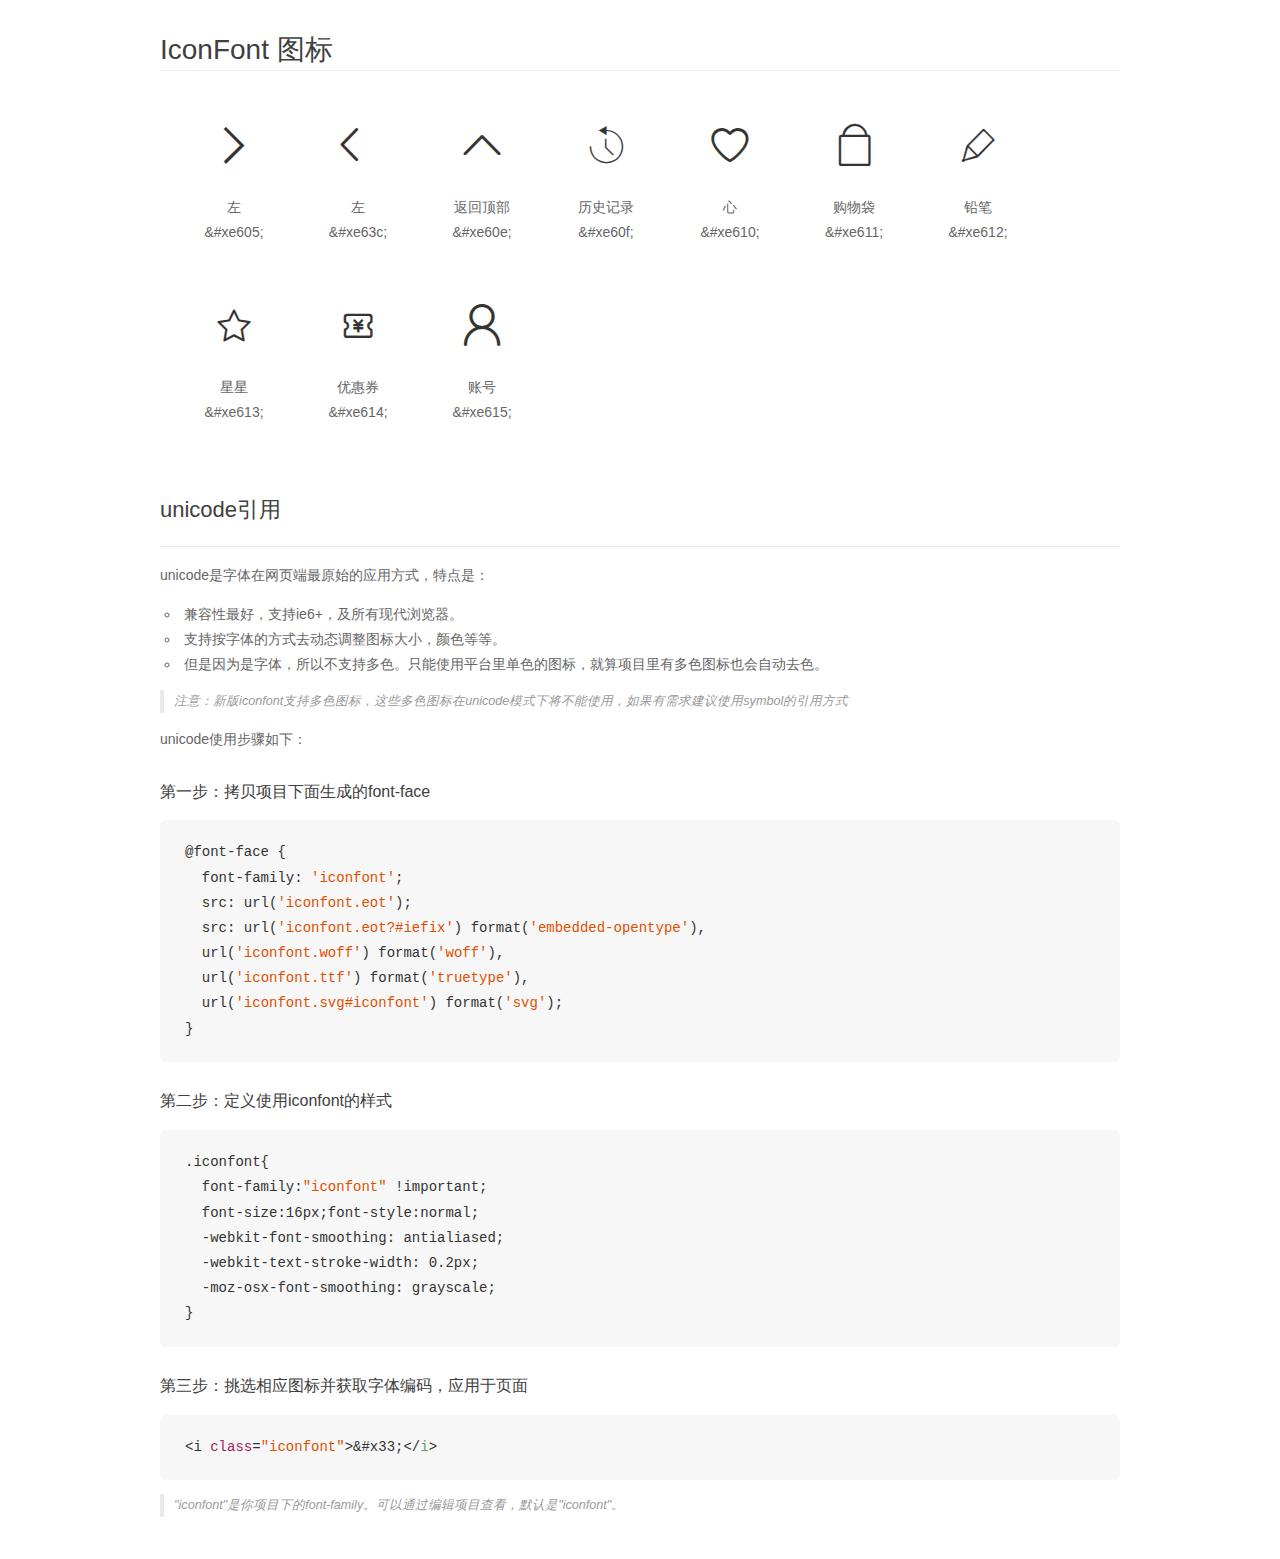
<file: font/demo_unicode.html>
<!DOCTYPE html>
<html>
<head>
    <meta charset="utf-8"/>
    <title>IconFont</title>
    <link rel="stylesheet" href="demo.css">

    <style type="text/css">

        @font-face {font-family: "iconfont";
          src: url('iconfont.eot'); /* IE9*/
          src: url('iconfont.eot#iefix') format('embedded-opentype'), /* IE6-IE8 */
          url('iconfont.woff') format('woff'), /* chrome, firefox */
          url('iconfont.ttf') format('truetype'), /* chrome, firefox, opera, Safari, Android, iOS 4.2+*/
          url('iconfont.svg#iconfont') format('svg'); /* iOS 4.1- */
        }

        .iconfont {
          font-family:"iconfont" !important;
          font-size:16px;
          font-style:normal;
          -webkit-font-smoothing: antialiased;
          -webkit-text-stroke-width: 0.2px;
          -moz-osx-font-smoothing: grayscale;
        }

    </style>
</head>
<body>
    <div class="main markdown">
        <h1>IconFont 图标</h1>
        <ul class="icon_lists clear">
            
                <li>
                <i class="icon iconfont">&#xe605;</i>
                    <div class="name">左</div>
                    <div class="code">&amp;#xe605;</div>
                </li>
            
                <li>
                <i class="icon iconfont">&#xe63c;</i>
                    <div class="name">左</div>
                    <div class="code">&amp;#xe63c;</div>
                </li>
            
                <li>
                <i class="icon iconfont">&#xe60e;</i>
                    <div class="name">返回顶部</div>
                    <div class="code">&amp;#xe60e;</div>
                </li>
            
                <li>
                <i class="icon iconfont">&#xe60f;</i>
                    <div class="name">历史记录</div>
                    <div class="code">&amp;#xe60f;</div>
                </li>
            
                <li>
                <i class="icon iconfont">&#xe610;</i>
                    <div class="name">心</div>
                    <div class="code">&amp;#xe610;</div>
                </li>
            
                <li>
                <i class="icon iconfont">&#xe611;</i>
                    <div class="name">购物袋</div>
                    <div class="code">&amp;#xe611;</div>
                </li>
            
                <li>
                <i class="icon iconfont">&#xe612;</i>
                    <div class="name">铅笔</div>
                    <div class="code">&amp;#xe612;</div>
                </li>
            
                <li>
                <i class="icon iconfont">&#xe613;</i>
                    <div class="name">星星</div>
                    <div class="code">&amp;#xe613;</div>
                </li>
            
                <li>
                <i class="icon iconfont">&#xe614;</i>
                    <div class="name">优惠券</div>
                    <div class="code">&amp;#xe614;</div>
                </li>
            
                <li>
                <i class="icon iconfont">&#xe615;</i>
                    <div class="name">账号</div>
                    <div class="code">&amp;#xe615;</div>
                </li>
            
        </ul>
        <h2 id="unicode-">unicode引用</h2>
        <hr>

        <p>unicode是字体在网页端最原始的应用方式，特点是：</p>
        <ul>
        <li>兼容性最好，支持ie6+，及所有现代浏览器。</li>
        <li>支持按字体的方式去动态调整图标大小，颜色等等。</li>
        <li>但是因为是字体，所以不支持多色。只能使用平台里单色的图标，就算项目里有多色图标也会自动去色。</li>
        </ul>
        <blockquote>
        <p>注意：新版iconfont支持多色图标，这些多色图标在unicode模式下将不能使用，如果有需求建议使用symbol的引用方式</p>
        </blockquote>
        <p>unicode使用步骤如下：</p>
        <h3 id="-font-face">第一步：拷贝项目下面生成的font-face</h3>
        <pre><code class="lang-js hljs javascript">@font-face {
  font-family: <span class="hljs-string">'iconfont'</span>;
  src: url(<span class="hljs-string">'iconfont.eot'</span>);
  src: url(<span class="hljs-string">'iconfont.eot?#iefix'</span>) format(<span class="hljs-string">'embedded-opentype'</span>),
  url(<span class="hljs-string">'iconfont.woff'</span>) format(<span class="hljs-string">'woff'</span>),
  url(<span class="hljs-string">'iconfont.ttf'</span>) format(<span class="hljs-string">'truetype'</span>),
  url(<span class="hljs-string">'iconfont.svg#iconfont'</span>) format(<span class="hljs-string">'svg'</span>);
}
</code></pre>
        <h3 id="-iconfont-">第二步：定义使用iconfont的样式</h3>
        <pre><code class="lang-js hljs javascript">.iconfont{
  font-family:<span class="hljs-string">"iconfont"</span> !important;
  font-size:<span class="hljs-number">16</span>px;font-style:normal;
  -webkit-font-smoothing: antialiased;
  -webkit-text-stroke-width: <span class="hljs-number">0.2</span>px;
  -moz-osx-font-smoothing: grayscale;
}
</code></pre>
        <h3 id="-">第三步：挑选相应图标并获取字体编码，应用于页面</h3>
        <pre><code class="lang-js hljs javascript">&lt;i <span class="hljs-class"><span class="hljs-keyword">class</span></span>=<span class="hljs-string">"iconfont"</span>&gt;&amp;#x33;<span class="xml"><span class="hljs-tag">&lt;/<span class="hljs-name">i</span>&gt;</span></span></code></pre>

        <blockquote>
        <p>"iconfont"是你项目下的font-family。可以通过编辑项目查看，默认是"iconfont"。</p>
        </blockquote>
    </div>


</body>
</html>
</file>
<file: css/init.css>
body,
div,
dl,
dt,
dd,
ul,
ol,
li,
h1,
h2,
h3,
h4,
h5,
h6,
pre,
code,
form,
fieldset,
legend,
input,
button,
textarea,
p,
blockquote,
th,
td {
  margin: 0;
  padding: 0;
  font-family: 微软雅黑;
}
body {
  background: #fff;
  color: #555;
  font-size: 14px;
  font-family: 微软雅黑;
}
td,
th,
caption {
  font-size: 14px;
}
h1,
h2,
h3,
h4,
h5,
h6 {
  font-weight: normal;
  font-size: 100%;
}
address,
caption,
cite,
code,
dfn,
em,
strong,
th,
var {
  font-style: normal;
  font-weight: normal;
}
a {
  color: #555;
  text-decoration: none;
}
a:hover {
  text-decoration: none;
}
img {
  border: none;
}
ol,
ul,
li {
  list-style: none;
}
input,
textarea,
select,
button {
  font: 14px Verdana, Helvetica, Arial, sans-serif;
}
table {
  border-collapse: collapse;
}
html {
  overflow-y: scroll;
  font-family: 微软雅黑;
}
.clearfix:after {
  content: ".";
  display: block;
  height: 0;
  clear: both;
  visibility: hidden;
}
.clearfix {
  *zoom: 1;
}
</file>
<file: css/header&footer.css>
/*头部css布局样式开始*/
.box {
  overflow: hidden;
}
header {
  width: 100%;
  height: 168px;
}
.head-top {
  width: 100%;
  height: 28px;
  background: #F5F5F5;
  position: relative;
}
.head-main {
  width: 100%;
  height: 100px;
  background: #fff;
}
nav {
  width: 100%;
  height: 40px;
  background: #F10180;
}
/*头部css样式布局结束*/
/*头部head-top的css样式开始*/
.HTbox {
  width: 62%;
  margin: 0 auto;
  min-width: 768px;
  /*选区css样式开始*/
  /*选区css样式结束*/
  /*头部top菜单栏css样式开始*/
}
.HTbox .HTBsel {
  width: 87px;
  height: 28px;
  float: left;
  position: absolute;
}
.HTbox .HTBsel .HTBS-btn {
  height: 28px;
  padding: 0 12px 0 17px;
  border-left: 1px solid #F5F5F5;
  border-right: 1px solid #F5F5F5;
  cursor: pointer;
  position: absolute;
}
.HTbox .HTBsel .HTBS-btn span {
  line-height: 28px;
  display: inline-block;
  font-size: 12px;
  color: #555;
  float: left;
}
.HTbox .HTBsel .HTBS-btn i {
  float: right;
  font-style: normal;
  display: inline-block;
  margin-top: 12px;
  margin-left: 20px;
  border-width: 5px;
  border-top-width: 5px;
  border-right-width: 5px;
  border-bottom-width: 5px;
  border-left-width: 5px;
  width: 0;
  height: 0;
  line-height: 0;
  vertical-align: middle;
  /* border-width: 4px; */
  border-color: #999 transparent transparent transparent;
  border-style: solid dashed dotted dashed;
}
.HTbox .HTBsel .HTBS-box {
  position: absolute;
  top: 28px;
  width: 297px;
  height: 461px;
  border: 1px solid #CDCDCD;
  display: none;
  z-index: 110;
}
.HTbox .HTBsel .HTBS-box .HTBSB-inner {
  width: 255px;
  height: 435px;
  background-color: #fff;
  padding: 4px 20px 20px;
}
.HTbox .HTBsel .HTBS-box .HTBSB-inner .sel-tit {
  margin: 0 0 14px 0;
  padding-left: 4px;
  height: 30px;
  line-height: 30px;
  border-bottom: 1px dotted #666;
  font-weight: 700;
  text-align: left;
  color: #000;
  font-size: 14px;
}
.HTbox .HTBsel .HTBS-box .HTBSB-inner .sel-table tr th {
  height: 26px;
  width: 20px;
  text-align: left;
  font-weight: 100;
}
.HTbox .HTBsel .HTBS-box .HTBSB-inner .sel-table tr td {
  text-align: left;
}
.HTbox .HTBsel .HTBS-box .HTBSB-inner .sel-table tr td span {
  font-size: 12px;
  cursor: pointer;
  padding: 2px 5px;
  color: #676767;
  margin-right: 3px;
}
.HTbox .HTBsel .HTBSB-border {
  display: none;
  width: 85px;
  height: 1px;
  background: #fff;
  position: absolute;
  left: 1px;
  bottom: -1px;
  z-index: 113;
}
.HTbox .HTBsel:hover .HTBSB-border {
  display: block;
}
.HTbox .HTBsel:hover .HTBS-box {
  display: block;
}
.HTbox .HTBsel:hover i {
  margin-top: 8px;
  border-color: transparent  transparent #f10180 transparent;
}
.HTbox .HTBsel:hover .HTBS-btn {
  background: #fff;
  height: 28px;
  padding: 0 14px 0 17px;
  border-left: 1px solid #CDCDCD;
  border-right: 1px solid #CDCDCD;
  cursor: pointer;
  position: absolute;
}
.HTbox .HTBtool {
  width: 676px;
  height: 28px;
  float: right;
}
.HTbox .HTBtool > li {
  height: 28px;
  float: left;
  padding: 0 20px 0 13px;
  border-left: 1px solid #F5F5F5;
  border-right: 1px solid #F5F5F5;
  position: relative;
}
.HTbox .HTBtool > li:hover i {
  margin-top: 8px;
  border-color: transparent  transparent #f10180 transparent;
  border-style: solid dashed dotted dashed ;
}
.HTbox .HTBtool > li:hover a {
  color: #f10180;
}
.HTbox .HTBtool > li a {
  position: relative;
  width: 48px;
  height: 14px;
  line-height: 28px;
  text-decoration: none;
  vertical-align: top;
  color: #666;
  font-size: 12px;
}
.HTbox .HTBtool > li i {
  float: right;
  display: inline-block;
  margin-top: 12px;
  margin-left: 4px;
  width: 0;
  height: 0;
  line-height: 0;
  vertical-align: middle;
  border-width: 4px;
  border-color: #999 transparent transparent transparent;
  border-style: solid dashed dotted dashed;
}
.HTbox .HTBtool .HTBTL1:hover {
  background: #fff;
  border-left: 1px solid #CDCDCD;
  border-right: 1px solid #CDCDCD;
}
.HTbox .HTBtool .HTBTL1 .HTBTL1-dis {
  position: absolute;
  top: 28px;
  left: -1px;
  width: 280px;
  height: 150px;
  padding-top: 14px;
  padding: 10px 0;
  border: 1px solid #cdcdcd;
  background-color: #fff;
  color: #333;
  z-index: 110;
  display: none;
}
.HTbox .HTBtool .HTBTL1 .HTBTL1-dis .border {
  display: none;
  width: 69px;
  height: 1px;
  background: #fff;
  position: absolute;
  top: -1px;
  left: 0px;
}
.HTbox .HTBtool .HTBTL1 .HTBTL1-dis .HTBTWD-top {
  width: 240px;
  height: 38px;
  padding: 15px 20px 0;
  position: relative;
}
.HTbox .HTBtool .HTBTL1 .HTBTL1-dis .HTBTWD-top .HTBTWDT-img {
  width: 38px;
  height: 38px;
  display: inline-block;
  padding: 0;
  background-color: #fff;
  border-radius: 50%;
  background: url(../images/header.png) no-repeat 0 -185px;
}
.HTbox .HTBtool .HTBTL1 .HTBTL1-dis .HTBTWD-top .HTBTWDT-font {
  margin-left: 15px;
  position: absolute;
  display: inline-block;
  width: 180px;
  height: 38px;
  line-height: 38px;
  font-size: 12px;
  border-bottom: 1px dotted #666;
}
.HTbox .HTBtool .HTBTL1 .HTBTL1-dis .HTBTWD-bottom {
  height: 78px;
  padding: 15px 14px 0;
}
.HTbox .HTBtool .HTBTL1 .HTBTL1-dis .HTBTWD-bottom .HTBTWDB-left {
  width: 120px;
  float: left;
  font-size: 12px;
  color: #333333;
}
.HTbox .HTBtool .HTBTL1 .HTBTL1-dis .HTBTWD-bottom .HTBTWDB-left > li {
  padding: 5px 0;
}
.HTbox .HTBtool .HTBTL1 .HTBTL1-dis .HTBTWD-bottom .HTBTWDB-right {
  width: 120px;
  float: right;
  font-size: 12px;
  color: #333333;
}
.HTbox .HTBtool .HTBTL1 .HTBTL1-dis .HTBTWD-bottom .HTBTWDB-right > li {
  padding: 5px 0;
}
.HTbox .HTBtool .HTBTL1:hover .border {
  display: block;
  z-index: 2px;
}
.HTbox .HTBtool .HTBTL1:hover .HTBTL1-dis {
  display: block;
}
.HTbox .HTBtool .HTBTL4:hover {
  background: #fff;
  border-left: 1px solid #CDCDCD;
  border-right: 1px solid #CDCDCD;
}
.HTbox .HTBtool .HTBTL4 .HTBTL4-dis {
  display: none;
  position: absolute;
  top: 28px;
  left: -1px;
  height: 67px;
  width: 120px;
  text-align: left;
  padding: 0 10px 10px 0;
  background: #fff;
  border: 1px solid #CDCDCD;
  z-index: 99;
}
.HTbox .HTBtool .HTBTL4 .HTBTL4-dis .border {
  display: none;
  width: 93px;
  height: 1px;
  background: #fff;
  position: absolute;
  top: -1px;
  left: 0;
}
.HTbox .HTBtool .HTBTL4 .HTBTL4-dis span {
  margin: 15px 15px;
  display: block;
  font-size: 12px;
  color: #666;
}
.HTbox .HTBtool .HTBTL4:hover .border {
  display: block;
  z-index: 2px;
}
.HTbox .HTBtool .HTBTL4:hover .HTBTL4-dis {
  display: block;
}
.HTbox .HTBtool .HTBTL5:hover {
  background: #fff;
  border-left: 1px solid #CDCDCD;
  border-right: 1px solid #CDCDCD;
}
.HTbox .HTBtool .HTBTL5 .HTBTL5-dis {
  display: none;
  background: #fff;
  width: 105px;
  height: 100px;
  padding-top: 5px;
  border: 1px solid #CDCDCD;
  position: absolute;
  top: 28px;
  left: -1px;
  z-index: 110;
}
.HTbox .HTBtool .HTBTL5 .HTBTL5-dis .border {
  display: none;
  width: 105px;
  height: 1px;
  background: #fff;
  position: absolute;
  top: -1px;
  left: 0;
}
.HTbox .HTBtool .HTBTL5 .HTBTL5-dis ul > li {
  font-size: 12px;
  color: #666;
  margin: 2px 0;
  padding: 4px 0;
  text-align: center;
}
.HTbox .HTBtool .HTBTL5:hover .border {
  display: block;
  z-index: 2px;
}
.HTbox .HTBtool .HTBTL5:hover .HTBTL5-dis {
  display: block;
}
.HTbox .HTBtool .HTBTL6 {
  width: 72px;
}
.HTbox .HTBtool .HTBTL6:hover {
  background: #fff;
  border-left: 1px solid #CDCDCD;
  border-right: 1px solid #CDCDCD;
}
.HTbox .HTBtool .HTBTL6 .HTBTL6-dis {
  display: none;
  background: #fff;
  width: 105px;
  height: 141px;
  border: 1px solid #CDCDCD;
  position: absolute;
  top: 28px;
  left: -1px;
  z-index: 110;
}
.HTbox .HTBtool .HTBTL6 .HTBTL6-dis .border {
  display: none;
  width: 105px;
  height: 1px;
  background: #fff;
  position: absolute;
  top: -1px;
  left: 0px;
}
.HTbox .HTBtool .HTBTL6 .HTBTL6-dis ul {
  padding-top: 10px;
  padding: 0 16px;
}
.HTbox .HTBtool .HTBTL6 .HTBTL6-dis ul li {
  font-size: 12px;
  color: #666;
  margin: 8px 0;
}
.HTbox .HTBtool .HTBTL6:hover .border {
  display: block;
  z-index: 2px;
}
.HTbox .HTBtool .HTBTL6:hover .HTBTL6-dis {
  display: block;
}
.HTbox .HTBtool .HTBTL7:hover {
  background: #fff;
  border-left: 1px solid #CDCDCD;
  border-right: 1px solid #CDCDCD;
}
.HTbox .HTBtool .HTBTL7 .HTBTL7-dis {
  z-index: 110;
  display: none;
  background: #fff;
  width: 188px;
  height: 217px;
  border: 1px solid #CDCDCD;
  padding-top: 12px;
  text-align: center;
  position: absolute;
  top: 28px;
  left: -120px;
}
.HTbox .HTBtool .HTBTL7 .HTBTL7-dis .border {
  display: none;
  width: 69px;
  height: 1px;
  background: #fff;
  position: absolute;
  top: -1px;
  right: 0px;
}
.HTbox .HTBtool .HTBTL7 .HTBTL7-dis img {
  display: block;
  width: 161px;
  height: 161px;
  text-align: center;
  padding: 8px 12px;
}
.HTbox .HTBtool .HTBTL7 .HTBTL7-dis h2 {
  font-size: 14px;
  font-weight: 700;
  line-height: 40px;
  height: 40px;
  color: #333;
}
.HTbox .HTBtool .HTBTL7:hover .border {
  display: block;
  z-index: 2px;
}
.HTbox .HTBtool .HTBTL7:hover .HTBTL7-dis {
  display: block;
}
.HTbox .HTBtool .HTBTL8:hover {
  background: #fff;
  border-left: 1px solid #CDCDCD;
  border-right: 1px solid #CDCDCD;
}
.HTbox .HTBtool .HTBTL8 .HTBTL8-dis {
  display: none;
  background: #fff;
  width: 302px;
  height: 146px;
  border: 1px solid #CDCDCD;
  padding-top: 12px;
  text-align: center;
  position: absolute;
  top: 28px;
  right: -1px;
  z-index: 110;
}
.HTbox .HTBtool .HTBTL8 .HTBTL8-dis .border {
  display: none;
  width: 69px;
  height: 1px;
  background: #fff;
  position: absolute;
  top: -1px;
  right: 0px;
}
.HTbox .HTBtool .HTBTL8 .HTBTL8-dis .top {
  height: 50%;
  margin: 0 20px;
  border-bottom: 1px dotted #666;
}
.HTbox .HTBtool .HTBTL8 .HTBTL8-dis .top h5 {
  height: 25px;
  font-weight: bold;
  text-align: left;
  margin-top: 5px;
}
.HTbox .HTBtool .HTBTL8 .HTBTL8-dis .top p {
  height: 25px;
  font-size: 12px;
  text-align: left;
}
.HTbox .HTBtool .HTBTL8 .HTBTL8-dis .top p span {
  margin: 0 5px;
}
.HTbox .HTBtool .HTBTL8 .HTBTL8-dis .buttom {
  height: 50%;
  margin: 0 20px;
}
.HTbox .HTBtool .HTBTL8 .HTBTL8-dis .buttom h5 {
  height: 25px;
  font-weight: bold;
  text-align: left;
  margin-top: 15px;
}
.HTbox .HTBtool .HTBTL8 .HTBTL8-dis .buttom p {
  height: 25px;
  font-size: 12px;
  text-align: left;
}
.HTbox .HTBtool .HTBTL8 .HTBTL8-dis .buttom p span {
  margin: 0 5px;
}
.HTbox .HTBtool .HTBTL8:hover .border {
  display: block;
  z-index: 2px;
}
.HTbox .HTBtool .HTBTL8:hover .HTBTL8-dis {
  display: block;
}
/*头部top菜单栏css样式结束*/
/*头部main的css样式开始*/
.head-main {
  width: 100%;
  height: 100px;
}
.head-main .HM-box {
  width: 67%;
  height: 100px;
  margin: 0 auto;
  min-width: 768px;
}
.head-main .HM-box .HMB-left {
  width: 250px;
  height: 100%;
  float: left;
}
.head-main .HM-box .HMB-left img {
  display: inline-block;
  width: 250px;
  height: 100%;
}
.head-main .HM-box .HMB-right {
  width: 531px;
  height: 100%;
  float: right;
  position: relative;
}
.head-main .HM-box .HMB-right div {
  width: 120px;
  height: 100%;
  float: left;
  margin: 0 5px;
}
.head-main .HM-box .HMB-right div img {
  display: inline-block;
  width: 120px;
  height: 100%;
}
.head-main .HM-box .HMB-right .HMBR-D4 {
  padding-top: 25px;
  height: 50%;
}
.head-main .HM-box .HMB-right .HMBR-D4 .HMBRD4-box {
  padding-top: 14px;
  width: 134px;
  height: 50%;
  position: absolute;
  border-left: 1px solid #fff;
  border-top: 1px solid #fff;
  border-right: 1px solid #fff;
}
.head-main .HM-box .HMB-right .HMBR-D4 .HMBRD4-box .bag {
  width: 28px;
  height: 28px;
  float: left;
  margin-right: 15px;
  background: url(../images/header.png) no-repeat 6px -57px;
}
.head-main .HM-box .HMB-right .HMBR-D4 .HMBRD4-box span {
  display: inline-block;
  font-size: 12px;
  height: 28px;
  text-align: center;
  line-height: 28px;
}
.head-main .HM-box .HMB-right .HMBR-D4 .HMBRD4-box p {
  display: inline-block;
  width: 24px;
  height: 16px;
  background: #f10180;
  text-align: center;
  color: #fff;
  border-radius: 45%;
  position: absolute;
  top: 13px;
  left: 14px;
}
.head-main .HM-box .HMB-right .HMBR-D4 .HMBRD4-box:hover {
  border-top: 1px solid #CDCDCD;
  border-left: 1px solid #CDCDCD;
  border-right: 1px solid #CDCDCD;
}
.head-main .HM-box .HMB-right .HMBR-D4 .HMBRD4-box .border {
  display: none;
  width: 136px;
  height: 1px;
  background-color: #fff;
  position: absolute;
  top: -1px;
  right: 0px;
  z-index: 2;
}
.head-main .HM-box .HMB-right .HMBR-D4 .HMBRD4-box .HMBRD4D-dis {
  width: 320px;
  height: 50px;
  padding: 20px 20px 14px 13px;
  background-color: #fff;
  border: 1px solid #d9d9d9;
  position: absolute;
  top: 58px;
  right: -6px;
  display: none;
  z-index: 110;
}
.head-main .HM-box .HMB-right .HMBR-D4 .HMBRD4-box .HMBRD4D-dis span {
  display: inline-block;
  width: 320px;
  height: 50px;
  line-height: 50px;
}
.head-main .HM-box .HMB-right .HMBR-D4 .HMBRD4-box:hover .border {
  display: block;
}
.head-main .HM-box .HMB-right .HMBR-D4 .HMBRD4-box:hover .HMBRD4D-dis {
  display: block;
}
/*头部main的css样式开始*/
/*头部导航条开始*/
nav {
  position: relative;
  z-index: 100;
}
nav .N-box {
  width: 65%;
  height: 40px;
  min-width: 768px;
  margin: 0 auto;
}
nav .N-box .NB-U1 {
  width: 80%;
  height: 40px;
  float: left;
}
nav .N-box .NB-U1 li {
  float: left;
}
nav .N-box .NB-U1 li a {
  display: block;
  height: 40px;
  _height: auto;
  text-align: center;
  color: #fff;
  _width: 80px;
  _padding: 0;
  font-size: .14rem;
  line-height: 40px;
  white-space: nowrap;
  padding: 0 19px;
  font-weight: bold;
}
nav .N-box .NB-U1 li:hover {
  background: #db0a76;
}
nav .N-box .NB-U1 .L1 {
  background: #BD1067;
}
nav .N-box .NB-U1 .L1:hover {
  background: #BD1067;
}
nav .N-box .NB-U1 .NBRU-L9 {
  position: relative;
}
nav .N-box .NB-U1 .NBRU-L9 i {
  position: absolute;
  top: 20px;
  right: 5px;
  float: right;
  font-style: normal;
  display: inline-block;
  border-width: 5px;
  border-top-width: 5px;
  border-right-width: 5px;
  border-bottom-width: 5px;
  border-left-width: 5px;
  width: 0;
  height: 0;
  line-height: 0;
  vertical-align: middle;
  border-width: 4px;
  border-color: #fff transparent transparent transparent;
  border-style: solid dashed dotted dashed;
}
nav .N-box .NB-U1 .NBRU-L9:hover i {
  position: absolute;
  top: 15px;
  right: 5px;
  float: right;
  font-style: normal;
  display: inline-block;
  border-width: 5px;
  border-top-width: 5px;
  border-right-width: 5px;
  border-bottom-width: 5px;
  border-left-width: 5px;
  width: 0;
  height: 0;
  line-height: 0;
  vertical-align: middle;
  border-width: 4px;
  border-color: transparent transparent #fff transparent;
  border-style: solid dashed dotted dashed;
}
nav .N-box .NB-U1 .NBRU-L9 .NBRUL9-dis {
  width: 760%;
  z-index: 112;
  box-shadow: 0 0 3px 3px rgba(0, 0, 0, 0.1);
  padding: 28% 15% 12% 10%;
  background: #fff;
  position: absolute;
  right: 0;
  top: 40px;
  display: none;
  overflow: hidden;
  font-size: 0;
}
nav .N-box .NB-U1 .NBRU-L9 .NBRUL9-dis>a{
	padding: 0;
	margin-bottom: 3%;
	margin-left: 4%;
	width:44%;
  height: 50%;
  display: inline-block;
  float: left;
  position: relative;
}nav .N-box .NB-U1 .NBRU-L9 .NBRUL9-dis a>img{
  display: block;
  width:100%;
}
nav .N-box .NB-U1 .NBRU-L9 .NBRUL9-dis a .shade-box {
  display: block;
  width: 100%;
  height: 20%;
  position: absolute;
  bottom:0;
  left: 0;
  line-height: 20px;
}
nav .N-box .NB-U1 .NBRU-L9 .NBRUL9-dis a .shade-box .shade {
  display: block;
  width: 100%;
  height: 20px;
  position: absolute;
  bottom: 20%;
  left: 0;
  line-height: 20px;
  font-weight: bold;
}
nav .N-box .NB-U1 .NBRU-L9 .NBRUL9-dis a:link .shade-box {
  height: 20%;
  transition: all 0.3s ease-in 0.1s;
}
nav .N-box .NB-U1 .NBRU-L9 .NBRUL9-dis a:hover .shade-box {
  height: 75%;
  background: rgba(0, 0, 0, 0.3);
  transition: all 0.5s ease-in 0.1s;
}
nav .N-box .NB-U1 .NBRU-L9:hover .NBRUL9-dis {
  display: block;
}
nav .N-box .NB-U2 {
  width: 20%;
  height: 40px;
  overflow: hidden;
  float: right;
}
nav .N-box .NB-U2 li {
  float: left;
}
nav .N-box .NB-U2 li:hover {
  background: #db0a76;
  transition: all 0.5s ease-in 0.1s;
}
nav .N-box .NB-U2 li a {
  display: block;
  height: 40px;
  _height: auto;
  text-align: center;
  color: #fff;
  _width: 80px;
  _padding: 0;
  font-size: .14rem;
  line-height: 40px;
  white-space: nowrap;
  padding: 0 15px;
  font-weight: 700px;
  font-weight: bold;
}
nav .N-box .NB-U2 li a img {
  display: inline-block;
  margin: 0px 5px;
  vertical-align: middle;
  margin-top: -3px;
}
nav .N-box .NB-U2 li a span {
  display: inline-block;
  vertical-align: middle;
}
/*头部导航条开始*/
/*尾部的css样式开始*/
footer {
  width: 100%;
  background: #FCFCFC;
}
footer .F-box {
  width: 60%;
  min-width: 1000px;
  height: 449px;
  margin: 0 auto;
  overflow: hidden;
}
footer .F-box .F-vip {
  width: 100%;
  overflow: hidden;
}
footer .F-box .F-vip li {
  width: 12%;
  margin-left: 2%;
  float: left;
}
footer .F-box .F-vip li .vip {
  display: block;
  margin-top: 20%;
  width: 100%;
  height: 96px;
  font-size: 0;
  text-indent: -100%;
  background: url(../images/footer-vip.png) no-repeat 0 0;
}
footer .F-box .F-vip li .FV-i1 {
  background-position: -10px -9px;
}
footer .F-box .F-vip li .FV-i2 {
  background-position: -148px -9px;
}
footer .F-box .F-vip li .FV-i3 {
  background-position: -295px -9px;
}
footer .F-box .F-vip li .FV-i4 {
  background-position: -443px -9px;
}
footer .F-box .F-vip li .FV-i5 {
  background-position: -590px -9px;
}
footer .F-box .F-vip li .FV-i6 {
  background-position: -738px -9px;
}
footer .F-box .F-vip li .FV-i7 {
  background-position: -885px -9px;
}
footer .F-box .F-list {
  overflow: hidden;
  zoom: 1;
  margin: 2% 0 1%;
  line-height: 20px;
}
footer .F-box .F-list .FL-main {
  float: left;
  width: 14%;
  height: 146px;
  padding-left: 1.6%;
  border-right: 1px solid #e0e0e0;
}
footer .F-box .F-list .FL-main dt {
  font-size: 13px;
  margin-bottom: 0.5%;
  color: #4d4d4d;
}
footer .F-box .F-list .FL-main dd a {
  color: grey;
  text-decoration: none;
  display: block;
  font-size: 12px;
}
footer .F-box .F-list .FL-main dd:hover a {
  color: #F10180;
  margin-bottom: 3px;
}
footer .F-box .F-list .FL-main dd img {
  vertical-align: top;
  display: block;
}
footer .F-box .F-list .border {
  border: none;
}
footer .F-box .F-inwe {
  margin-bottom: 0;
  text-align: center;
  margin-right: 7%;
}
footer .F-box .F-inwe .FI-top {
  background-color: #d7237e;
  height: 30px;
  line-height: 30px;
}
footer .F-box .F-inwe .FI-top > a {
  font-size: 12px;
  color: #fff;
}
footer .F-box .F-inwe .FI-bottom {
  color: #999;
  margin: 1.4% 0;
  line-height: 19px;
  font-size: 12px;
}
footer .F-box .F-inwe .FI-bottom > a {
  color: grey;
  text-decoration: none;
  font-size: 12px;
}
footer .F-box .F-inwe .FI-bottom > a > img {
  vertical-align: -2px;
}
footer .F-box .F-footer {
  display: none;
  background-color: #fff;
  overflow: hidden;
  height: 40px;
}
footer .F-box .F-footer > p {
  display: block;
  width: 100%;
  height: 40px;
  margin: 0 auto;
  text-align: center;
  overflow: hidden;
}
footer .F-box .F-footer > p > a {
  float: left;
  display: inline-block;
  margin: 0 4%;
  height: 40px;
  background: url(../images/footer.png) no-repeat 0 0;
}
footer .F-box .F-footer > p .FB-img1 {
  width: 10.5%;
  background-position: 0 0;
}
footer .F-box .F-footer > p .FB-img2 {
  width: 9.9%;
  background-position: 0 -150px;
}
footer .F-box .F-footer > p .FB-img3 {
  width: 6.6%;
  background-position: 0 -200px;
}
footer .F-box .F-footer > p .FB-img4 {
  width: 7.0%;
  background-position: 0 -250px;
}
footer .F-box .F-footer > p .FB-img5 {
  width: 7.5%;
  background-position: 0 -300px;
}
footer .F-box .F-footer > p .FB-img6 {
  width: 7.6%;
  background-position: 0 -400px;
}
footer .F-box .F-footer > p .FB-img7 {
  width: 7.6%;
  background-position: 0 -450px;
}
/*尾部的css样式结束*/
</file>
<file: css/index-main.css>
.box {
  position: relative;
  overflow: hidden;
}
/*右边固定菜单css样式布局开始*/
#right-fix {
  width: 36px;
  height: 100%;
  background: #000;
  position: fixed;
  top: 0;
  right: 0px;
  z-index: 110;
}
#right-fix .RF-box {
  width: 100%;
  height: 100%;
}
#right-fix .RF-box #RFB-top {
  position: absolute;
  top: 21%;
  height: 41%;
}
#right-fix .RF-box #RFB-top .RFBT-ul li {
  padding: 5px 0;
  position: relative;
}
#right-fix .RF-box #RFB-top .RFBT-ul li > .iconfont {
  position: relative;
  display: block;
  width: 36px;
  font-size: 26px;
  color: #fff;
  text-align: center;
  padding-bottom: 5px;
  z-index: 99;
  background: #000;
}
#right-fix .RF-box #RFB-top .RFBT-ul li > .title {
  display: block;
  width: 100%;
  font-size: 12px;
  color: #fff;
  font-family: 微软雅黑;
  text-align: center;
}
#right-fix .RF-box #RFB-top .RFBT-ul li .RFBTU1-login {
  position: absolute;
  right: 36px;
  top: 5px;
  width: 247px;
  height: 304px;
  background: #fff;
  overflow: hidden;
  padding: 0 14px;
  border: 1px solid #cecece;
  display: none;
}
#right-fix .RF-box #RFB-top .RFBT-ul li .RFBTU1-login img {
  display: block;
  margin: 30px auto 20px;
  width: 66px;
  height: 66px;
  border: 1px solid #fff;
  box-shadow: 0 1px 3px #ddd;
}
#right-fix .RF-box #RFB-top .RFBT-ul li .RFBTU1-login > p {
  padding-bottom: 20px;
  text-align: center;
}
#right-fix .RF-box #RFB-top .RFBT-ul li .RFBTU1-login .B-top {
  clear: both;
  overflow: hidden;
  margin: 0 -14px;
  width: 274px;
  padding: 14px 0;
  border-top: 1px solid #e5e5e5;
  border-bottom: 1px solid #e5e5e5;
  background-color: #f8f8f8;
}
#right-fix .RF-box #RFB-top .RFBT-ul li .RFBTU1-login .B-top .left {
  display: inline-block;
  width: 136px;
  height: 66px;
  padding-top: 10px;
  text-align: center;
  font-size: 9px;
  border-right: 1px solid #e5e5e5;
  float: left;
}
#right-fix .RF-box #RFB-top .RFBT-ul li .RFBTU1-login .B-top .left > i {
  width: 26px;
  height: 26px;
  margin-bottom: 10px;
  margin-left: auto;
  margin-right: auto;
  display: block;
  background: url(../images/top.png) no-repeat -200px -90px;
  background-repeat: no-repeat;
}
#right-fix .RF-box #RFB-top .RFBT-ul li .RFBTU1-login .B-top .right {
  float: left;
  position: relative;
  width: 135px;
  height: 66px;
  padding-top: 10px;
  text-align: center;
  font-size: 9px;
}
#right-fix .RF-box #RFB-top .RFBT-ul li .RFBTU1-login .B-top .right > i {
  width: 26px;
  height: 26px;
  margin-bottom: 10px;
  margin-left: auto;
  margin-right: auto;
  display: block;
  background: url(../images/top.png) no-repeat -200px -60px;
  background-repeat: no-repeat;
}
#right-fix .RF-box #RFB-top .RFBT-ul li .RFBTU1-login .B-bottom {
  padding: 12px;
  text-align: right;
}
#right-fix .RF-box #RFB-top .RFBT-ul li .RFBTU1-login .B-bottom > a {
  color: #20A0CD;
}
#right-fix .RF-box #RFB-top .RFBT-ul li:link .RFBTU1-login {
  transition: all 0.8s ease-in 0.1s;
  display: none;
}
#right-fix .RF-box #RFB-top .RFBT-ul li:hover .RFBTU1-login {
  transition: all 0.8s ease-in 0.1s;
  display: block;
}
#right-fix .RF-box #RFB-top .RFBT-ul li:hover .iconfont {
  background: #F10180;
}
#right-fix .RF-box #RFB-top .RFBT-ul li .dis {
  width: 117px;
  height: 29px;
  line-height: 30px;
  background: #fff;
  position: absolute;
  left: 36px;
  top: 5px;
  border-radius: 3px 0 0 3px;
  background-color: #fff;
  border: 1px solid #ddd;
  border-right: none;
  box-shadow: 0px 1px 1px #ccc;
  font-size: 14px;
  text-align: center;
  transition: .3s linear;
  z-index: 0;
}
#right-fix .RF-box #RFB-top .RFBT-ul li:hover .dis {
  left: -117px;
}
#right-fix .RF-box #RFB-top .RFBT-ul .RFBTUL-L2 {
  margin: 10px 0;
  width: 100%;
  height: 148.6px;
  background: #DF147F;
}
#right-fix .RF-box #RFB-top .RFBT-ul .RFBTUL-L2 > .L2-box {
  width: 100%;
  height: 100%;
}
#right-fix .RF-box #RFB-top .RFBT-ul .RFBTUL-L2 > .L2-box > .iconfont {
  position: relative;
  display: block;
  margin-top: 25px;
  margin-left: 5px;
  width: 24px;
  border-top: 1px solid #df147f;
  font-size: 24px;
  line-height: 18px;
  color: #fff;
}
#right-fix .RF-box #RFB-top .RFBT-ul .RFBTUL-L2 > .L2-box > .title {
  display: block;
  width: 14px;
  line-height: 14px;
  word-wrap: break-word;
  font-size: 14px;
  color: #fff;
  padding: 15px 10px;
  font-family: 微软雅黑;
}
#right-fix .RF-box #RFB-top .RFBT-ul .RFBTUL-L2 > .L2-box > .cir {
  display: block;
  width: 20px;
  height: 20px;
  border-radius: 50%;
  text-align: center;
  color: #f10983;
  background: #fff;
  margin: 0 8px;
  font-family: 微软雅黑;
}
#right-fix .RF-box .RFB-bottom {
  width: 100%;
  height: 30%;
  position: absolute;
  bottom: 2%;
}
#right-fix .RF-box .RFB-bottom ul {
  width: 100%;
  height: 25%;
  position: absolute;
  bottom: 5%;
}
#right-fix .RF-box .RFB-bottom ul li {
  position: relative;
  margin-bottom: 20px;
}
#right-fix .RF-box .RFB-bottom ul li .iconfont {
  position: relative;
  display: block;
  width: 36px;
  font-size: 26px;
  height: 33px;
  color: #fff;
  text-align: center;
  background: #000;
  z-index: 98;
}
#right-fix .RF-box .RFB-bottom ul li .iconfont:hover {
  background: #DF147F;
}
#right-fix .RF-box .RFB-bottom ul li .iconfont > a {
  display: inline-block;
  width: 100%;
  height: 100%;
}
#right-fix .RF-box .RFB-bottom ul li .dis1 {
  display: block;
  width: 117px;
  height: 29px;
  line-height: 29px;
  background: #fff;
  position: absolute;
  left: 0px;
  top: 0px;
  border-radius: 3px 0 0 3px;
  background-color: #fff;
  border: 1px solid #ddd;
  border-right: none;
  box-shadow: 0px 1px 1px #ccc;
  font-size: 14px;
  text-align: center;
  transition: .3s linear;
  z-index: 0;
}
#right-fix .RF-box .RFB-bottom ul li .dis2 {
  display: block;
  width: 117px;
  height: 29px;
  line-height: 29px;
  background: #fff;
  position: absolute;
  left: 0px;
  top: 0;
  border-radius: 3px 0 0 3px;
  background-color: #fff;
  border: 1px solid #ddd;
  border-right: none;
  box-shadow: 0px 1px 1px #ccc;
  font-size: 14px;
  text-align: center;
  transition: .3s linear;
  z-index: 0;
}
#right-fix .RF-box .RFB-bottom ul li:hover .dis {
  left: -118px;
}
/*右边固定菜单css样式布局结束*/
/*main的css样式布局开始*/
main {
  position: relative;
  width: 100%;
  /*轮播图css的样式布局开始*/
  /*轮播图css的样式布局结束*/
  /*左边固定菜单栏css的样式布局开始*/
  /*左边固定菜单栏css的样式布局结束*/
  /*中部内容css的样式布局开始*/
  /*中部内容css的样式布局结束*/
}
main .banner {
  width: 100%;
  min-width: 768px;
  position: relative;
  _height: 392px;
  padding-bottom: 20px;
  margin-bottom: 10px;
}
main .banner > img {
  width: 100%;
  display: block;
}
main .banner .MB-box {
  width: 60%;
  height: 80%;
  position: absolute;
  top: 10%;
  left: 20.1%;
  box-shadow: 0 1px 0px rgba(167, 167, 167, 0.4);
}
main .banner .MB-box .MBB-bannerbox {
  width: 95%;
  height: 90%;
  position: absolute;
  top: 0.6%;
  left: 2%;
  overflow: hidden;
}
main .banner .MB-box .MBB-bannerbox #box {
  width: 100%;
  height: 100%;
  position: relative;
}
main .banner .MB-box .MBB-bannerbox #box > img {
  width: 100%;
  display: block;
  position: absolute;
}
main .banner .MB-box .MBB-bannerbox #box span {
  border-radius: 2px;
  display: block;
  width: 33px;
  height: 66px;
  line-height: 66px;
  font-size: 24px;
  cursor: pointer;
  z-index: 99;
  text-align: center;
  -webkit-transition: all 0.3s ease-in;
}
@font-face {
  font-family: 'aa';
  src: url('../images/vipIndexFont.woff') format('woff');
}
main .banner .MB-box .MBB-bannerbox #box span i[class*="font"] {
  font-family: aa;
  font-style: normal;
}
main .banner .MB-box .MBB-bannerbox #box .btn-left {
  position: absolute;
  top: 40%;
  left: -33px;
  background: rgba(0, 0, 0, 0.2);
}
main .banner .MB-box .MBB-bannerbox #box .btn-right {
  position: absolute;
  top: 40%;
  right: -33px;
  background: rgba(0, 0, 0, 0.2);
}
main .banner .MB-box ul {
  width: 70%;
  height: 10%;
  position: absolute;
  bottom: 0px;
  left: 0px;
  padding: 0 15%;
}
main .banner .MB-box ul li {
  float: left;
  display: inline-block;
  width: 33%;
  overflow: hidden;
  text-overflow: ellipsis;
  white-space: nowrap;
  height: 100%;
  line-height: 100%;
  font: 12px/40px 'microsoft Yahei';
  color: #666;
  cursor: pointer;
  border-bottom: transparent 3px solid;
  position: relative;
}
main .banner .MB-box ul li a {
  display: inline-block;
  width: 100%;
  height: 100%;
  line-height: 40px;
  text-align: center;
}
main .banner .MB-box ul li:after {
  content: "|";
  font-family: tohama;
  font-size: 10px;
  margin-left: 10px;
  color: #e8e8e8;
  position: absolute;
  right: 0;
}
main .banner .MB-box ul .Li {
  border-bottom: 3px solid #E6057D;
}
main .menu {
  width: 82px;
  height: 460px;
  position: relative;
  top: 20px;
  left: 11%;
  float: left;
  border: 1px solid #d6d6d6;
  border-radius: 3px;
  z-index: 99;
}
main .menu .menu-box {
  padding: 4px 4px 0;
  margin-bottom: 5px;
}
@font-face {
  font-family: 'aa';
  src: url('../images/vipIndexFont.woff') format('woff');
}
main .menu .menu-box span[class*="font"] {
  font-family: aa;
  font-style: normal;
}
main .menu .menu-box a {
  display: block;
  padding: 8px 5px;
  height: 21px;
  border-bottom: 1px solid #eaeaea;
  color: #666;
  border-bottom-color: #eaeaea;
}
main .menu .menu-box a .font {
  margin-right: 6px;
  width: 20px;
  height: 20px;
  display: inline-block;
  vertical-align: top;
  cursor: pointer;
  font-size: 22px;
  line-height: 20px;
}
main .menu .menu-box a .title {
  line-height: 20px;
  white-space: nowrap;
  display: inline-block;
  vertical-align: top;
  cursor: pointer;
  font: 13px/1.5 tahoma, arial;
}
main .menu .menu-box a:hover {
  color: #f10180;
}
main .menu .menu-box #index-f12 {
  border-bottom: none;
}
main .classify-box {
  min-width: 800px;
  margin: 0 auto;
  position: relative;
  zoom: 1;
}
main .classify-box::after {
  content: "";
  display: block;
  clear: both;
  visibility: hidden;
}
main .classify-box .choiceness {
  width: 61%;
  padding: 15px 0 0;
  margin: 0 auto;
  position: relative;
}
main .classify-box .choiceness .choiceness-img {
  overflow: hidden;
  width: 100%;
}
main .classify-box .choiceness .choiceness-img > img {
  display: block;
}
main .classify-box .choiceness .choiceness-img img {
  width: 100%;
}
main .classify-box .choiceness .choiceness-box {
  width: 100%;
}
main .classify-box .choiceness .choiceness-box .CB-div {
  width: 48%;
  margin: 1%;
  overflow: hidden;
  float: left;
  position: relative;
}
main .classify-box .choiceness .choiceness-box .CB-div img {
  display: block;
  width: 98%;
}
main .classify-box .choiceness .choiceness-box .CB-div img::after {
  content: "";
  display: block;
  clear: both;
  visibility: hidden;
}
main .classify-box .choiceness .choiceness-box .CB-div .lo {
  display: block;
  width: 70%;
  height: 35%;
  position: absolute;
  bottom: 8%;
  left: 14%;
  background: rgba(255, 255, 255, 0.9);
  border-radius: 4px;
  line-height: 1.2;
}
main .classify-box .choiceness .choiceness-box .CB-div .lo > img {
  width: 25%;
  margin: 2% 35%;
}
main .classify-box .choiceness .choiceness-box .CB-div .lo > p {
  font-size: 14px;
  color: #333;
  font-weight: 700;
  margin: 0 25%;
  overflow: hidden;
  text-overflow: ellipsis;
  white-space: nowrap;
}
main .classify-box .choiceness .choiceness-box .CB-div .lo > .title4,
main .classify-box .choiceness .choiceness-box .CB-div .lo .title5 {
  margin: 0 30%;
}
main .classify-box .choiceness .choiceness-box .CB-div .CBD-dis {
  pointer-events: none;
  opacity: 0;
  width: 90%;
  height: 90%;
  position: absolute;
  top: 5%;
  left: 4%;
  background-color: #fff;
  background-position: center 100px;
  border-radius: 4px;
  overflow: hidden;
  z-index: 99;
}
main .classify-box .choiceness .choiceness-box .CB-div .CBD-dis .CBDD-top {
  margin-top: 2.5%;
  padding-left: 3%;
  height: 75%;
  border-bottom: 1px dotted #333;
}
main .classify-box .choiceness .choiceness-box .CB-div .CBD-dis .CBDD-top .dity {
  width: 28%;
  height: 100%;
  float: left;
  margin-left: 3%;
  overflow: hidden;
}
main .classify-box .choiceness .choiceness-box .CB-div .CBD-dis .CBDD-top .dity img {
  height: 85%;
  background: #f00;
}
main .classify-box .choiceness .choiceness-box .CB-div .CBD-dis .CBDD-top .dity > .title {
  font-size: 14px;
  color: #333;
  text-align: center;
  font-weight: bold;
}
main .classify-box .choiceness .choiceness-box .CB-div .CBD-dis .CBDD-bottom {
  padding-left: 3%;
  height: 20.5%;
}
main .classify-box .choiceness .choiceness-box .CB-div .CBD-dis .CBDD-bottom > a {
  width: 25%;
  margin-left: 5%;
  height: 80%;
  float: left;
}
main .classify-box .choiceness .choiceness-box .CB-div .CBD-dis .CBDD-bottom > a > img {
  margin-top: 5%;
  width: 85%;
  height: 100%;
}
main .classify-box .choiceness .choiceness-box .CB-div .CBD-dis .CBDD-bottom > a > .btn1 {
  background: #fff;
  border: 1px solid #ededed;
  width: 80%;
  height: 50%;
  margin-top: 17%;
  border-radius: 12px;
  white-space: nowrap;
  text-overflow: ellipsis;
  overflow: hidden;
}
@font-face {
  font-family: 'aa';
  src: url('../images/vipFont.woff') format('woff');
}
main .classify-box .choiceness .choiceness-box .CB-div .CBD-dis .CBDD-bottom > a > .btn1 i[class*="font"] {
  font-family: aa;
  font-style: normal;
}
main .classify-box .choiceness .choiceness-box .CB-div .CBD-dis .CBDD-bottom > a > .btn1 > .font {
  color: #F10582;
  font-size: 16px;
  vertical-align: middle;
}
main .classify-box .choiceness .choiceness-box .CB-div .CBD-dis .CBDD-bottom > a > .btn1 > .title {
  line-height: 25%;
  color: #919191;
  font-size: 12px;
  font-family: 微软雅黑;
}
main .classify-box .choiceness .choiceness-box .CB-div .CBD-dis .CBDD-bottom > a > p {
  width: 110%;
  height: 50%;
  margin-top: 15%;
  border: 1px solid #333;
  color: #333;
  text-align: center;
  line-height: 25px;
  background: #fff;
  border-radius: 2px;
  font-size: 14px;
  cursor: pointer;
  white-space: nowrap;
  text-overflow: ellipsis;
  overflow: hidden;
  transition: all 0.5s ease-in 0.1s;
}
main .classify-box .frock {
  width: 61%;
  position: relative;
  padding: 15px 0 0;
  overflow: hidden;
  margin: 0 auto;
}
main .classify-box .frock .frock-logobox {
  width: 100%;
  min-height: 43px;
  border-bottom: 1px #1a1a1a solid;
  position: relative;
  padding-buttom: -20px;
  overflow: hidden;
  margin: 0px auto 15px;
}
main .classify-box .frock .frock-logobox > img {
  display: block;
}
main .classify-box .frock .frock-logobox a {
  position: absolute;
  right: 5px;
  bottom: 5px;
  font-size: 12px;
  color: #333;
  -webkit-tap-highlight-color: rgba(255, 255, 255, 0);
}
main .classify-box .frock .frock-box .img {
  width: 46.5%;
  margin: 1.5%;
  overflow: hidden;
  position: relative;
  float: left;
}
main .classify-box .frock .frock-box .img .info {
  width: 100%;
  height: 40px;
  float: left;
  background: #000;
  position: relative;
  padding: 1% 1.2% 0px 2%;
  line-height: 40px;
  background-color: #fff;
  overflow: hidden;
}
main .classify-box .frock .frock-box .img .info .count {
  color: #4d4d4d;
  margin-right: 10px;
  overflow: hidden;
  text-overflow: ellipsis;
  white-space: nowrap;
  _width: 100px;
  display: inline-block;
}
main .classify-box .frock .frock-box .img .info .count .bg1 {
  font-size: 24px;
  color: #f10582;
  margin-right: 3px;
  font-weight: 700;
}
main .classify-box .frock .frock-box .img .info .name {
  cursor: pointer;
  font-size: 14px;
  color: #4d4d4d;
  overflow: hidden;
  text-overflow: ellipsis;
  white-space: nowrap;
  width: 35%;
  display: inline-block;
}
main .classify-box .frock .frock-box .img .info .time {
  position: absolute;
  right: 7%;
  bottom: 0;
  padding-top: 0.2%;
  padding-bottom: 1.2%;
  height: 16px;
  line-height: 16px;
  color: #4d4d4d;
  white-space: nowrap;
}
main .classify-box .frock .frock-box .img .info .time i {
  display: inline-block;
  margin-right: 5px;
  width: 16px;
  height: 16px;
  vertical-align: middle;
  background: url(../images/clock.png) no-repeat -50px 0;
}
main .classify-box .frock .frock-box .img img {
  display: block;
  width: 100%;
}
main .classify-box .frock .frock-box .img > .btn {
  background: #fff;
  border: 1px solid #ededed;
  width: 18%;
  height: 7%;
  border-radius: 10px;
  position: absolute;
  bottom: 17%;
  right: 2%;
  overflow: hidden;
}
@font-face {
  font-family: 'aa';
  src: url('../images/vipFont.woff') format('woff');
}
main .classify-box .frock .frock-box .img > .btn i[class*="font"] {
  font-family: aa;
  font-style: normal;
}
main .classify-box .frock .frock-box .img > .btn > .font {
  color: #F10582;
  font-size: 16px;
  vertical-align: middle;
}
main .classify-box .frock .frock-box .img > .btn > .title {
  line-height: 25%;
  color: #666;
  font-size: 12px;
  text-align: center;
  font-family: 微软雅黑;
}
main .classify-box .Shoes {
  width: 61%;
  position: relative;
  padding: 15px 0 0;
  overflow: hidden;
  margin: 0 auto;
}
main .classify-box .Shoes .Shoes-logobox {
  width: 100%;
  min-height: 43px;
  border-bottom: 1px #1a1a1a solid;
  position: relative;
  padding-buttom: -20px;
  overflow: hidden;
  margin: 0px auto 15px;
}
main .classify-box .Shoes .Shoes-logobox > img {
  display: block;
}
main .classify-box .Shoes .Shoes-logobox a {
  position: absolute;
  right: 5px;
  bottom: 5px;
  font-size: 12px;
  color: #333;
  -webkit-tap-highlight-color: rgba(255, 255, 255, 0);
}
main .classify-box .Shoes .Shoes-box .img {
  width: 46.5%;
  margin: 1.5%;
  overflow: hidden;
  position: relative;
  float: left;
}
main .classify-box .Shoes .Shoes-box .img .info {
  width: 100%;
  height: 40px;
  float: left;
  background: #000;
  position: relative;
  padding: 1% 1.2% 0px 2%;
  line-height: 40px;
  background-color: #fff;
  overflow: hidden;
}
main .classify-box .Shoes .Shoes-box .img .info .count {
  color: #4d4d4d;
  margin-right: 10px;
  overflow: hidden;
  text-overflow: ellipsis;
  white-space: nowrap;
  _width: 100px;
  display: inline-block;
}
main .classify-box .Shoes .Shoes-box .img .info .count .bg1 {
  font-size: 24px;
  color: #f10582;
  margin-right: 3px;
  font-weight: 700;
}
main .classify-box .Shoes .Shoes-box .img .info .name {
  cursor: pointer;
  font-size: 14px;
  color: #4d4d4d;
  overflow: hidden;
  text-overflow: ellipsis;
  white-space: nowrap;
  width: 35%;
  display: inline-block;
}
main .classify-box .Shoes .Shoes-box .img .info .time {
  position: absolute;
  right: 7%;
  bottom: 0;
  padding-top: 0.2%;
  padding-bottom: 1.2%;
  height: 16px;
  line-height: 16px;
  color: #4d4d4d;
  white-space: nowrap;
}
main .classify-box .Shoes .Shoes-box .img .info .time i {
  display: inline-block;
  margin-right: 5px;
  width: 16px;
  height: 16px;
  vertical-align: middle;
  background: url(../images/clock.png) no-repeat -50px 0;
}
main .classify-box .Shoes .Shoes-box .img img {
  display: block;
  width: 100%;
}
main .classify-box .Shoes .Shoes-box .img > .btn {
  background: #fff;
  border: 1px solid #ededed;
  width: 18%;
  height: 7%;
  border-radius: 10px;
  position: absolute;
  bottom: 17%;
  right: 2%;
  overflow: hidden;
}
@font-face {
  font-family: 'aa';
  src: url('../images/vipFont.woff') format('woff');
}
main .classify-box .Shoes .Shoes-box .img > .btn i[class*="font"] {
  font-family: aa;
  font-style: normal;
}
main .classify-box .Shoes .Shoes-box .img > .btn > .font {
  color: #F10582;
  font-size: 16px;
  vertical-align: middle;
}
main .classify-box .Shoes .Shoes-box .img > .btn > .title {
  line-height: 25%;
  color: #666;
  font-size: 12px;
  text-align: center;
  font-family: 微软雅黑;
}
main .classify-box .Shoes .Shoes-box .img img {
  display: block;
  width: 100%;
}
main .classify-box .man {
  width: 61%;
  position: relative;
  padding: 15px 0 0;
  overflow: hidden;
  margin: 0 auto;
}
main .classify-box .man .man-logobox {
  width: 100%;
  min-height: 43px;
  border-bottom: 1px #1a1a1a solid;
  position: relative;
  padding-buttom: -20px;
  overflow: hidden;
  margin: 0px auto 15px;
}
main .classify-box .man .man-logobox > img {
  display: block;
}
main .classify-box .man .man-logobox a {
  position: absolute;
  right: 5px;
  bottom: 5px;
  font-size: 12px;
  color: #333;
  -webkit-tap-highlight-color: rgba(255, 255, 255, 0);
}
main .classify-box .man .man-box .img {
  width: 46.5%;
  margin: 1.5%;
  overflow: hidden;
  position: relative;
  float: left;
}
main .classify-box .man .man-box .img .info {
  width: 100%;
  height: 40px;
  float: left;
  background: #000;
  position: relative;
  padding: 1% 1.2% 0px 2%;
  line-height: 40px;
  background-color: #fff;
  overflow: hidden;
}
main .classify-box .man .man-box .img .info .count {
  color: #4d4d4d;
  margin-right: 10px;
  overflow: hidden;
  text-overflow: ellipsis;
  white-space: nowrap;
  _width: 100px;
  display: inline-block;
}
main .classify-box .man .man-box .img .info .count .bg1 {
  font-size: 24px;
  color: #f10582;
  margin-right: 3px;
  font-weight: 700;
}
main .classify-box .man .man-box .img .info .name {
  cursor: pointer;
  font-size: 14px;
  color: #4d4d4d;
  overflow: hidden;
  text-overflow: ellipsis;
  white-space: nowrap;
  width: 35%;
  display: inline-block;
}
main .classify-box .man .man-box .img .info .time {
  position: absolute;
  right: 7%;
  bottom: 0;
  padding-top: 0.2%;
  padding-bottom: 1.2%;
  height: 16px;
  line-height: 16px;
  color: #4d4d4d;
  white-space: nowrap;
}
main .classify-box .man .man-box .img .info .time i {
  display: inline-block;
  margin-right: 5px;
  width: 16px;
  height: 16px;
  vertical-align: middle;
  background: url(../images/clock.png) no-repeat -50px 0;
}
main .classify-box .man .man-box .img img {
  display: block;
  width: 100%;
}
main .classify-box .man .man-box .img > .btn {
  background: #fff;
  border: 1px solid #ededed;
  width: 18%;
  height: 7%;
  border-radius: 10px;
  position: absolute;
  bottom: 17%;
  right: 2%;
  overflow: hidden;
}
@font-face {
  font-family: 'aa';
  src: url('../images/vipFont.woff') format('woff');
}
main .classify-box .man .man-box .img > .btn i[class*="font"] {
  font-family: aa;
  font-style: normal;
}
main .classify-box .man .man-box .img > .btn > .font {
  color: #F10582;
  font-size: 16px;
  vertical-align: middle;
}
main .classify-box .man .man-box .img > .btn > .title {
  line-height: 25%;
  color: #666;
  font-size: 12px;
  text-align: center;
  font-family: 微软雅黑;
}
main .classify-box .exercise {
  width: 61%;
  position: relative;
  padding: 15px 0 0;
  overflow: hidden;
  margin: 0 auto;
}
main .classify-box .exercise .exercise-logobox {
  width: 100%;
  min-height: 43px;
  border-bottom: 1px #1a1a1a solid;
  position: relative;
  padding-buttom: -20px;
  overflow: hidden;
  margin: 0px auto 15px;
}
main .classify-box .exercise .exercise-logobox > img {
  display: block;
}
main .classify-box .exercise .exercise-logobox a {
  position: absolute;
  right: 5px;
  bottom: 5px;
  font-size: 12px;
  color: #333;
  -webkit-tap-highlight-color: rgba(255, 255, 255, 0);
}
main .classify-box .exercise .exercise-box .img {
  width: 46.5%;
  margin: 1.5%;
  overflow: hidden;
  position: relative;
  float: left;
}
main .classify-box .exercise .exercise-box .img .info {
  width: 100%;
  height: 40px;
  float: left;
  background: #000;
  position: relative;
  padding: 1% 1.2% 0px 2%;
  line-height: 40px;
  background-color: #fff;
  overflow: hidden;
}
main .classify-box .exercise .exercise-box .img .info .count {
  color: #4d4d4d;
  margin-right: 10px;
  overflow: hidden;
  text-overflow: ellipsis;
  white-space: nowrap;
  _width: 100px;
  display: inline-block;
}
main .classify-box .exercise .exercise-box .img .info .count .bg1 {
  font-size: 24px;
  color: #f10582;
  margin-right: 3px;
  font-weight: 700;
}
main .classify-box .exercise .exercise-box .img .info .name {
  cursor: pointer;
  font-size: 14px;
  color: #4d4d4d;
  overflow: hidden;
  text-overflow: ellipsis;
  white-space: nowrap;
  width: 35%;
  display: inline-block;
}
main .classify-box .exercise .exercise-box .img .info .time {
  position: absolute;
  right: 7%;
  bottom: 0;
  padding-top: 0.2%;
  padding-bottom: 1.2%;
  height: 16px;
  line-height: 16px;
  color: #4d4d4d;
  white-space: nowrap;
}
main .classify-box .exercise .exercise-box .img .info .time i {
  display: inline-block;
  margin-right: 5px;
  width: 16px;
  height: 16px;
  vertical-align: middle;
  background: url(../images/clock.png) no-repeat -50px 0;
}
main .classify-box .exercise .exercise-box .img img {
  display: block;
  width: 100%;
}
main .classify-box .exercise .exercise-box .img > .btn {
  background: #fff;
  border: 1px solid #ededed;
  width: 18%;
  height: 7%;
  border-radius: 10px;
  position: absolute;
  bottom: 17%;
  right: 2%;
  overflow: hidden;
}
@font-face {
  font-family: 'aa';
  src: url('../images/vipFont.woff') format('woff');
}
main .classify-box .exercise .exercise-box .img > .btn i[class*="font"] {
  font-family: aa;
  font-style: normal;
}
main .classify-box .exercise .exercise-box .img > .btn > .font {
  color: #F10582;
  font-size: 16px;
  vertical-align: middle;
}
main .classify-box .exercise .exercise-box .img > .btn > .title {
  line-height: 25%;
  color: #666;
  font-size: 12px;
  text-align: center;
  font-family: 微软雅黑;
}
main .classify-box .decorations {
  width: 61%;
  position: relative;
  padding: 15px 0 0;
  overflow: hidden;
  margin: 0 auto;
}
main .classify-box .decorations .decorations-logobox {
  width: 100%;
  min-height: 43px;
  border-bottom: 1px #1a1a1a solid;
  position: relative;
  padding-buttom: -20px;
  overflow: hidden;
  margin: 0px auto 15px;
}
main .classify-box .decorations .decorations-logobox > img {
  display: block;
}
main .classify-box .decorations .decorations-logobox > a {
  position: absolute;
  right: 5px;
  bottom: 5px;
  font-size: 12px;
  color: #333;
  -webkit-tap-highlight-color: rgba(255, 255, 255, 0);
}
main .classify-box .decorations .decorations-box .img {
  width: 46.5%;
  margin: 1.5%;
  overflow: hidden;
  position: relative;
  float: left;
}
main .classify-box .decorations .decorations-box .img .info {
  width: 100%;
  height: 40px;
  float: left;
  background: #000;
  position: relative;
  padding: 1% 1.2% 0px 2%;
  line-height: 40px;
  background-color: #fff;
  overflow: hidden;
}
main .classify-box .decorations .decorations-box .img .info .count {
  color: #4d4d4d;
  margin-right: 10px;
  overflow: hidden;
  text-overflow: ellipsis;
  white-space: nowrap;
  _width: 100px;
  display: inline-block;
}
main .classify-box .decorations .decorations-box .img .info .count .bg1 {
  font-size: 24px;
  color: #f10582;
  margin-right: 3px;
  font-weight: 700;
}
main .classify-box .decorations .decorations-box .img .info .name {
  cursor: pointer;
  font-size: 14px;
  color: #4d4d4d;
  overflow: hidden;
  text-overflow: ellipsis;
  white-space: nowrap;
  width: 35%;
  display: inline-block;
}
main .classify-box .decorations .decorations-box .img .info .time {
  position: absolute;
  right: 7%;
  bottom: 0;
  padding-top: 0.2%;
  padding-bottom: 1.2%;
  height: 16px;
  line-height: 16px;
  color: #4d4d4d;
  white-space: nowrap;
}
main .classify-box .decorations .decorations-box .img .info .time i {
  display: inline-block;
  margin-right: 5px;
  width: 16px;
  height: 16px;
  vertical-align: middle;
  background: url(../images/clock.png) no-repeat -50px 0;
}
main .classify-box .decorations .decorations-box .img img {
  display: block;
  width: 100%;
}
main .classify-box .decorations .decorations-box .img > .btn {
  background: #fff;
  border: 1px solid #ededed;
  width: 18%;
  height: 7%;
  border-radius: 10px;
  position: absolute;
  bottom: 17%;
  right: 2%;
  overflow: hidden;
}
@font-face {
  font-family: 'aa';
  src: url('../images/vipFont.woff') format('woff');
}
main .classify-box .decorations .decorations-box .img > .btn i[class*="font"] {
  font-family: aa;
  font-style: normal;
}
main .classify-box .decorations .decorations-box .img > .btn > .font {
  color: #F10582;
  font-size: 16px;
  vertical-align: middle;
}
main .classify-box .decorations .decorations-box .img > .btn > .title {
  line-height: 25%;
  color: #666;
  font-size: 12px;
  text-align: center;
  font-family: 微软雅黑;
}
main .classify-box .makeup {
  width: 61%;
  position: relative;
  padding: 15px 0 0;
  overflow: hidden;
  margin: 0 auto;
}
main .classify-box .makeup .makeup-logobox {
  width: 100%;
  min-height: 43px;
  border-bottom: 1px #1a1a1a solid;
  position: relative;
  padding-buttom: -20px;
  overflow: hidden;
  margin: 0px auto 15px;
}
main .classify-box .makeup .makeup-logobox > img {
  display: block;
}
main .classify-box .makeup .makeup-logobox a {
  position: absolute;
  right: 5px;
  bottom: 5px;
  font-size: 12px;
  color: #333;
  -webkit-tap-highlight-color: rgba(255, 255, 255, 0);
}
main .classify-box .makeup .makeup-box .img {
  width: 46.5%;
  margin: 1.5%;
  overflow: hidden;
  position: relative;
  float: left;
}
main .classify-box .makeup .makeup-box .img .info {
  width: 100%;
  height: 40px;
  float: left;
  background: #000;
  position: relative;
  padding: 1% 1.2% 0px 2%;
  line-height: 40px;
  background-color: #fff;
  overflow: hidden;
}
main .classify-box .makeup .makeup-box .img .info .count {
  color: #4d4d4d;
  margin-right: 10px;
  overflow: hidden;
  text-overflow: ellipsis;
  white-space: nowrap;
  _width: 100px;
  display: inline-block;
}
main .classify-box .makeup .makeup-box .img .info .count .bg1 {
  font-size: 24px;
  color: #f10582;
  margin-right: 3px;
  font-weight: 700;
}
main .classify-box .makeup .makeup-box .img .info .name {
  cursor: pointer;
  font-size: 14px;
  color: #4d4d4d;
  overflow: hidden;
  text-overflow: ellipsis;
  white-space: nowrap;
  width: 35%;
  display: inline-block;
}
main .classify-box .makeup .makeup-box .img .info .time {
  position: absolute;
  right: 7%;
  bottom: 0;
  padding-top: 0.2%;
  padding-bottom: 1.2%;
  height: 16px;
  line-height: 16px;
  color: #4d4d4d;
  white-space: nowrap;
}
main .classify-box .makeup .makeup-box .img .info .time i {
  display: inline-block;
  margin-right: 5px;
  width: 16px;
  height: 16px;
  vertical-align: middle;
  background: url(../images/clock.png) no-repeat -50px 0;
}
main .classify-box .makeup .makeup-box .img img {
  display: block;
  width: 100%;
}
main .classify-box .makeup .makeup-box .img > .btn {
  background: #fff;
  border: 1px solid #ededed;
  width: 18%;
  height: 7%;
  border-radius: 10px;
  position: absolute;
  bottom: 17%;
  right: 2%;
  overflow: hidden;
}
@font-face {
  font-family: 'aa';
  src: url('../images/vipFont.woff') format('woff');
}
main .classify-box .makeup .makeup-box .img > .btn i[class*="font"] {
  font-family: aa;
  font-style: normal;
}
main .classify-box .makeup .makeup-box .img > .btn > .font {
  color: #F10582;
  font-size: 16px;
  vertical-align: middle;
}
main .classify-box .makeup .makeup-box .img > .btn > .title {
  line-height: 25%;
  color: #666;
  font-size: 12px;
  text-align: center;
  font-family: 微软雅黑;
}
main .classify-box .infant {
  width: 61%;
  position: relative;
  padding: 15px 0 0;
  overflow: hidden;
  margin: 0 auto;
}
main .classify-box .infant .infant-logobox {
  width: 100%;
  min-height: 43px;
  border-bottom: 1px #1a1a1a solid;
  position: relative;
  padding-buttom: -20px;
  overflow: hidden;
  margin: 0px auto 15px;
}
main .classify-box .infant .infant-logobox > img {
  display: block;
}
main .classify-box .infant .infant-logobox a {
  position: absolute;
  right: 5px;
  bottom: 5px;
  font-size: 12px;
  color: #333;
  -webkit-tap-highlight-color: rgba(255, 255, 255, 0);
}
main .classify-box .infant .infant-box .img {
  width: 46.5%;
  margin: 1.5%;
  overflow: hidden;
  position: relative;
  float: left;
}
main .classify-box .infant .infant-box .img .info {
  width: 100%;
  height: 40px;
  float: left;
  background: #000;
  position: relative;
  padding: 1% 1.2% 0px 2%;
  line-height: 40px;
  background-color: #fff;
  overflow: hidden;
}
main .classify-box .infant .infant-box .img .info .count {
  color: #4d4d4d;
  margin-right: 10px;
  overflow: hidden;
  text-overflow: ellipsis;
  white-space: nowrap;
  _width: 100px;
  display: inline-block;
}
main .classify-box .infant .infant-box .img .info .count .bg1 {
  font-size: 24px;
  color: #f10582;
  margin-right: 3px;
  font-weight: 700;
}
main .classify-box .infant .infant-box .img .info .name {
  cursor: pointer;
  font-size: 14px;
  color: #4d4d4d;
  overflow: hidden;
  text-overflow: ellipsis;
  white-space: nowrap;
  width: 35%;
  display: inline-block;
}
main .classify-box .infant .infant-box .img .info .time {
  position: absolute;
  right: 7%;
  bottom: 0;
  padding-top: 0.2%;
  padding-bottom: 1.2%;
  height: 16px;
  line-height: 16px;
  color: #4d4d4d;
  white-space: nowrap;
}
main .classify-box .infant .infant-box .img .info .time i {
  display: inline-block;
  margin-right: 5px;
  width: 16px;
  height: 16px;
  vertical-align: middle;
  background: url(../images/clock.png) no-repeat -50px 0;
}
main .classify-box .infant .infant-box .img img {
  display: block;
  width: 100%;
}
main .classify-box .infant .infant-box .img > .btn {
  background: #fff;
  border: 1px solid #ededed;
  width: 18%;
  height: 7%;
  border-radius: 10px;
  position: absolute;
  bottom: 17%;
  right: 2%;
  overflow: hidden;
}
@font-face {
  font-family: 'aa';
  src: url('../images/vipFont.woff') format('woff');
}
main .classify-box .infant .infant-box .img > .btn i[class*="font"] {
  font-family: aa;
  font-style: normal;
}
main .classify-box .infant .infant-box .img > .btn > .font {
  color: #F10582;
  font-size: 16px;
  vertical-align: middle;
}
main .classify-box .infant .infant-box .img > .btn > .title {
  line-height: 25%;
  color: #666;
  font-size: 12px;
  text-align: center;
  font-family: 微软雅黑;
}
main .classify-box .living {
  width: 61%;
  position: relative;
  padding: 15px 0 0;
  overflow: hidden;
  margin: 0 auto;
}
main .classify-box .living .living-logobox {
  width: 100%;
  min-height: 43px;
  border-bottom: 1px #1a1a1a solid;
  position: relative;
  padding-buttom: -20px;
  overflow: hidden;
  margin: 0px auto 15px;
}
main .classify-box .living .living-logobox > img {
  display: block;
}
main .classify-box .living .living-logobox a {
  position: absolute;
  right: 5px;
  bottom: 5px;
  font-size: 12px;
  color: #333;
  -webkit-tap-highlight-color: rgba(255, 255, 255, 0);
}
main .classify-box .living .living-box .img {
  width: 46.5%;
  margin: 1.5%;
  overflow: hidden;
  position: relative;
  float: left;
}
main .classify-box .living .living-box .img .info {
  width: 100%;
  height: 40px;
  float: left;
  background: #000;
  position: relative;
  padding: 1% 1.2% 0px 2%;
  line-height: 40px;
  background-color: #fff;
  overflow: hidden;
}
main .classify-box .living .living-box .img .info .count {
  color: #4d4d4d;
  margin-right: 10px;
  overflow: hidden;
  text-overflow: ellipsis;
  white-space: nowrap;
  _width: 100px;
  display: inline-block;
}
main .classify-box .living .living-box .img .info .count .bg1 {
  font-size: 24px;
  color: #f10582;
  margin-right: 3px;
  font-weight: 700;
}
main .classify-box .living .living-box .img .info .name {
  cursor: pointer;
  font-size: 14px;
  color: #4d4d4d;
  overflow: hidden;
  text-overflow: ellipsis;
  white-space: nowrap;
  width: 35%;
  display: inline-block;
}
main .classify-box .living .living-box .img .info .time {
  position: absolute;
  right: 7%;
  bottom: 0;
  padding-top: 0.2%;
  padding-bottom: 1.2%;
  height: 16px;
  line-height: 16px;
  color: #4d4d4d;
  white-space: nowrap;
}
main .classify-box .living .living-box .img .info .time i {
  display: inline-block;
  margin-right: 5px;
  width: 16px;
  height: 16px;
  vertical-align: middle;
  background: url(../images/clock.png) no-repeat -50px 0;
}
main .classify-box .living .living-box .img img {
  display: block;
  width: 100%;
}
main .classify-box .living .living-box .img > .btn {
  background: #fff;
  border: 1px solid #ededed;
  width: 18%;
  height: 7%;
  border-radius: 10px;
  position: absolute;
  bottom: 17%;
  right: 2%;
  overflow: hidden;
}
@font-face {
  font-family: 'aa';
  src: url('../images/vipFont.woff') format('woff');
}
main .classify-box .living .living-box .img > .btn i[class*="font"] {
  font-family: aa;
  font-style: normal;
}
main .classify-box .living .living-box .img > .btn > .font {
  color: #F10582;
  font-size: 16px;
  vertical-align: middle;
}
main .classify-box .living .living-box .img > .btn > .title {
  line-height: 25%;
  color: #666;
  font-size: 12px;
  text-align: center;
  font-family: 微软雅黑;
}
main .classify-box .international {
  width: 61%;
  position: relative;
  padding: 15px 0 0;
  overflow: hidden;
  margin: 0 auto;
}
main .classify-box .international .international-logobox {
  width: 100%;
  min-height: 43px;
  border-bottom: 1px #1a1a1a solid;
  position: relative;
  padding-buttom: -20px;
  overflow: hidden;
  margin: 0px auto 15px;
}
main .classify-box .international .international-logobox > img {
  display: block;
}
main .classify-box .international .international-logobox a {
  position: absolute;
  right: 5px;
  bottom: 5px;
  font-size: 12px;
  color: #333;
  -webkit-tap-highlight-color: rgba(255, 255, 255, 0);
}
main .classify-box .international .international-box .img {
  width: 46.5%;
  margin: 1.5%;
  overflow: hidden;
  position: relative;
  float: left;
}
main .classify-box .international .international-box .img .info {
  width: 100%;
  height: 40px;
  float: left;
  background: #000;
  position: relative;
  padding: 1% 1.2% 0px 2%;
  line-height: 40px;
  background-color: #fff;
  overflow: hidden;
}
main .classify-box .international .international-box .img .info .count {
  color: #4d4d4d;
  margin-right: 10px;
  overflow: hidden;
  text-overflow: ellipsis;
  white-space: nowrap;
  _width: 100px;
  display: inline-block;
}
main .classify-box .international .international-box .img .info .count .bg1 {
  font-size: 24px;
  color: #f10582;
  margin-right: 3px;
  font-weight: 700;
}
main .classify-box .international .international-box .img .info .name {
  cursor: pointer;
  font-size: 14px;
  color: #4d4d4d;
  overflow: hidden;
  text-overflow: ellipsis;
  white-space: nowrap;
  width: 35%;
  display: inline-block;
}
main .classify-box .international .international-box .img .info .time {
  position: absolute;
  right: 7%;
  bottom: 0;
  padding-top: 0.2%;
  padding-bottom: 1.2%;
  height: 16px;
  line-height: 16px;
  color: #4d4d4d;
  white-space: nowrap;
}
main .classify-box .international .international-box .img .info .time i {
  display: inline-block;
  margin-right: 5px;
  width: 16px;
  height: 16px;
  vertical-align: middle;
  background: url(../images/clock.png) no-repeat -50px 0;
}
main .classify-box .international .international-box .img img {
  display: block;
  width: 100%;
}
main .classify-box .international .international-box .img > .btn {
  background: #fff;
  border: 1px solid #ededed;
  width: 18%;
  height: 7%;
  border-radius: 10px;
  position: absolute;
  bottom: 17%;
  right: 2%;
  overflow: hidden;
}
@font-face {
  font-family: 'aa';
  src: url('../images/vipFont.woff') format('woff');
}
main .classify-box .international .international-box .img > .btn i[class*="font"] {
  font-family: aa;
  font-style: normal;
}
main .classify-box .international .international-box .img > .btn > .font {
  color: #F10582;
  font-size: 16px;
  vertical-align: middle;
}
main .classify-box .international .international-box .img > .btn > .title {
  line-height: 25%;
  color: #666;
  font-size: 12px;
  text-align: center;
  font-family: 微软雅黑;
}
main .classify-box .life {
  width: 61%;
  position: relative;
  padding: 15px 0 0;
  overflow: hidden;
  margin: 0 auto;
}
main .classify-box .life .life-logobox {
  width: 100%;
  min-height: 43px;
  border-bottom: 1px #1a1a1a solid;
  position: relative;
  padding-buttom: -20px;
  overflow: hidden;
  margin: 0px auto 15px;
}
main .classify-box .life .life-logobox > img {
  display: block;
}
main .classify-box .life .life-logobox a {
  position: absolute;
  right: 5px;
  bottom: 5px;
  font-size: 12px;
  color: #333;
  -webkit-tap-highlight-color: rgba(255, 255, 255, 0);
}
main .classify-box .life .life-box .img {
  width: 46.5%;
  margin: 1.5%;
  overflow: hidden;
  position: relative;
  float: left;
}
main .classify-box .life .life-box .img .info {
  width: 100%;
  height: 40px;
  float: left;
  background: #000;
  position: relative;
  padding: 1% 1.2% 0px 2%;
  line-height: 40px;
  background-color: #fff;
  overflow: hidden;
}
main .classify-box .life .life-box .img .info .count {
  color: #4d4d4d;
  margin-right: 10px;
  overflow: hidden;
  text-overflow: ellipsis;
  white-space: nowrap;
  _width: 100px;
  display: inline-block;
}
main .classify-box .life .life-box .img .info .count .bg1 {
  font-size: 24px;
  color: #f10582;
  margin-right: 3px;
  font-weight: 700;
}
main .classify-box .life .life-box .img .info .name {
  cursor: pointer;
  font-size: 14px;
  color: #4d4d4d;
  overflow: hidden;
  text-overflow: ellipsis;
  white-space: nowrap;
  width: 35%;
  display: inline-block;
}
main .classify-box .life .life-box .img .info .time {
  position: absolute;
  right: 7%;
  bottom: 0;
  padding-top: 0.2%;
  padding-bottom: 1.2%;
  height: 16px;
  line-height: 16px;
  color: #4d4d4d;
  white-space: nowrap;
}
main .classify-box .life .life-box .img .info .time i {
  display: inline-block;
  margin-right: 5px;
  width: 16px;
  height: 16px;
  vertical-align: middle;
  background: url(../images/clock.png) no-repeat -50px 0;
}
main .classify-box .life .life-box .img img {
  display: block;
  width: 100%;
}
main .classify-box .life .life-box .img > .btn {
  background: #fff;
  border: 1px solid #ededed;
  width: 18%;
  height: 7%;
  border-radius: 10px;
  position: absolute;
  bottom: 17%;
  right: 2%;
  overflow: hidden;
}
@font-face {
  font-family: 'aa';
  src: url('../images/vipFont.woff') format('woff');
}
main .classify-box .life .life-box .img > .btn i[class*="font"] {
  font-family: aa;
  font-style: normal;
}
main .classify-box .life .life-box .img > .btn > .font {
  color: #F10582;
  font-size: 16px;
  vertical-align: middle;
}
main .classify-box .life .life-box .img > .btn > .title {
  line-height: 25%;
  color: #666;
  font-size: 12px;
  text-align: center;
  font-family: 微软雅黑;
}
main .classify-box .classify-over {
  border-top: 1px solid #e8e8e8;
}
main .classify-box .classify-over > a {
  width: 324px;
  display: block;
  color: #fff;
  height: 44px;
  font-weight: bold;
  background-color: #f10180;
  border-bottom-left-radius: 4px;
  border-bottom-right-radius: 4px;
  font-size: 16px;
  text-align: center;
  line-height: 44px;
  margin: -1px auto 20px;
}
/*main的css样式布局结束*/
</file>
<file: css/font.css>
@font-face {font-family: 'iconfont';
    src: url('../font/iconfont.eot'); /* IE9*/
    src: url('../font/iconfont.eot') format('embedded-opentype'), /* IE6-IE8 */
    url('../font/iconfont.woff') format('woff'), /* chrome、firefox */
    url('../font/iconfont.ttf') format('truetype'), /* chrome、firefox、opera、Safari, Android, iOS 4.2+*/
    url('../font/iconfont.svg') format('svg'); /* iOS 4.1- */
}

.iconfont{
    font-family:"iconfont" !important;
    font-size:16px;font-style:normal;
    -webkit-font-smoothing: antialiased;
    -webkit-text-stroke-width: 0.2px;
    -moz-osx-font-smoothing: grayscale;
    
}
</file>
<file: css/response.css>
@media screen and (max-width: 768px) {
  .HTbox {
    width: 80%;
  }
  .head-main .HM-box {
    width: 80%;
  }
  nav .N-box {
    width: 80%;
    overflow: hidden;
  }
  main .banner .MB-box ul {
    display: none;
  }
  nav .N-box .NB-U2 li a {
    padding: 0 13px;
  }
  .HTbox .HTBtool {
    width: 87%;
    height: 28px;
    float: right;
  }
  .head-main .HM-box .HMB-left {
    width: 25%;
    height: 100%;
    float: left;
  }
  .head-main .HM-box .HMB-right {
    width: 75%;
    height: 100%;
    float: right;
    position: relative;
  }
  main .banner .MB-box .MBB-bannerbox {
    width: 95%;
    height: 90%;
    position: absolute;
    top: 4%;
    left: 2%;
    overflow: hidden;
  }
}
@media screen and (max-width: 1023px) and (min-width: 768px) {
  .HTbox {
    width: 80%;
  }
  .head-main .HM-box {
    width: 80%;
  }
  nav .N-box {
    width: 80%;
    overflow: hidden;
  }
  main .banner .MB-box ul {
    display: none;
  }
  nav .N-box .NB-U2 li a {
    padding: 0 13px;
  }
  .HTbox .HTBtool {
    width: 87%;
    height: 28px;
    float: right;
  }
  .head-main .HM-box .HMB-left {
    width: 25%;
    height: 100%;
    float: left;
  }
  .head-main .HM-box .HMB-right {
    width: 75%;
    height: 100%;
    float: right;
    position: relative;
  }
  main .banner .MB-box .MBB-bannerbox {
    width: 95%;
    height: 90%;
    position: absolute;
    top: 4%;
    left: 2%;
    overflow: hidden;
  }
}
@media screen and (max-width: 1199px) and (min-width: 1024px) {
  .HTbox {
    width: 80%;
  }
  .head-main .HM-box {
    width: 80%;
  }
  nav .N-box {
    width: 80%;
    overflow: hidden;
  }
  main .banner .MB-box ul {
    width: 80%;
    position: absolute;
    bottom: 3px;
    left: 0px;
    padding: 0 10%;
  }
  main .banner .MB-box ul li {
    height: auto;
  }
  nav .N-box .NB-U2 li a {
    padding: 0 13px;
  }
}
@media screen and (max-width: 1440px) and (min-width: 1200px) {
  .HTbox {
    width: 80%;
  }
  .head-main .HM-box {
    width: 80%;
  }
  nav .N-box {
    width: 80%;
  }
  main .banner .MB-box ul {
    width: 80%;
    height: 10%;
    position: absolute;
    bottom: 0px;
    left: 0px;
    padding: 0 10%;
  }
}
</file>
<file: css/login.css>
body {
  overflow: hidden;
  padding-left: 1%;
}
body .box {
  width: 1000px;
  margin: 40px auto;
}
body header {
  width: 100%;
  height: 53px;
  padding-bottom: 44px;
}
body header .leftlogo {
  display: block;
  float: left;
  background: url(../images/loginlogo.png) no-repeat 0 0;
  width: 313px;
  height: 53px;
}
body header .rightimg {
  display: block;
  float: right;
  margin-top: 1.2%;
  background: url(../images/loginlogo.png) no-repeat -317px 0;
  width: 445px;
  height: 28px;
}
body main {
  display: block;
  background-image: url(../images/loginmain.jpg);
  height: 600px;
  background-position: center center;
  background-repeat: no-repeat;
}
body main .loginform {
  float: right;
  width: 274px;
  padding-top: 40px;
  padding-right: 100px;
}
body main .loginform .LF-top {
  font-size: 14px;
  line-height: 16px;
  margin-left: 2px;
  margin-bottom: 15px;
}
body main .loginform .LF-main .form-cell {
  position: relative;
  margin-bottom: 25px;
}
body main .loginform .LF-main .form-cell .ui-input {
  width: 250px;
  padding: 8px 10px;
  height: 18px;
  line-height: 18px;
  font: 14px/20px tahoma, arial, sans-serif;
  color: #333;
  background-color: #fff;
  border: 1px solid #b2b2b2;
  border-radius: 3px;
  outline: 0;
}
body main .loginform .LF-main .FC-title {
  height: 25px;
  line-height: 25px;
  margin-top: -25px;
  color: #f20266;
}
body main .loginform .LF-main .form-pas {
  position: relative;
  margin-bottom: 25px;
}
body main .loginform .LF-main .form-pas .ui-input {
  width: 250px;
  padding: 8px 10px;
  height: 18px;
  line-height: 18px;
  font: 14px/20px tahoma, arial, sans-serif;
  color: #333;
  background-color: #fff;
  border: 1px solid #b2b2b2;
  border-radius: 3px;
  outline: 0;
}
body main .loginform .LF-main .form-pas .pascapital {
  position: absolute;
  left: 282px;
  top: 2px;
  width: 164px;
  height: 32px;
  border-color: #91daf2;
  box-shadow: none;
  opacity: 0;
  transition: transform ease-out 0.15s, opacity ease-out 0.15s;
  border: 1px solid #dbdada;
  border-radius: 2px;
}
body main .loginform .LF-main .form-pas .pascapital p {
  padding: 6px 16px;
  font: 12px/18px tahoma, arial, sans-serif;
  color: #4d4d4d;
  z-index: 50;
}
body main .loginform .LF-main .FP-title {
  height: 25px;
  line-height: 25px;
  margin-top: -25px;
  color: #f20266;
}
body main .loginform .LF-main .FS-submit {
  margin-bottom: 15px;
}
body main .loginform .LF-main .FS-submit > .ui-btn-large {
  display: block;
  width: 100%;
  height: 40px;
  font-size: 16px;
  line-height: 40px;
  cursor: pointer;
  background-color: #f10180;
  border: 1px solid #f10180;
  border-radius: 4px;
  color: #fff;
  font: 18px/44px tahoma, arial;
  outline: 0;
}
body main .loginform .LF-main .FC-checkbox {
  margin-bottom: 50px;
}
body main .loginform .LF-main .FC-checkbox .FC-left {
  float: left;
  font-size: 12px;
  color: #333;
}
body main .loginform .LF-main .FC-checkbox .FC-left input {
  vertical-align: -2px;
  margin-right: 3px;
}
body main .loginform .LF-main .FC-checkbox .FC-right {
  font-size: 12px;
  color: #ccc;
  float: right;
}
body main .loginform .LF-main .FC-checkbox .FC-right a {
  margin: 0 5px;
  font-size: 12px;
  color: #666666;
}
body main .loginform .LF-main .FC-checkbox .FC-right .color {
  color: #f10180;
}
body main .loginform .LF-main .FI-img .FI-title {
  margin-bottom: 5px;
  font-size: 12px;
  color: #666;
}
body main .loginform .LF-main .FI-img .FI-img-clearfix a {
  width: 24px;
  height: 24px;
  float: left;
  _display: inline;
  margin-right: 8px;
  font-size: 12px;
  background-image: url(../images/loginlogo.png);
  background-position: 0 0;
  vertical-align: top;
}
body main .loginform .LF-main .FI-img .FI-img-clearfix .FI-img1 {
  background-position: -291px -57px;
}
body main .loginform .LF-main .FI-img .FI-img-clearfix .FI-img1:hover {
  background-position: -263px -57px;
}
body main .loginform .LF-main .FI-img .FI-img-clearfix .FI-img2 {
  background-position: -235px -57px;
}
body main .loginform .LF-main .FI-img .FI-img-clearfix .FI-img2:hover {
  background-position: -347px -57px;
}
body main .loginform .LF-main .FI-img .FI-img-clearfix .FI-img3 {
  background-position: -179px -57px;
}
body main .loginform .LF-main .FI-img .FI-img-clearfix .FI-img3:hover {
  background-position: -151px -57px;
}
body main .loginform .LF-main .FI-img .FI-img-clearfix .FI-img4 {
  background-position: -207px -57px;
}
body main .loginform .LF-main .FI-img .FI-img-clearfix .FI-img4:hover {
  background-position: -319px -57px;
}
body main .loginform .LF-main .FI-img .FI-img-clearfix .FI-dis {
  background-image: none;
  padding: 5px 0;
  width: 34px;
  font-size: 12px;
}
body main .loginform .LF-main .FI-img .FI-img-clearfix .FI-dis:hover {
  color: #f10180;
}
body main .loginform .LF-main .FI-img .FI-img-clearfix .FI-dis:hover .arrow {
  border-color: #f10180 transparent transparent transparent;
}
body main .loginform .LF-main .FI-img .FI-img-clearfix .FI-dis > .arrow {
  display: inline-block;
  font-size: 0;
  height: 0;
  overflow: hidden;
  border-width: 4px;
  border-style: solid dashed dashed dashed;
  border-color: #666 transparent transparent transparent;
  vertical-align: -2px;
  margin-left: 2px;
}
body main .loginform .LF-main .FI-img .dis-block {
  opacity: 0;
  padding-top: 15px;
  transition: .36s;
  font-size: 12px;
}
body main .loginform .LF-main .FI-img .dis-block a {
  display: inline-block;
  width: 63px;
  margin-bottom: 10px;
  text-align: center;
  white-space: nowrap;
  font-size: 12px;
}
body main .loginform .LF-main .FI-img .dis-block a:hover {
  color: #f10180;
}
body footer .footer-title {
  color: #767074;
  text-align: center;
  font-size: 12px;
}
</file>
<file: css/particulars-mian.css>
/*main的css布局开始*/
.box {
  overflow: hidden;
}
main .M-box {
  width: 53%;
  margin: 0 auto;
  min-width: 1000px;
  overflow: hidden;
}
main .M-box .MB-product {
  width: 100%;
  margin-bottom: 60px;
}
main .M-box .MB-product .MBP-top-litpronav {
  padding: 11px 0;
  overflow: hidden;
  text-overflow: ellipsis;
  white-space: nowrap;
}
main .M-box .MB-product .MBP-top-litpronav > a {
  float: left;
  color: #333;
}
main .M-box .MB-product .MBP-left-img {
  width: 42%;
  position: relative;
  float: left;
}
main .M-box .MB-product .MBP-left-img .MBPLI-big-img {
  width: 420px;
  height: 531px;
}
main .M-box .MB-product .MBP-left-img .MBPLI-big-img img {
  display: block;
  width: 100%;
  height: 100%;
}
main .M-box .MB-product .MBP-left-img #magnification {
  width: 100%;
  height: 531px;
  position: absolute;
  top: 0;
  left: 0;
  display: none;
  overflow: hidden;
}
main .M-box .MB-product .MBP-left-img #magnification > img {
  position: absolute;
  left: -680.952px;
  top: -568.041px;
  z-index: 1;
}
main .M-box .MB-product .MBP-left-img #masking {
  width: 100%;
  height: 531px;
  position: absolute;
  top: 0;
  left: 0;
  z-index: 88;
  overflow: hidden;
}
main .M-box .MB-product .MBP-left-img .MBPLI-little-img {
  position: relative;
  width: 420px;
  height: 79px;
  margin-right: 1px;
  overflow: hidden;
}
main .M-box .MB-product .MBP-left-img .MBPLI-little-img .UL-img {
  width: 100%;
}
main .M-box .MB-product .MBP-left-img .MBPLI-little-img .UL-img li {
  width: 14.6%;
  margin: 0 7px 0 0;
  float: left;
}
main .M-box .MB-product .MBP-left-img .MBPLI-little-img .UL-img li img {
  width: 100%;
  height: 77px;
}
main .M-box .MB-product .MBP-left-img .MBPLI-little-img .UL-img li img:hover {
  border: 1px solid #f43499;
}
main .M-box .MB-product .MBP-right-product-info {
  width: 54.6%;
  height: 100%;
  float: right;
}
main .M-box .MB-product .MBP-right-product-info .MBPR-top-title {
  width: 100%;
  color: #4d4d4d;
  margin-bottom: 10px;
  clear: both;
}
main .M-box .MB-product .MBP-right-product-info .MBPR-top-title .top-title {
  overflow: hidden;
  white-space: nowrap;
  text-overflow: ellipsis;
  font-size: 12px;
  color: #777578;
  line-height: 22px;
  min-height: 22px;
}
main .M-box .MB-product .MBP-right-product-info .MBPR-top-title .bottom-title {
  font-size: 16px;
  color: #333;
  max-height: 40px;
  overflow: hidden;
  line-height: 20px;
  margin-top: 8px;
  margin-bottom: 8px;
  font-weight: 700;
}
main .M-box .MB-product .MBP-right-product-info .MBPR-com-price {
  width: 100%;
}
main .M-box .MB-product .MBP-right-product-info .MBPR-com-price .MBPRC-main1 {
  width: 100%;
  height: 70px;
  margin-bottom: 10px;
  padding-bottom: 15px;
  position: relative;
  z-index: 0;
  background: #FAF5F8;
}
main .M-box .MB-product .MBP-right-product-info .MBPR-com-price .MBPRC-main1 .span-left {
  font-family: arial;
  font-size: 48px;
  margin-left: 20px;
  display: inline-block;
  position: relative;
  color: #f43499;
  line-height: 1.2;
  margin-top: 13px;
}
main .M-box .MB-product .MBP-right-product-info .MBPR-com-price .MBPRC-main1 .span-left > i {
  display: inline-block;
  font-size: 20px;
}
main .M-box .MB-product .MBP-right-product-info .MBPR-com-price .MBPRC-main1 .MBPRCP-right {
  display: inline-block;
  z-index: 30;
  position: relative;
  vertical-align: top;
  margin: 0 16px 0 8px;
  margin-top: 24px;
}
main .M-box .MB-product .MBP-right-product-info .MBPR-com-price .MBPRC-main1 .MBPRCP-right .MBPRCPR-span1 {
  position: relative;
  display: block;
  font-size: 12px;
  color: #f43499;
  border-radius: 3px;
  text-align: center;
  border: 1px solid #f43499;
  padding: 0 5px;
}
main .M-box .MB-product .MBP-right-product-info .MBPR-com-price .MBPRC-main1 .MBPRCP-right .MBPRCPR-span2 {
  color: #666;
  font-size: 14px;
}
main .M-box .MB-product .MBP-right-product-info .MBPR-com-price .MBPRC-main1 .MBPRCP-right .MBPRCPR-span2 .span2-Price {
  color: #666;
  font-size: 14px;
}
main .M-box .MB-product .MBP-right-product-info .MBPR-com-price .MBPRC-main2 {
  width: 100%;
  height: 380px;
  margin-bottom: 20px;
}
main .M-box .MB-product .MBP-right-product-info .MBPR-com-price .MBPRC-main2 .MBPRC-main2-top {
  width: 100%;
  padding-bottom: 57px;
}
main .M-box .MB-product .MBP-right-product-info .MBPR-com-price .MBPRC-main2 .MBPRC-main2-top .i-freight {
  position: relative;
  padding: 0 11px;
  margin-left: -10px;
  z-index: 14;
}
main .M-box .MB-product .MBP-right-product-info .MBPR-com-price .MBPRC-main2 .MBPRC-main2-top .i-freight > dt {
  float: left;
  font-size: 12px;
  width: 40px;
  text-align: left;
  color: #999;
  line-height: 32px;
}
main .M-box .MB-product .MBP-right-product-info .MBPR-com-price .MBPRC-main2 .MBPRC-main2-top .i-freight > dd {
  color: #666;
  line-height: 30px;
  position: relative;
  padding: 2px 0;
  font-size: 12px;
}
main .M-box .MB-product .MBP-right-product-info .MBPR-com-price .MBPRC-main2 .MBPRC-main2-top .i-freight > dd > span > em {
  display: inline-block;
  height: 18px;
  color: #fff;
  background-color: #f3b241;
  padding: 0 2px;
  line-height: 16px;
}
main .M-box .MB-product .MBP-right-product-info .MBPR-com-price .MBPRC-main2 .MBPRC-main2-bottom {
  width: 100%;
  overflow: hidden;
  font-size: 12px;
  line-height: 1.2;
  margin-bottom: 10px;
}
main .M-box .MB-product .MBP-right-product-info .MBPR-com-price .MBPRC-main2 .MBPRC-main2-bottom .MBPRCM2B-header {
  color: #fff;
  padding: 0 10px;
  line-height: 28px;
  font-size: 14px;
  margin-bottom: 10px;
  position: relative;
  background: #ea3896;
}
main .M-box .MB-product .MBP-right-product-info .MBPR-com-price .MBPRC-main2 .MBPRC-main2-bottom .MBPRCM2B-header > h2 {
  width: 100%;
  display: inline-block;
  position: relative;
  font-size: 14px;
  font-weight: 400;
}
main .M-box .MB-product .MBP-right-product-info .MBPR-com-price .MBPRC-main2 .MBPRC-main2-bottom .MBPRCM2B-header > h2 > span {
  position: absolute;
  right: 0;
  top: 0;
}
main .M-box .MB-product .MBP-right-product-info .MBPR-com-price .MBPRC-main2 .MBPRC-main2-bottom .MBPRCMB-box {
  position: relative;
  margin-top: 10px;
  height: 219px;
}
main .M-box .MB-product .MBP-right-product-info .MBPR-com-price .MBPRC-main2 .MBPRC-main2-bottom .MBPRCMB-box .MBPRCMBB-bigbox {
  width: 2180px;
  position: absolute;
  height: 100%;
  left: 0px;
  top: 0px;
}
main .M-box .MB-product .MBP-right-product-info .MBPR-com-price .MBPRC-main2 .MBPRC-main2-bottom .MBPRCMB-box .MBPRCMBB-bigbox > ul {
  width: 25%;
  height: 100%;
  float: left;
}
main .M-box .MB-product .MBP-right-product-info .MBPR-com-price .MBPRC-main2 .MBPRC-main2-bottom .MBPRCMB-box .MBPRCMBB-bigbox > ul > ol {
  width: 23%;
  float: left;
  margin-left: 10px;
}
main .M-box .MB-product .MBP-right-product-info .MBPR-com-price .MBPRC-main2 .MBPRC-main2-bottom .MBPRCMB-box .MBPRCMBB-bigbox > ul > ol > li {
  color: #BCB7BA;
  text-align: center;
  font-family: '\5B8B\4F53';
  padding-top: 6px;
  overflow: hidden;
  text-overflow: ellipsis;
  white-space: nowrap;
}
main .M-box .MB-product .MBP-right-product-info .MBPR-com-price .MBPRC-main2 .MBPRC-main2-bottom .MBPRCMB-box .MBPRCMBB-bigbox > ul > ol > li .price-vipshop {
  font-weight: 700;
  font-size: 14px;
  color: #f10180;
  font-family: Arial;
  line-height: 16px;
}
main .M-box .MB-product .MBP-right-product-info .MBPR-com-price .MBPRC-main2 .MBPRC-main2-bottom .MBPRCMB-box .MBPRCMBB-bigbox > ul > ol > li .price-agio {
  color: #f10180;
  font-family: Arial;
  line-height: 16px;
  padding: 0 5px;
}
main .M-box .MB-product .MBP-right-product-info .MBPR-com-price .MBPRC-main2 .MBPRC-main2-bottom .MBPRCMB-box .MBPRCMBB-bigbox > ul > ol > li > img {
  transition: all .5s ease .1s;
}
main .M-box .MB-product .MBP-right-product-info .MBPR-com-price .MBPRC-main2 .MBPRC-main2-bottom .MBPRCMB-box .btn1 {
  width: 25px;
  height: 50px;
  line-height: 50px;
  border-radius: 2px;
  color: #F5E2F8;
  text-align: center;
  border: none;
  outline: none;
  position: absolute;
  top: 59px;
  left: 10px;
  z-index: 1;
  font-size: 20px;
  background: rgba(0, 0, 0, 0.2);
  display: none;
}
main .M-box .MB-product .MBP-right-product-info .MBPR-com-price .MBPRC-main2 .MBPRC-main2-bottom .MBPRCMB-box .btn2 {
  width: 25px;
  height: 50px;
  line-height: 50px;
  border-radius: 2px;
  color: #F5E2F8;
  text-align: center;
  border: none;
  outline: none;
  position: absolute;
  top: 59px;
  right: 10px;
  z-index: 1;
  font-size: 20px;
  background: rgba(0, 0, 0, 0.2);
  display: none;
}
main .M-box .MB-product .MBP-right-product-info .MBPR-com-price .MBPRC-main2 .MBPRC-main2-bottom .MBPRCMB-box:hover .iconfont {
  transition: all 0.8s ease-in 0.5s;
  display: block;
}
main .M-box .MB-product .MBP-right-product-info .MBPR-com-price .MBPRC-bottom {
  width: 100%;
  border-top: 1px dashed #e6e6e6;
  padding-top: 10px;
}
main .M-box .MB-product .MBP-right-product-info .MBPR-com-price .MBPRC-bottom > .box {
  width: 550.672px;
  height: 36px;
}
main .M-box .MB-product .MBP-right-product-info .MBPR-com-price .MBPRC-bottom > .box > ul {
  width: 100%;
  padding: 9px 0;
  zoom: 1;
}
main .M-box .MB-product .MBP-right-product-info .MBPR-com-price .MBPRC-bottom > .box > ul > li {
  padding: 0 35px 0 85px;
  color: #bcb7ba;
  font-size: 14px;
  height: 18px;
  line-height: 18px;
  position: relative;
  border-left: 1px solid #c6bdc0;
  float: left;
}
main .M-box .MB-product .MBP-right-product-info .MBPR-com-price .MBPRC-bottom > .box > ul > li > a {
  color: #bcb7ba;
  text-decoration: none;
}
main .M-box .MB-product .MBP-right-product-info .MBPR-com-price .MBPRC-bottom > .box > ul > .pi-promise-item1 {
  border: none;
}
main .M-box .MB-product .MBP-right-product-info .MBPR-com-price .MBPRC-bottom > .box > ul > .pi-promise-item1 > i {
  display: inline-block;
  position: absolute;
  top: -9px;
  left: 35px;
  width: 35px;
  height: 35px;
  background: url(../images/pi-promise-item1.png) no-repeat -500px -150px;
}
main .M-box .MB-product .MBP-right-product-info .MBPR-com-price .MBPRC-bottom > .box > ul > .pi-promise-item1 > a {
  color: #bcb7ba;
  text-decoration: none;
  vertical-align: 18px;
}
main .M-box .MB-product-mix {
  width: 100%;
}
main .M-box .MB-product-mix .MBPX-product-mix {
  width: 100%;
  margin-bottom: 30px;
}
main .M-box .MB-product-mix .MBPX-product-mix .MBPX-PM-box {
  width: 100%;
}
main .M-box .MB-product-mix .MBPX-product-mix .MBPX-PM-box .MBPXPMB-top {
  width: 100%;
  height: 36px;
  border-top: 1px solid #e7e7e7;
  border-bottom: 3px solid #000;
  background-color: #fff;
  border-right: 1px solid #e7e7e7;
}
main .M-box .MB-product-mix .MBPX-product-mix .MBPX-PM-box .MBPXPMB-top .dt-list {
  position: relative;
}
main .M-box .MB-product-mix .MBPX-product-mix .MBPX-PM-box .MBPXPMB-top .dt-list li {
  float: left;
  height: 36px;
}
main .M-box .MB-product-mix .MBPX-product-mix .MBPX-PM-box .MBPXPMB-top .dt-list li > a {
  display: block;
  padding: 0 15px;
  _width: 100px;
  _padding: 0;
  height: 36px;
  line-height: 36px;
  text-align: center;
  font-size: 14px;
  color: #333;
  border-left: 1px solid #e7e7e7;
}
main .M-box .MB-product-mix .MBPX-product-mix .MBPX-PM-box .MBPXPMB-top .dt-list li > a:hover {
  border-bottom: 3px solid #f10180;
  color: #f10180;
}
main .M-box .MB-product-mix .MBPX-product-mix .MBPX-PM-box .MBPXPMB-bottom {
  padding-top: 20px;
  font-size: 14px;
}
main .M-box .MB-product-mix .MBPX-product-mix .MBPX-PM-box .MBPXPMB-bottom .dc-tit-new {
  text-align: left;
  clear: both;
  padding-left: 20px;
  background: url(../images/detial_line.png) repeat-x left bottom;
  position: relative;
  padding-bottom: 6px;
}
main .M-box .MB-product-mix .MBPX-product-mix .MBPX-PM-box .MBPXPMB-bottom .dc-tit-new > i {
  top: 9px;
  left: 0;
  width: 13px;
  height: 13px;
  background: url(../images/pi-promise-item1.png) no-repeat;
  background-position: -250px -500px;
  position: absolute;
}
main .M-box .MB-product-mix .MBPX-product-mix .MBPX-PM-box .MBPXPMB-bottom .dc-tit-new > p {
  color: #f10180;
  font-size: 20px;
}
main .M-box .MB-product-mix .MBPX-product-mix .MBPX-PM-box .MBPXPMB-bottom .dc-info {
  padding: 20px 0 40px 0;
  font-size: 14px;
}
main .M-box .MB-product-mix .MBPX-product-mix .MBPX-PM-box .MBPXPMB-bottom .dc-info .dc-table {
  font-size: 14px;
  width: 100%;
}
main .M-box .MB-product-mix .MBPX-product-mix .MBPX-PM-box .MBPXPMB-bottom .dc-info .dc-table tbody {
  display: table-row-group;
  vertical-align: middle;
  border-color: inherit;
}
main .M-box .MB-product-mix .MBPX-product-mix .MBPX-PM-box .MBPXPMB-bottom .dc-info .dc-table tbody tr {
  display: table-row;
  vertical-align: inherit;
  border-color: inherit;
}
main .M-box .MB-product-mix .MBPX-product-mix .MBPX-PM-box .MBPXPMB-bottom .dc-info .dc-table tbody tr td {
  font-family: arial,\5FAE\8F6F\96C5\9ED1;
  border: 1px solid #ededed;
  padding: 10px;
  color: #999;
  width: 370px;
}
main .M-box .MB-product-mix .MBPX-product-mix .MBPX-PM-box .MBPXPMB-bottom .dc-info .dc-table tbody tr .dc-table-tit {
  text-align: right;
  background-color: #f5f5f5;
  color: #666;
  width: 90px;
  font-weight: 700;
  vertical-align: middle;
}
main .M-box .MB-product-mix .MBPX-product-mix .MBPX-PM-box .MBPXPMB-bottom .MBPXPMBB-img {
  width: 1000px;
  overflow: hidden;
  margin: 0 auto;
  padding: 20px 0;
}
main .M-box .MB-product-mix .MBPX-product-mix .MBPX-PM-box .MBPXPMB-bottom .MBPXPMBB-img .dc-img-detail {
  text-align: center;
  padding-top: 10px;
  margin-bottom: 20px;
}
main .M-box .MB-product-mix .MBPX-product-mix .MBPX-PM-box .MBPXPMB-bottom .MBPXPMBB-img .dc-img-con {
  width: 1020px;
  text-align: center;
}
main .M-box .MB-product-mix .MBPX-product-mix .MBPX-PM-box .MBPXPMB-bottom .MBPXPMBB-img .dc-img-con img {
  margin: 0 10px 20px 0;
}
/*main的css布局jies*/
/*右边固定菜单css样式布局开始*/
#right-fix {
  width: 36px;
  height: 100%;
  background: #000;
  position: fixed;
  top: 0;
  right: 0px;
  z-index: 110;
}
#right-fix .RF-box {
  width: 100%;
  height: 100%;
}
#right-fix .RF-box #RFB-top {
  position: absolute;
  top: 21%;
  height: 41%;
}
#right-fix .RF-box #RFB-top .RFBT-ul li {
  padding: 5px 0;
  position: relative;
}
#right-fix .RF-box #RFB-top .RFBT-ul li > .iconfont {
  position: relative;
  display: block;
  width: 36px;
  font-size: 26px;
  color: #fff;
  text-align: center;
  padding-bottom: 5px;
  z-index: 99;
  background: #000;
}
#right-fix .RF-box #RFB-top .RFBT-ul li > .title {
  display: block;
  width: 100%;
  font-size: 12px;
  color: #fff;
  font-family: 微软雅黑;
  text-align: center;
}
#right-fix .RF-box #RFB-top .RFBT-ul li .RFBTU1-login {
  position: absolute;
  right: 36px;
  top: 5px;
  width: 247px;
  height: 304px;
  background: #fff;
  overflow: hidden;
  padding: 0 14px;
  border: 1px solid #cecece;
  display: none;
}
#right-fix .RF-box #RFB-top .RFBT-ul li .RFBTU1-login img {
  display: block;
  margin: 30px auto 20px;
  width: 66px;
  height: 66px;
  border: 1px solid #fff;
  box-shadow: 0 1px 3px #ddd;
}
#right-fix .RF-box #RFB-top .RFBT-ul li .RFBTU1-login > p {
  padding-bottom: 20px;
  text-align: center;
}
#right-fix .RF-box #RFB-top .RFBT-ul li .RFBTU1-login .B-top {
  clear: both;
  overflow: hidden;
  margin: 0 -14px;
  width: 274px;
  padding: 14px 0;
  border-top: 1px solid #e5e5e5;
  border-bottom: 1px solid #e5e5e5;
  background-color: #f8f8f8;
}
#right-fix .RF-box #RFB-top .RFBT-ul li .RFBTU1-login .B-top .left {
  display: inline-block;
  width: 136px;
  height: 66px;
  padding-top: 10px;
  text-align: center;
  font-size: 9px;
  border-right: 1px solid #e5e5e5;
  float: left;
}
#right-fix .RF-box #RFB-top .RFBT-ul li .RFBTU1-login .B-top .left > i {
  width: 26px;
  height: 26px;
  margin-bottom: 10px;
  margin-left: auto;
  margin-right: auto;
  display: block;
  background: url(../images/top.png) no-repeat -200px -90px;
  background-repeat: no-repeat;
}
#right-fix .RF-box #RFB-top .RFBT-ul li .RFBTU1-login .B-top .right {
  float: left;
  position: relative;
  width: 135px;
  height: 66px;
  padding-top: 10px;
  text-align: center;
  font-size: 9px;
}
#right-fix .RF-box #RFB-top .RFBT-ul li .RFBTU1-login .B-top .right > i {
  width: 26px;
  height: 26px;
  margin-bottom: 10px;
  margin-left: auto;
  margin-right: auto;
  display: block;
  background: url(../images/top.png) no-repeat -200px -60px;
  background-repeat: no-repeat;
}
#right-fix .RF-box #RFB-top .RFBT-ul li .RFBTU1-login .B-bottom {
  padding: 12px;
  text-align: right;
}
#right-fix .RF-box #RFB-top .RFBT-ul li .RFBTU1-login .B-bottom > a {
  color: #20A0CD;
}
#right-fix .RF-box #RFB-top .RFBT-ul li:link .RFBTU1-login {
  transition: all 0.8s ease-in 0.1s;
  display: none;
}
#right-fix .RF-box #RFB-top .RFBT-ul li:hover .RFBTU1-login {
  transition: all 0.8s ease-in 0.1s;
  display: block;
}
#right-fix .RF-box #RFB-top .RFBT-ul li:hover .iconfont {
  background: #F10180;
}
#right-fix .RF-box #RFB-top .RFBT-ul li .dis {
  width: 117px;
  height: 29px;
  line-height: 30px;
  background: #fff;
  position: absolute;
  left: 36px;
  top: 5px;
  border-radius: 3px 0 0 3px;
  background-color: #fff;
  border: 1px solid #ddd;
  border-right: none;
  box-shadow: 0px 1px 1px #ccc;
  font-size: 14px;
  text-align: center;
  transition: .3s linear;
  z-index: 0;
}
#right-fix .RF-box #RFB-top .RFBT-ul li:hover .dis {
  left: -117px;
}
#right-fix .RF-box #RFB-top .RFBT-ul .RFBTUL-L2 {
  margin: 10px 0;
  width: 100%;
  height: 148.6px;
  background: #DF147F;
}
#right-fix .RF-box #RFB-top .RFBT-ul .RFBTUL-L2 > .L2-box {
  width: 100%;
  height: 100%;
}
#right-fix .RF-box #RFB-top .RFBT-ul .RFBTUL-L2 > .L2-box > .iconfont {
  position: relative;
  display: block;
  margin-top: 25px;
  margin-left: 5px;
  width: 24px;
  border-top: 1px solid #df147f;
  font-size: 24px;
  line-height: 18px;
  color: #fff;
}
#right-fix .RF-box #RFB-top .RFBT-ul .RFBTUL-L2 > .L2-box > .title {
  display: block;
  width: 14px;
  line-height: 14px;
  word-wrap: break-word;
  font-size: 14px;
  color: #fff;
  padding: 15px 10px;
  font-family: 微软雅黑;
}
#right-fix .RF-box #RFB-top .RFBT-ul .RFBTUL-L2 > .L2-box > .cir {
  display: block;
  width: 20px;
  height: 20px;
  border-radius: 50%;
  text-align: center;
  color: #f10983;
  background: #fff;
  margin: 0 8px;
  font-family: 微软雅黑;
}
#right-fix .RF-box .RFB-bottom {
  width: 100%;
  height: 30%;
  position: absolute;
  bottom: 2%;
}
#right-fix .RF-box .RFB-bottom ul {
  width: 100%;
  height: 25%;
  position: absolute;
  bottom: 5%;
}
#right-fix .RF-box .RFB-bottom ul li {
  position: relative;
  margin-bottom: 20px;
}
#right-fix .RF-box .RFB-bottom ul li .iconfont {
  position: relative;
  display: block;
  width: 36px;
  font-size: 26px;
  height: 33px;
  color: #fff;
  text-align: center;
  background: #000;
  z-index: 98;
}
#right-fix .RF-box .RFB-bottom ul li .iconfont:hover {
  background: #DF147F;
}
#right-fix .RF-box .RFB-bottom ul li .dis1 {
  display: block;
  width: 117px;
  height: 29px;
  line-height: 29px;
  background: #fff;
  position: absolute;
  left: 0px;
  top: 0px;
  border-radius: 3px 0 0 3px;
  background-color: #fff;
  border: 1px solid #ddd;
  border-right: none;
  box-shadow: 0px 1px 1px #ccc;
  font-size: 14px;
  text-align: center;
  transition: .3s linear;
  z-index: 0;
}
#right-fix .RF-box .RFB-bottom ul li .dis2 {
  display: block;
  width: 117px;
  height: 29px;
  line-height: 29px;
  background: #fff;
  position: absolute;
  left: 0px;
  top: 0;
  border-radius: 3px 0 0 3px;
  background-color: #fff;
  border: 1px solid #ddd;
  border-right: none;
  box-shadow: 0px 1px 1px #ccc;
  font-size: 14px;
  text-align: center;
  transition: .3s linear;
  z-index: 0;
}
#right-fix .RF-box .RFB-bottom ul li:hover .dis {
  left: -118px;
}
/*右边固定菜单css样式布局结束*/
</file>
<file: css/register.css>
body {
  padding-left: 1%;
  overflow: hidden;
}
body .box {
  width: 1000px;
  margin: 40px auto;
}
body header {
  width: 100%;
  height: 53px;
  padding-bottom: 44px;
}
body header .leftlogo {
  display: block;
  float: left;
  background: url(../images/loginlogo.png) no-repeat 0 0;
  width: 313px;
  height: 53px;
}
body header .rightimg {
  display: block;
  float: right;
  margin-top: 12.5px;
  background: url(../images/loginlogo.png) no-repeat -317px 0;
  width: 445px;
  height: 28px;
}
body main {
  display: block;
  background-image: url(../images/loginmain.jpg);
  height: 600px;
  background-position: center center;
  background-repeat: no-repeat;
}
body main .loginform {
  float: right;
  width: 274px;
  padding-top: 40px;
  padding-right: 100px;
}
body main .loginform .LF-top {
  margin: 0 2px;
  font-size: 14px;
  margin-bottom: 20px;
  overflow: hidden;
  zoom: 1;
  line-height: 16px;
}
body main .loginform .LF-top .left {
  font-size: 12px;
  float: left;
}
body main .loginform .LF-top .right {
  font-size: 12px;
  float: right;
}
body main .loginform .LF-top .right .color {
  color: #F43499;
}
body main .loginform .LF-top .right .color:hover {
  border-bottom: 1px solid #F43499;
}
body main .loginform .LF-main .form-cell {
  position: relative;
  margin-bottom: 25px;
}
body main .loginform .LF-main .form-cell .ui-input {
  width: 250px;
  padding: 8px 10px;
  height: 18px;
  line-height: 18px;
  font: 14px/20px tahoma, arial, sans-serif;
  color: #333;
  background-color: #fff;
  border: 1px solid #b2b2b2;
  border-radius: 3px;
  outline: 0;
}
body main .loginform .LF-main .FC-title {
  height: 25px;
  line-height: 25px;
  margin-top: -25px;
  color: #f20266;
}
body main .loginform .LF-main .form-pas {
  position: relative;
  margin-bottom: 25px;
}
body main .loginform .LF-main .form-pas .ui-input {
  width: 250px;
  padding: 8px 10px;
  height: 18px;
  line-height: 18px;
  font: 14px/20px tahoma, arial, sans-serif;
  color: #333;
  background-color: #fff;
  border: 1px solid #b2b2b2;
  border-radius: 3px;
  outline: 0;
}
body main .loginform .LF-main .form-pas .pascapital {
  position: absolute;
  left: 282px;
  top: 2px;
  width: 164px;
  height: 32px;
  border-color: #91daf2;
  box-shadow: none;
  opacity: 0;
  transition: transform ease-out 0.15s, opacity ease-out 0.15s;
  border: 1px solid #dbdada;
  border-radius: 2px;
}
body main .loginform .LF-main .form-pas .pascapital p {
  padding: 6px 16px;
  font: 12px/18px tahoma, arial, sans-serif;
  color: #4d4d4d;
  z-index: 50;
}
body main .loginform .LF-main .FP-title {
  height: 25px;
  line-height: 25px;
  margin-top: -25px;
  color: #f20266;
}
body main .loginform .LF-main .form-verifypas {
  position: relative;
  margin-bottom: 25px;
}
body main .loginform .LF-main .form-verifypas .ui-input {
  width: 250px;
  padding: 8px 10px;
  height: 18px;
  line-height: 18px;
  font: 14px/20px tahoma, arial, sans-serif;
  color: #333;
  background-color: #fff;
  border: 1px solid #b2b2b2;
  border-radius: 3px;
  outline: 0;
}
body main .loginform .LF-main .form-verifypas .pascapital {
  position: absolute;
  left: 282px;
  top: 2px;
  width: 164px;
  height: 32px;
  border-color: #91daf2;
  box-shadow: none;
  opacity: 0;
  transition: transform ease-out 0.15s, opacity ease-out 0.15s;
  border: 1px solid #dbdada;
  border-radius: 2px;
}
body main .loginform .LF-main .form-verifypas .pascapital p {
  padding: 6px 16px;
  font: 12px/18px tahoma, arial, sans-serif;
  color: #4d4d4d;
  z-index: 50;
}
body main .loginform .LF-main .FP-verifypastitle {
  height: 25px;
  line-height: 25px;
  margin-top: -25px;
  color: #f20266;
}
body main .loginform .LF-main .form-verification {
  position: relative;
  margin-bottom: 25px;
}
body main .loginform .LF-main .form-verification > input {
  width: 118px;
  height: 18px;
  line-height: 18px;
  padding: 6px 10px;
  color: #333;
  background-color: #fff;
  border: 1px solid #b2b2b2;
  border-radius: 3px;
  outline: 0;
  float: left;
}
body main .loginform .LF-main .form-verification > a {
  margin-left: 13px;
  font-size: 12px;
  padding: 0 12px;
  width: 93px;
  height: 30px;
  line-height: 30px;
  border-radius: 3px;
  border: 1px solid #d0d0d0;
  color: #999;
  background: #d0d0d0;
  cursor: not-allowed;
  text-decoration: none;
  text-align: center;
  float: right;
}
body main .loginform .LF-main .Fv-verification {
  height: 25px;
  line-height: 25px;
  margin-top: -25px;
  color: #f20266;
}
body main .loginform .LF-main .FS-submit {
  margin-bottom: 25px;
}
body main .loginform .LF-main .FS-submit > .ui-btn-large {
  font-family: "Arial, tahoma, sans-serif";
  font-size: 16px;
  width: 140px;
  height: 40px;
  background: #F21A8C;
  line-height: 40px;
  float: left;
  color: #fff;
  font-weight: bold;
  border-radius: 5px;
  outline: none;
}
body main .loginform .LF-main .FS-submit > a {
  margin: 22px 0 0 35px;
  padding-right: 16px;
  display: inline-block;
  color: #1d94d1;
  height: 12px;
  font-size: 12px;
  text-decoration: none;
  background: url(../images/git.png) no-repeat right center;
  float: right;
}
body main .loginform .LF-main .FC-checkbox {
  margin-bottom: 50px;
}
body main .loginform .LF-main .FC-checkbox .FC-left {
  float: left;
  font-size: 12px;
  color: #333;
  vertical-align: middle;
  margin-right: 2px;
}
body main .loginform .LF-main .FC-checkbox .FC-left input {
  vertical-align: -2px;
  margin-right: 3px;
}
body main .loginform .LF-main .FC-checkbox .color {
  color: #FF0000;
  font-size: 12px;
  vertical-align: top;
}
body main .loginform .LF-main .FI-img .FI-title {
  margin-bottom: 5px;
  font-size: 12px;
  color: #666;
}
body main .loginform .LF-main .FI-img .FI-img-clearfix a {
  width: 24px;
  height: 24px;
  float: left;
  _display: inline;
  margin-right: 8px;
  font-size: 12px;
  background-image: url(../images/loginlogo.png);
  background-position: 0 0;
  vertical-align: top;
}
body main .loginform .LF-main .FI-img .FI-img-clearfix .FI-img1 {
  background-position: -291px -57px;
}
body main .loginform .LF-main .FI-img .FI-img-clearfix .FI-img1:hover {
  background-position: -263px -57px;
}
body main .loginform .LF-main .FI-img .FI-img-clearfix .FI-img2 {
  background-position: -235px -57px;
}
body main .loginform .LF-main .FI-img .FI-img-clearfix .FI-img2:hover {
  background-position: -347px -57px;
}
body main .loginform .LF-main .FI-img .FI-img-clearfix .FI-img3 {
  background-position: -179px -57px;
}
body main .loginform .LF-main .FI-img .FI-img-clearfix .FI-img3:hover {
  background-position: -151px -57px;
}
body main .loginform .LF-main .FI-img .FI-img-clearfix .FI-img4 {
  background-position: -207px -57px;
}
body main .loginform .LF-main .FI-img .FI-img-clearfix .FI-img4:hover {
  background-position: -319px -57px;
}
body main .loginform .LF-main .FI-img .FI-img-clearfix .FI-dis {
  background-image: none;
  padding: 5px 0;
  width: 34px;
  font-size: 12px;
}
body main .loginform .LF-main .FI-img .FI-img-clearfix .FI-dis:hover {
  color: #f10180;
}
body main .loginform .LF-main .FI-img .FI-img-clearfix .FI-dis:hover .arrow {
  border-color: #f10180 transparent transparent transparent;
}
body main .loginform .LF-main .FI-img .FI-img-clearfix .FI-dis > .arrow {
  display: inline-block;
  font-size: 0;
  height: 0;
  overflow: hidden;
  border-width: 4px;
  border-style: solid dashed dashed dashed;
  border-color: #666 transparent transparent transparent;
  vertical-align: -2px;
  margin-left: 2px;
}
body main .loginform .LF-main .FI-img .dis-block {
  opacity: 0;
  padding-top: 15px;
  transition: .36s;
  font-size: 12px;
}
body main .loginform .LF-main .FI-img .dis-block a {
  display: inline-block;
  width: 63px;
  margin-bottom: 10px;
  text-align: center;
  white-space: nowrap;
  font-size: 12px;
}
body main .loginform .LF-main .FI-img .dis-block a:hover {
  color: #f10180;
}
body footer .footer-title {
  color: #767074;
  text-align: center;
  font-size: 12px;
}
</file>
<file: font/iconfont.css>
@font-face {font-family: "iconfont";
  src: url('iconfont.eot?t=1490687356807'); /* IE9*/
  src: url('iconfont.eot?t=1490687356807#iefix') format('embedded-opentype'), /* IE6-IE8 */
  url('iconfont.woff?t=1490687356807') format('woff'), /* chrome, firefox */
  url('iconfont.ttf?t=1490687356807') format('truetype'), /* chrome, firefox, opera, Safari, Android, iOS 4.2+*/
  url('iconfont.svg?t=1490687356807#iconfont') format('svg'); /* iOS 4.1- */
}

.iconfont {
  font-family:"iconfont" !important;
  font-size:16px;
  font-style:normal;
  -webkit-font-smoothing: antialiased;
  -moz-osx-font-smoothing: grayscale;
}

.icon-left:before { content: "\e605"; }

.icon-zuo:before { content: "\e63c"; }

.icon-fanhuidingbu:before { content: "\e60e"; }

.icon-lishijilu:before { content: "\e60f"; }

.icon-xin:before { content: "\e610"; }

.icon-gouwudai:before { content: "\e611"; }

.icon-qianbi:before { content: "\e612"; }

.icon-xingxing:before { content: "\e613"; }

.icon-youhuiquan:before { content: "\e614"; }

.icon-zhanghao:before { content: "\e615"; }
</file>
<file: font/demo.css>
*{margin: 0;padding: 0;list-style: none;}
/*
KISSY CSS Reset
理念：1. reset 的目的不是清除浏览器的默认样式，这仅是部分工作。清除和重置是紧密不可分的。
2. reset 的目的不是让默认样式在所有浏览器下一致，而是减少默认样式有可能带来的问题。
3. reset 期望提供一套普适通用的基础样式。但没有银弹，推荐根据具体需求，裁剪和修改后再使用。
特色：1. 适应中文；2. 基于最新主流浏览器。
维护：玉伯<lifesinger@gmail.com>, 正淳<ragecarrier@gmail.com>
 */

/** 清除内外边距 **/
body, h1, h2, h3, h4, h5, h6, hr, p, blockquote, /* structural elements 结构元素 */
dl, dt, dd, ul, ol, li, /* list elements 列表元素 */
pre, /* text formatting elements 文本格式元素 */
form, fieldset, legend, button, input, textarea, /* form elements 表单元素 */
th, td /* table elements 表格元素 */ {
  margin: 0;
  padding: 0;
}

/** 设置默认字体 **/
body,
button, input, select, textarea /* for ie */ {
  font: 12px/1.5 tahoma, arial, \5b8b\4f53, sans-serif;
}
h1, h2, h3, h4, h5, h6 { font-size: 100%; }
address, cite, dfn, em, var { font-style: normal; } /* 将斜体扶正 */
code, kbd, pre, samp { font-family: courier new, courier, monospace; } /* 统一等宽字体 */
small { font-size: 12px; } /* 小于 12px 的中文很难阅读，让 small 正常化 */

/** 重置列表元素 **/
ul, ol { list-style: none; }

/** 重置文本格式元素 **/
a { text-decoration: none; }
a:hover { text-decoration: underline; }


/** 重置表单元素 **/
legend { color: #000; } /* for ie6 */
fieldset, img { border: 0; } /* img 搭车：让链接里的 img 无边框 */
button, input, select, textarea { font-size: 100%; } /* 使得表单元素在 ie 下能继承字体大小 */
/* 注：optgroup 无法扶正 */

/** 重置表格元素 **/
table { border-collapse: collapse; border-spacing: 0; }

/* 清除浮动 */
.ks-clear:after, .clear:after {
  content: '\20';
  display: block;
  height: 0;
  clear: both;
}
.ks-clear, .clear {
  *zoom: 1;
}

.main {
  padding: 30px 100px;
width: 960px;
margin: 0 auto;
}
.main h1{font-size:36px; color:#333; text-align:left;margin-bottom:30px; border-bottom: 1px solid #eee;}

.helps{margin-top:40px;}
.helps pre{
  padding:20px;
  margin:10px 0;
  border:solid 1px #e7e1cd;
  background-color: #fffdef;
  overflow: auto;
}

.icon_lists{
  width: 100% !important;

}

.icon_lists li{
  float:left;
  width: 100px;
  height:180px;
  text-align: center;
  list-style: none !important;
}
.icon_lists .icon{
  font-size: 42px;
  line-height: 100px;
  margin: 10px 0;
  color:#333;
  -webkit-transition: font-size 0.25s ease-out 0s;
  -moz-transition: font-size 0.25s ease-out 0s;
  transition: font-size 0.25s ease-out 0s;

}
.icon_lists .icon:hover{
  font-size: 100px;
}



.markdown {
  color: #666;
  font-size: 14px;
  line-height: 1.8;
}

.highlight {
  line-height: 1.5;
}

.markdown img {
  vertical-align: middle;
  max-width: 100%;
}

.markdown h1 {
  color: #404040;
  font-weight: 500;
  line-height: 40px;
  margin-bottom: 24px;
}

.markdown h2,
.markdown h3,
.markdown h4,
.markdown h5,
.markdown h6 {
  color: #404040;
  margin: 1.6em 0 0.6em 0;
  font-weight: 500;
  clear: both;
}

.markdown h1 {
  font-size: 28px;
}

.markdown h2 {
  font-size: 22px;
}

.markdown h3 {
  font-size: 16px;
}

.markdown h4 {
  font-size: 14px;
}

.markdown h5 {
  font-size: 12px;
}

.markdown h6 {
  font-size: 12px;
}

.markdown hr {
  height: 1px;
  border: 0;
  background: #e9e9e9;
  margin: 16px 0;
  clear: both;
}

.markdown p,
.markdown pre {
  margin: 1em 0;
}

.markdown > p,
.markdown > blockquote,
.markdown > .highlight,
.markdown > ol,
.markdown > ul {
  width: 80%;
}

.markdown ul > li {
  list-style: circle;
}

.markdown > ul li,
.markdown blockquote ul > li {
  margin-left: 20px;
  padding-left: 4px;
}

.markdown > ul li p,
.markdown > ol li p {
  margin: 0.6em 0;
}

.markdown ol > li {
  list-style: decimal;
}

.markdown > ol li,
.markdown blockquote ol > li {
  margin-left: 20px;
  padding-left: 4px;
}

.markdown code {
  margin: 0 3px;
  padding: 0 5px;
  background: #eee;
  border-radius: 3px;
}

.markdown pre {
  border-radius: 6px;
  background: #f7f7f7;
  padding: 20px;
}

.markdown pre code {
  border: none;
  background: #f7f7f7;
  margin: 0;
}

.markdown strong,
.markdown b {
  font-weight: 600;
}

.markdown > table {
  border-collapse: collapse;
  border-spacing: 0px;
  empty-cells: show;
  border: 1px solid #e9e9e9;
  width: 95%;
  margin-bottom: 24px;
}

.markdown > table th {
  white-space: nowrap;
  color: #333;
  font-weight: 600;

}

.markdown > table th,
.markdown > table td {
  border: 1px solid #e9e9e9;
  padding: 8px 16px;
  text-align: left;
}

.markdown > table th {
  background: #F7F7F7;
}

.markdown blockquote {
  font-size: 90%;
  color: #999;
  border-left: 4px solid #e9e9e9;
  padding-left: 0.8em;
  margin: 1em 0;
  font-style: italic;
}

.markdown blockquote p {
  margin: 0;
}

.markdown .anchor {
  opacity: 0;
  transition: opacity 0.3s ease;
  margin-left: 8px;
}

.markdown .waiting {
  color: #ccc;
}

.markdown h1:hover .anchor,
.markdown h2:hover .anchor,
.markdown h3:hover .anchor,
.markdown h4:hover .anchor,
.markdown h5:hover .anchor,
.markdown h6:hover .anchor {
  opacity: 1;
  display: inline-block;
}

.markdown > br,
.markdown > p > br {
  clear: both;
}


.hljs {
  display: block;
  background: white;
  padding: 0.5em;
  color: #333333;
  overflow-x: auto;
}

.hljs-comment,
.hljs-meta {
  color: #969896;
}

.hljs-string,
.hljs-variable,
.hljs-template-variable,
.hljs-strong,
.hljs-emphasis,
.hljs-quote {
  color: #df5000;
}

.hljs-keyword,
.hljs-selector-tag,
.hljs-type {
  color: #a71d5d;
}

.hljs-literal,
.hljs-symbol,
.hljs-bullet,
.hljs-attribute {
  color: #0086b3;
}

.hljs-section,
.hljs-name {
  color: #63a35c;
}

.hljs-tag {
  color: #333333;
}

.hljs-title,
.hljs-attr,
.hljs-selector-id,
.hljs-selector-class,
.hljs-selector-attr,
.hljs-selector-pseudo {
  color: #795da3;
}

.hljs-addition {
  color: #55a532;
  background-color: #eaffea;
}

.hljs-deletion {
  color: #bd2c00;
  background-color: #ffecec;
}

.hljs-link {
  text-decoration: underline;
}

pre{
  background: #fff;
}
</file>
